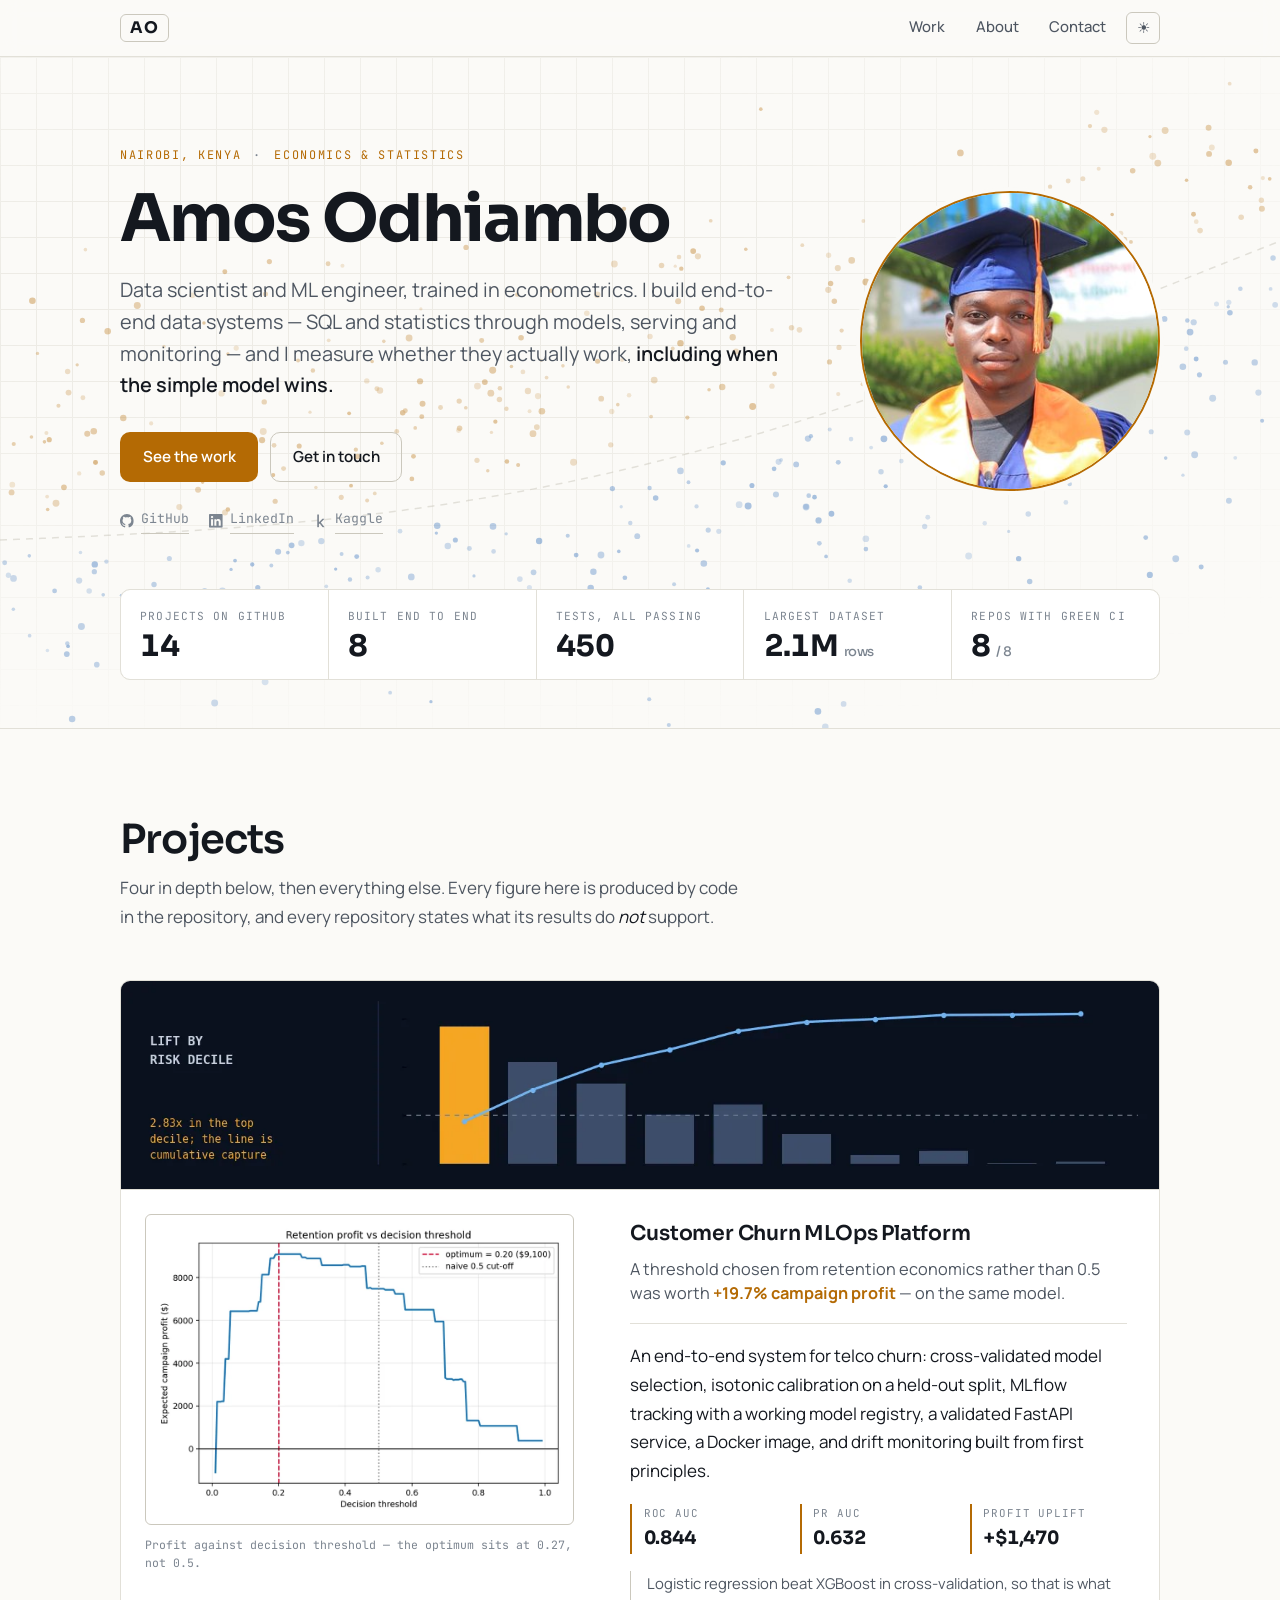
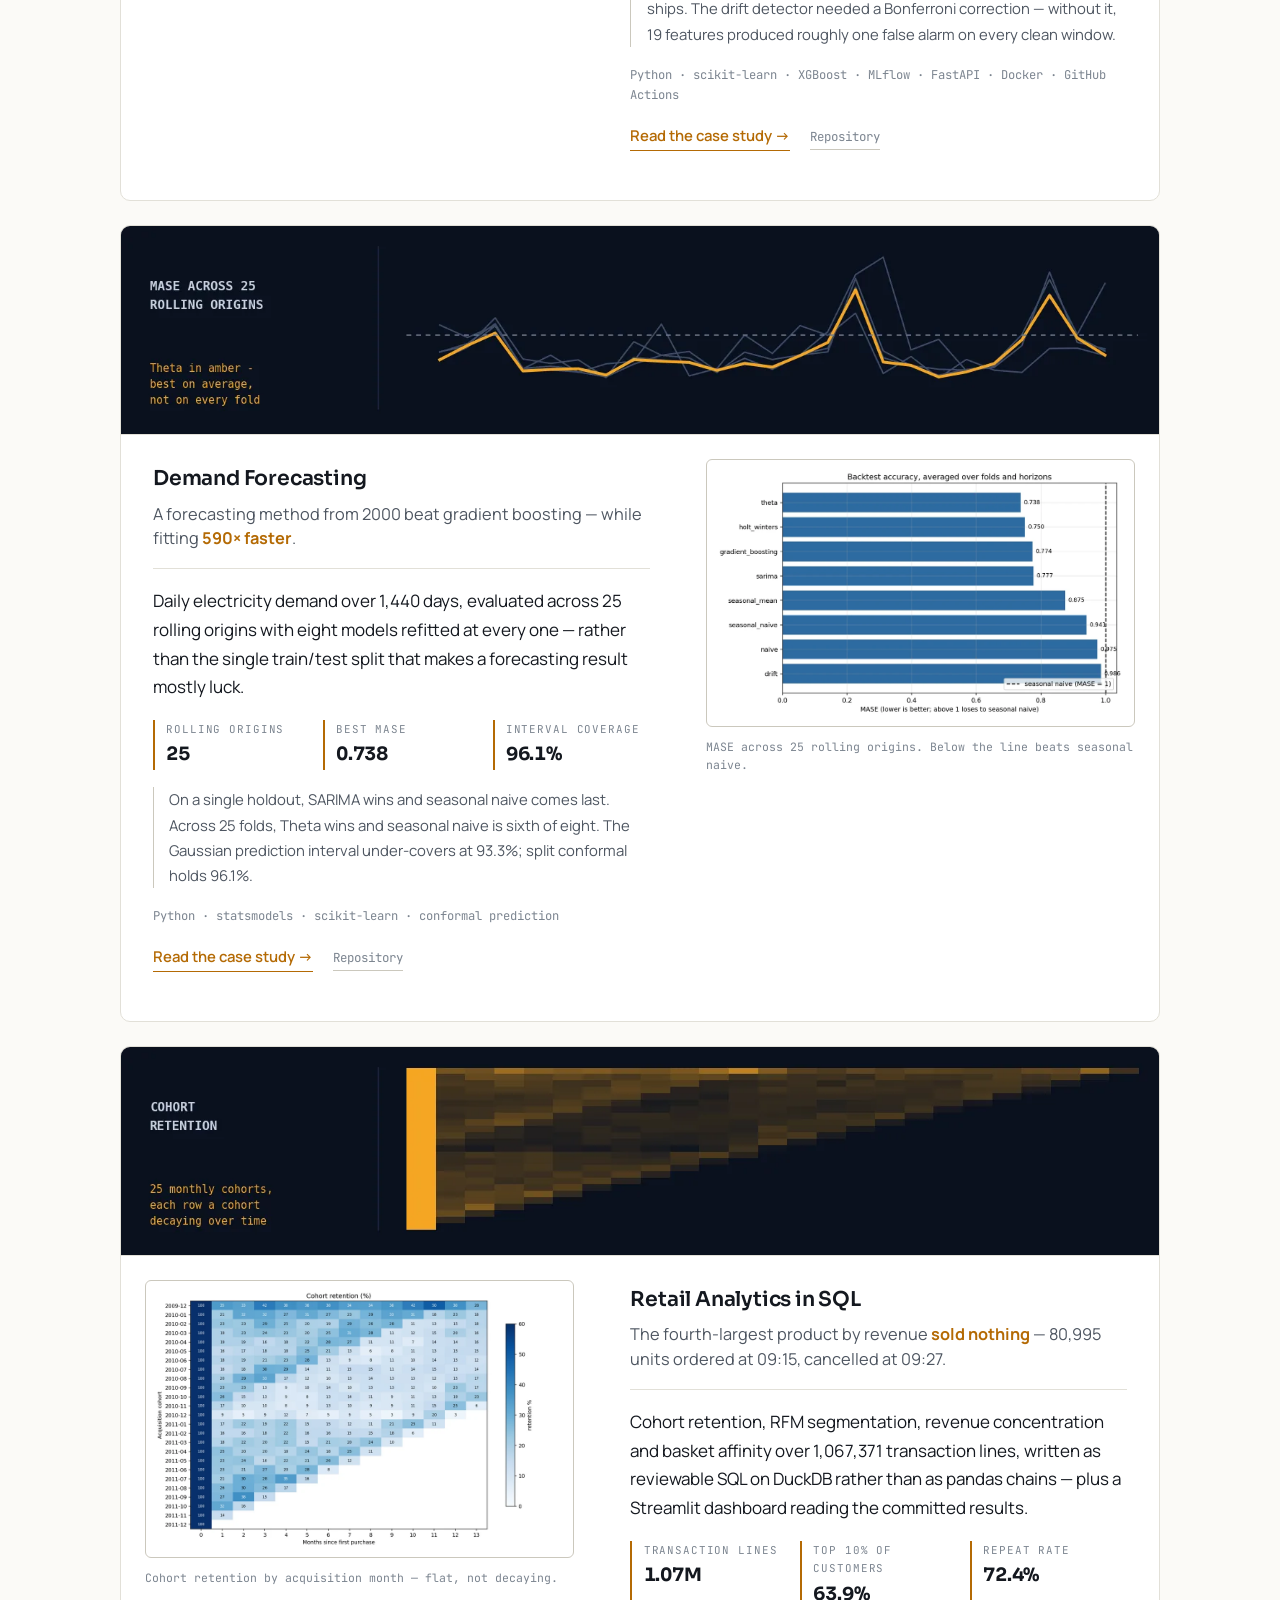
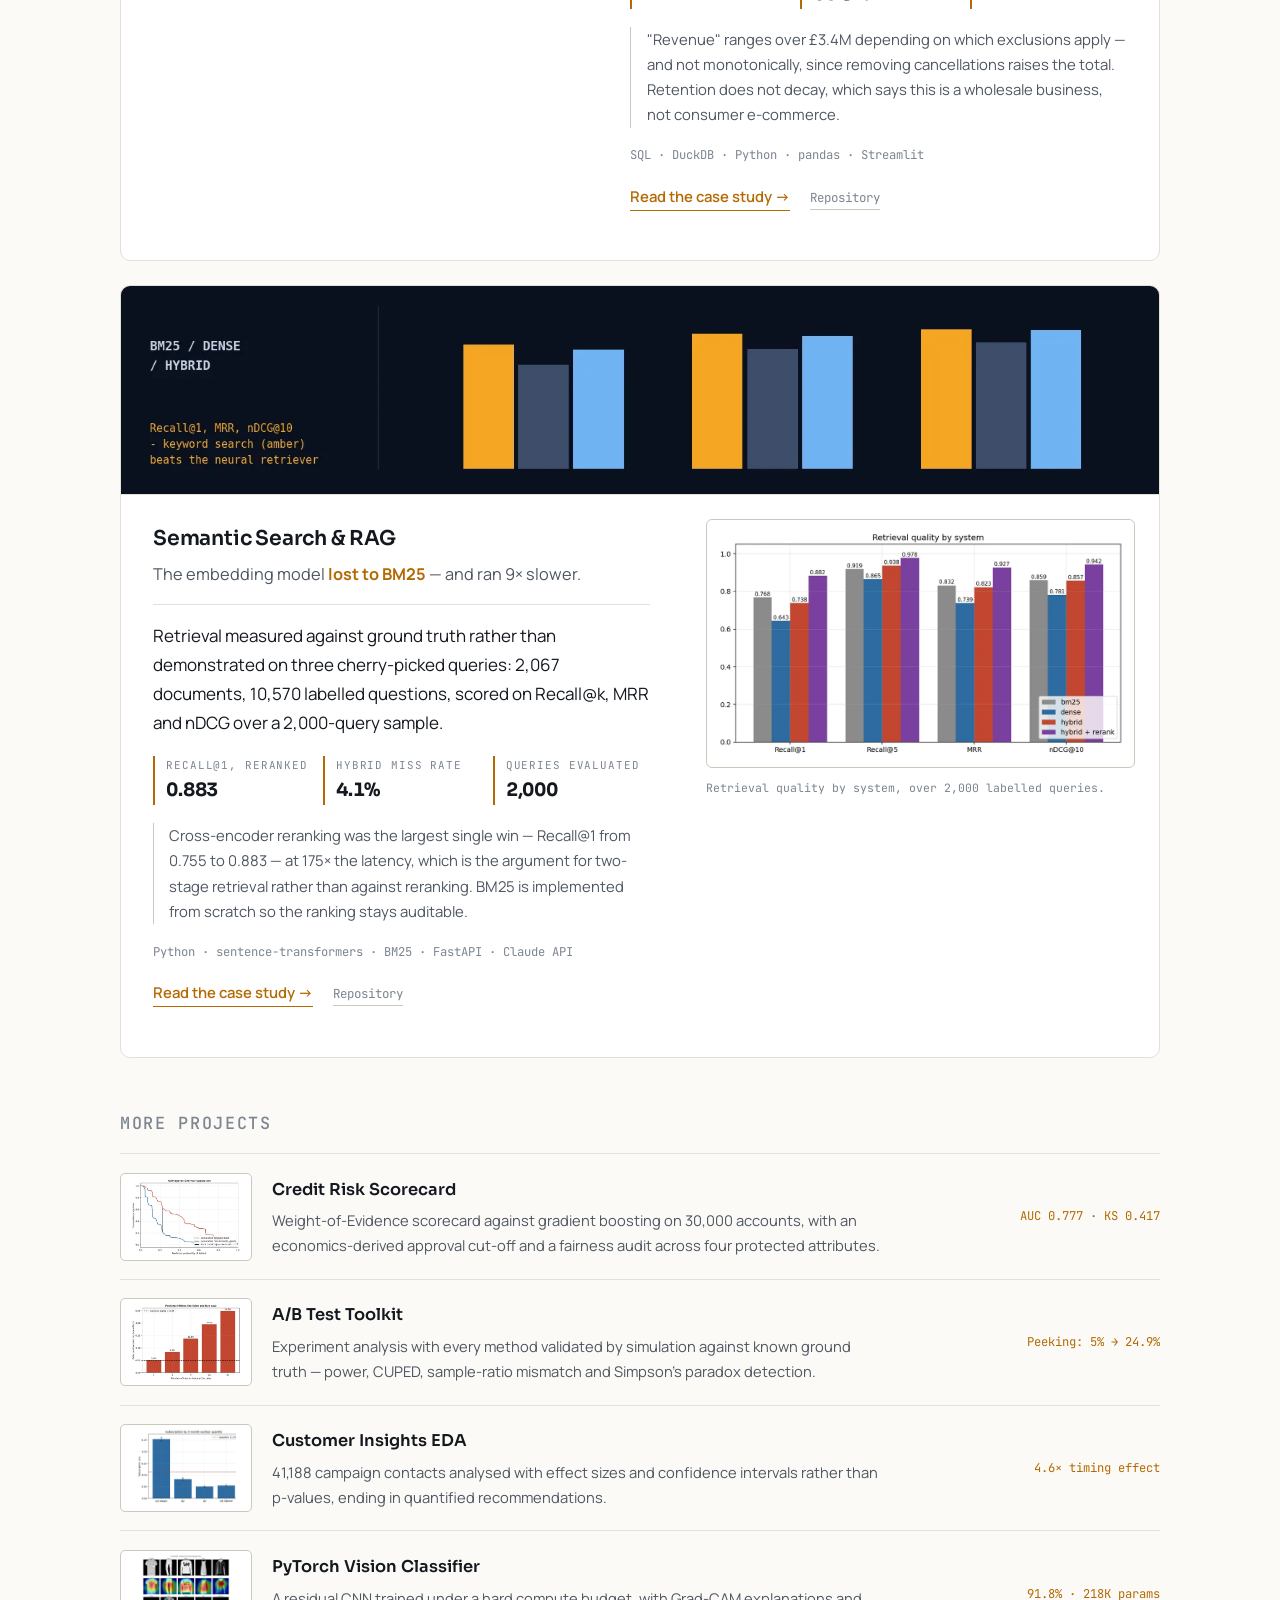
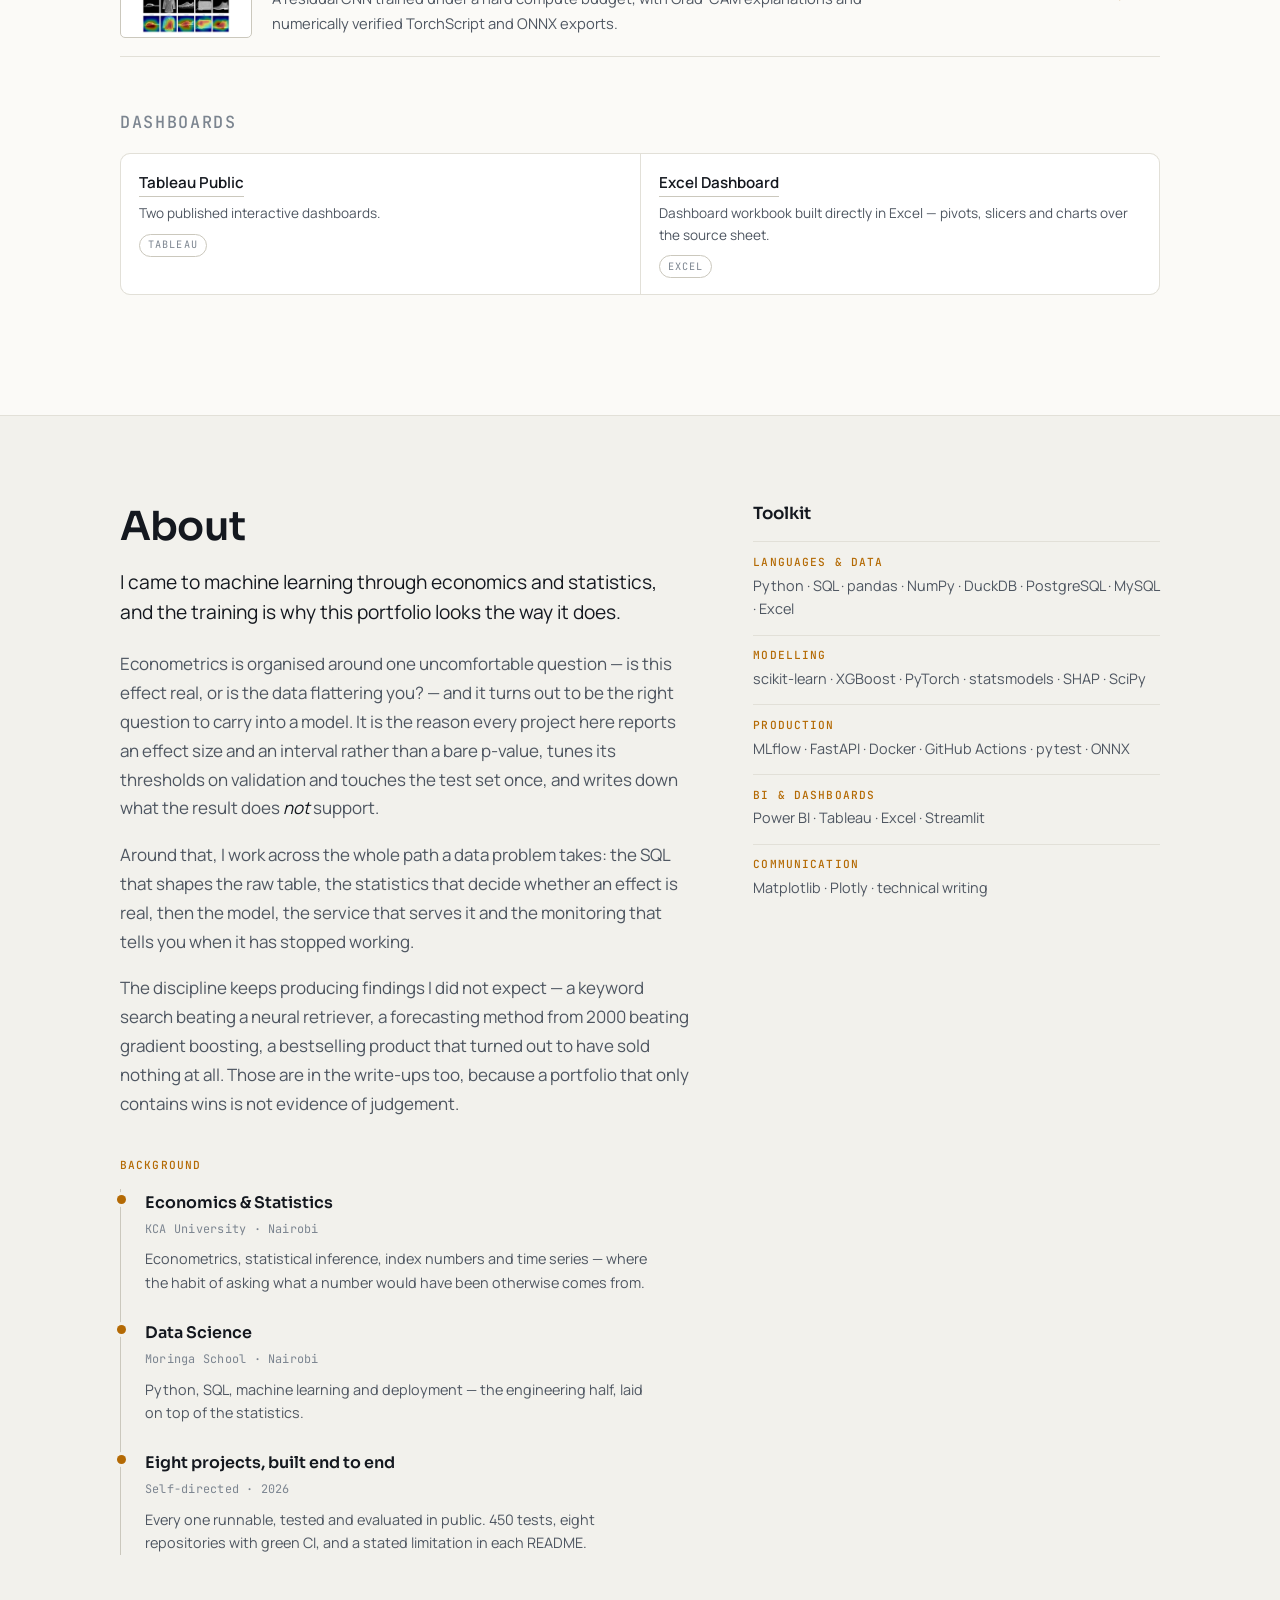
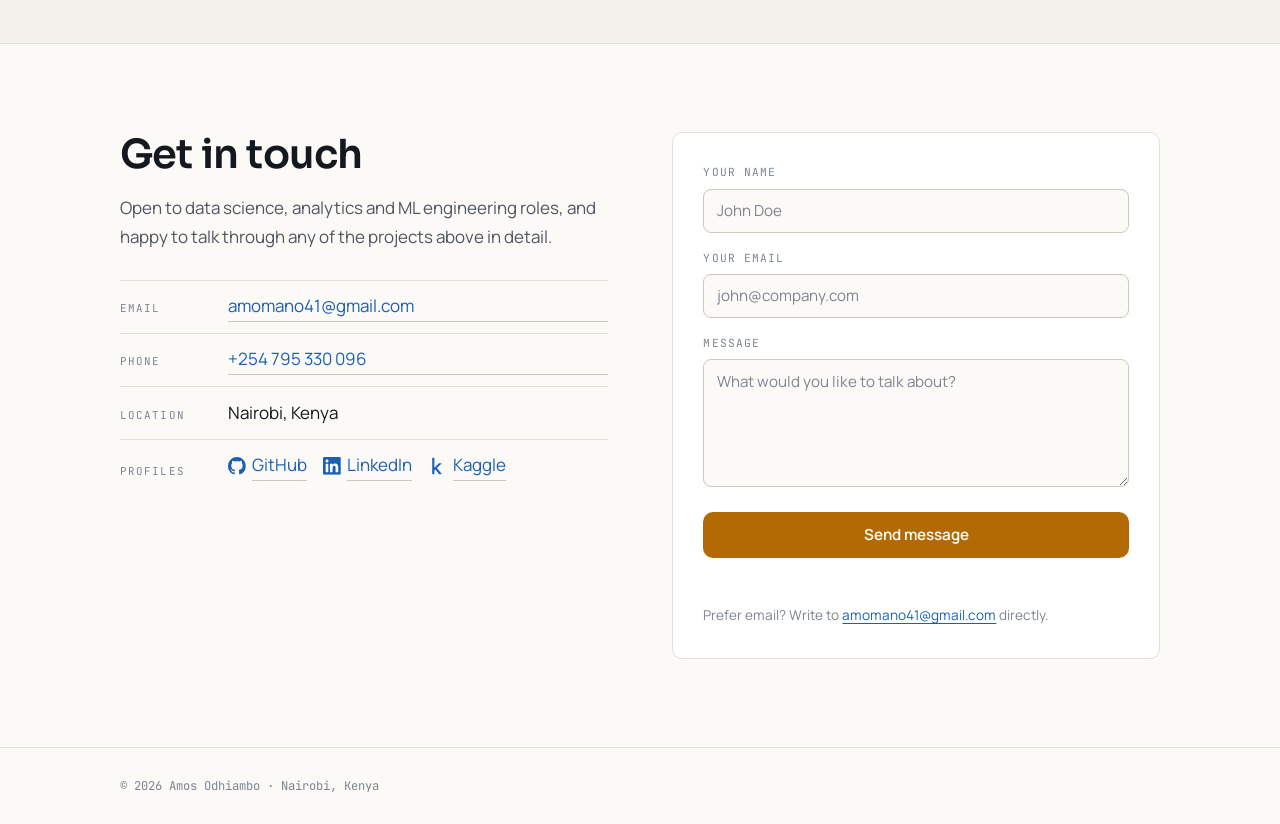
<file: index.html>
﻿<!DOCTYPE html>
<html lang="en">
<head>
<meta charset="utf-8">
<meta name="viewport" content="width=device-width, initial-scale=1">
<title>Amos Odhiambo — Data Scientist &amp; ML Engineer</title>
<meta name="description" content="Data scientist and ML engineer in Nairobi. I build end-to-end data systems — SQL and statistics through models, serving and monitoring — and measure whether they actually work.">

<meta property="og:title" content="Amos Odhiambo — Data Scientist &amp; ML Engineer">
<meta property="og:description" content="Economics and statistics through to production ML. Eight end-to-end projects, 450 tests, and a stated limitation in every write-up.">
<meta property="og:type" content="profile">
<meta property="og:url" content="https://manookello.github.io/">
<meta property="og:image" content="https://manookello.github.io/assets/og-card.png">
<meta property="og:image:width" content="1200">
<meta property="og:image:height" content="630">
<meta property="og:image:alt" content="Amos Odhiambo, data scientist and ML engineer, Nairobi. Eight projects, 450 tests passing, 8 of 8 repositories with green CI.">
<meta name="twitter:card" content="summary_large_image">

<script type="application/ld+json">
{
  "@context": "https://schema.org",
  "@type": "Person",
  "name": "Amos Odhiambo",
  "url": "https://manookello.github.io/",
  "image": "https://manookello.github.io/assets/og-card.png",
  "jobTitle": "Data Scientist and Machine Learning Engineer",
  "address": {
    "@type": "PostalAddress",
    "addressLocality": "Nairobi",
    "addressCountry": "KE"
  },
  "alumniOf": [
    {
      "@type": "CollegeOrUniversity",
      "name": "KCA University",
      "address": { "@type": "PostalAddress", "addressLocality": "Nairobi", "addressCountry": "KE" }
    },
    {
      "@type": "EducationalOrganization",
      "name": "Moringa School",
      "address": { "@type": "PostalAddress", "addressLocality": "Nairobi", "addressCountry": "KE" }
    }
  ],
  "hasCredential": {
    "@type": "EducationalOccupationalCredential",
    "credentialCategory": "degree",
    "name": "Economics and Statistics",
    "recognizedBy": { "@type": "CollegeOrUniversity", "name": "KCA University" }
  },
  "knowsAbout": [
    "Econometrics",
    "Statistical inference",
    "Machine learning",
    "MLOps",
    "SQL",
    "Time series forecasting",
    "Experimentation and A/B testing",
    "Credit risk modelling"
  ],
  "sameAs": [
    "https://github.com/manookello",
    "https://www.linkedin.com/in/amos-odhiambo-8313a0305/",
    "https://www.kaggle.com/amosokello451"
  ]
}
</script>

<link rel="icon" href="data:image/svg+xml,<svg xmlns='http://www.w3.org/2000/svg' viewBox='0 0 100 100'><rect width='100' height='100' rx='20' fill='%230b1220'/><text y='.9em' x='50%' text-anchor='middle' font-size='58' font-family='monospace' fill='%23f5a524'>A</text></svg>">

<link rel="preconnect" href="https://fonts.googleapis.com">
<link rel="preconnect" href="https://fonts.gstatic.com" crossorigin>
<link rel="stylesheet" href="https://fonts.googleapis.com/css2?family=JetBrains+Mono:wght@400;500&family=Manrope:wght@400;500;600&family=Sora:wght@500;600;700&display=swap">
<link rel="stylesheet" href="styles.css">
</head>
<body>

<!-- Brand marks, inlined so they take the link colour in both themes and cost no request. -->
<svg class="sprite" aria-hidden="true" focusable="false" xmlns="http://www.w3.org/2000/svg">
  <symbol id="i-github" viewBox="0 0 16 16">
    <path d="M8 0c4.42 0 8 3.58 8 8a8.013 8.013 0 0 1-5.45 7.59c-.4.08-.55-.17-.55-.38 0-.27.01-1.13.01-2.2 0-.75-.25-1.23-.54-1.48 1.78-.2 3.65-.88 3.65-3.95 0-.88-.31-1.59-.82-2.15.08-.2.36-1.02-.08-2.12 0 0-.67-.22-2.2.82-.64-.18-1.32-.27-2-.27-.68 0-1.36.09-2 .27-1.53-1.03-2.2-.82-2.2-.82-.44 1.1-.16 1.92-.08 2.12-.51.56-.82 1.28-.82 2.15 0 3.06 1.86 3.75 3.64 3.95-.23.2-.44.55-.51 1.07-.46.21-1.61.55-2.33-.66-.15-.24-.6-.83-1.23-.82-.67.01-.27.38.01.53.34.19.73.9.82 1.13.16.45.68 1.31 2.69.94 0 .67.01 1.3.01 1.49 0 .21-.15.45-.55.38A7.995 7.995 0 0 1 0 8c0-4.42 3.58-8 8-8Z"/>
  </symbol>
  <symbol id="i-linkedin" viewBox="0 0 24 24">
    <path d="M20.447 20.452h-3.554v-5.569c0-1.328-.027-3.037-1.852-3.037-1.853 0-2.136 1.445-2.136 2.939v5.667H9.351V9h3.414v1.561h.046c.477-.9 1.637-1.85 3.37-1.85 3.601 0 4.267 2.37 4.267 5.455v6.286zM5.337 7.433c-1.144 0-2.063-.926-2.063-2.065 0-1.138.92-2.063 2.063-2.063 1.14 0 2.064.925 2.064 2.063 0 1.139-.925 2.065-2.064 2.065zm1.782 13.019H3.555V9h3.564v11.452zM22.225 0H1.771C.792 0 0 .774 0 1.729v20.542C0 23.227.792 24 1.771 24h20.451C23.2 24 24 23.227 24 22.271V1.729C24 .774 23.2 0 22.222 0h.003z"/>
  </symbol>
  <!-- Kaggle's own "k" mark. simple-icons ships the wordmark, which is
       illegible at 1em; the box is padded so the letterform sits at the
       same optical height as the marks beside it. -->
  <symbol id="i-kaggle" viewBox="0 -1 24 26">
    <path d="M18.825 23.859c-.022.092-.117.141-.281.141h-3.139c-.187 0-.351-.082-.492-.248l-5.178-6.589-1.448 1.374v5.111c0 .235-.117.352-.351.352H5.505c-.236 0-.354-.117-.354-.352V.353c0-.234.118-.353.354-.353h2.431c.234 0 .351.119.351.353v14.343l6.203-6.272c.165-.165.33-.246.495-.246h3.239c.144 0 .236.06.285.18.046.149.034.255-.036.315l-6.555 6.344 6.836 8.507c.095.104.117.21.07.335Z"/>
  </symbol>
</svg>

<a class="skip" href="#main">Skip to content</a>

<header class="nav">
  <div class="nav-inner">
    <a class="nav-mark" href="#top" aria-label="Amos Odhiambo, home">AO</a>
    <nav aria-label="Primary">
      <a href="#work">Work</a>
      <a href="#about">About</a>
      <a href="#contact">Contact</a>
    </nav>
    <button id="theme-toggle" type="button" class="theme-toggle" aria-label="Switch to light theme">
      <span aria-hidden="true" data-icon>☾</span>
    </button>
  </div>
</header>

<main id="main">

  <!-- ============================ HERO ============================ -->
  <section class="hero" id="top">
    <!-- Drawn by script.js: a two-class scatter under a decision boundary.
         Decorative only; the section reads identically without it. -->
    <canvas class="hero-plot" id="hero-plot" aria-hidden="true"></canvas>

    <div class="shell hero-grid">
      <div class="hero-copy">
        <p class="eyebrow">Nairobi, Kenya <span class="eyebrow-sep">·</span> Economics &amp; Statistics</p>
        <h1>Amos Odhiambo</h1>
        <p class="lede">
          Data scientist and ML engineer, trained in econometrics. I build end-to-end data systems —
          SQL and statistics through models, serving and monitoring — and I measure whether they
          actually work, <em>including when the simple model wins.</em>
        </p>
        <div class="hero-actions">
          <a class="btn btn-primary" href="#work">See the work</a>
          <a class="btn btn-ghost" href="#contact">Get in touch</a>
        </div>
        <ul class="hero-links" aria-label="Profiles">
          <li><a href="https://github.com/manookello" target="_blank" rel="noopener">
            <svg class="icon" aria-hidden="true" focusable="false"><use href="#i-github"></use></svg>
            <span>GitHub</span></a></li>
          <li><a href="https://www.linkedin.com/in/amos-odhiambo-8313a0305/" target="_blank" rel="noopener">
            <svg class="icon" aria-hidden="true" focusable="false"><use href="#i-linkedin"></use></svg>
            <span>LinkedIn</span></a></li>
          <li><a href="https://www.kaggle.com/amosokello451" target="_blank" rel="noopener">
            <svg class="icon" aria-hidden="true" focusable="false"><use href="#i-kaggle"></use></svg>
            <span>Kaggle</span></a></li>
        </ul>
      </div>

      <figure class="hero-photo">
        <img src="assets/amos-640.jpg"
             srcset="assets/amos-320.jpg 320w, assets/amos-640.jpg 640w"
             sizes="(max-width: 780px) 190px, 300px"
             width="640" height="640"
             alt="Amos Odhiambo" fetchpriority="high">
      </figure>
    </div>

    <div class="shell">
      <dl class="stats" aria-label="At a glance">
        <div class="stat"><dt>Projects on GitHub</dt><dd>14</dd></div>
        <div class="stat"><dt>Built end to end</dt><dd>8</dd></div>
        <div class="stat"><dt>Tests, all passing</dt><dd>450</dd></div>
        <div class="stat"><dt>Largest dataset</dt><dd>2.1M<span class="unit">rows</span></dd></div>
        <div class="stat"><dt>Repos with green CI</dt><dd>8<span class="unit">/ 8</span></dd></div>
      </dl>
    </div>
  </section>

  <!-- ============================ WORK ============================ -->
  <section class="band" id="work">
    <div class="shell">
      <div class="section-head">
        <h2>Projects</h2>
        <p>Four in depth below, then everything else. Every figure here is produced by code in the
          repository, and every repository states what its results do <em>not</em> support.</p>
      </div>

      <div class="cases">

        <article class="case">
          <figure class="case-banner">
            <img src="assets/banners/churn.webp" width="1440" height="288" loading="lazy"
                 alt="Lift by risk decile: the riskiest decile churns at 2.83 times the base rate, with cumulative capture rising across the deciles.">
          </figure>
          <figure class="case-media">
            <img src="assets/figures/churn-profit.webp" width="1000" height="714" loading="lazy"
                 alt="Expected campaign profit plotted against the decision threshold, with the profit-maximising cut-off at 0.27 marked against the naive 0.5.">
            <figcaption>Profit against decision threshold — the optimum sits at 0.27, not 0.5.</figcaption>
          </figure>
          <div class="case-body">
            <h3>Customer Churn MLOps Platform</h3>
            <p class="case-finding">A threshold chosen from retention economics rather than 0.5 was worth
              <strong>+19.7% campaign profit</strong> — on the same model.</p>
            <p>An end-to-end system for telco churn: cross-validated model selection, isotonic calibration
              on a held-out split, MLflow tracking with a working model registry, a validated FastAPI
              service, a Docker image, and drift monitoring built from first principles.</p>
            <ul class="metrics">
              <li><span>ROC AUC</span><b>0.844</b></li>
              <li><span>PR AUC</span><b>0.632</b></li>
              <li><span>Profit uplift</span><b>+$1,470</b></li>
            </ul>
            <p class="aside">Logistic regression beat XGBoost in cross-validation, so that is what ships.
              The drift detector needed a Bonferroni correction — without it, 19 features produced roughly
              one false alarm on every clean window.</p>
            <p class="stack">Python · scikit-learn · XGBoost · MLflow · FastAPI · Docker · GitHub Actions</p>
            <p class="case-links"><a class="case-link" href="work/churn-mlops/">Read the case study</a><a class="case-repo" href="https://github.com/manookello/mlops-churn-platform" target="_blank" rel="noopener">Repository</a></p>
          </div>
        </article>

        <article class="case">
          <figure class="case-banner">
            <img src="assets/banners/forecast.webp" width="1440" height="288" loading="lazy"
                 alt="MASE across 25 rolling origins for five forecasting models, with Theta highlighted as best on average but not on every fold.">
          </figure>
          <figure class="case-media">
            <img src="assets/figures/forecast-models.webp" width="1000" height="611" loading="lazy"
                 alt="MASE by model across 25 rolling origins, with Theta lowest and the naive baselines above the seasonal naive benchmark line.">
            <figcaption>MASE across 25 rolling origins. Below the line beats seasonal naive.</figcaption>
          </figure>
          <div class="case-body">
            <h3>Demand Forecasting</h3>
            <p class="case-finding">A forecasting method from 2000 beat gradient boosting — while fitting
              <strong>590× faster</strong>.</p>
            <p>Daily electricity demand over 1,440 days, evaluated across 25 rolling origins with eight
              models refitted at every one — rather than the single train/test split that makes a
              forecasting result mostly luck.</p>
            <ul class="metrics">
              <li><span>Rolling origins</span><b>25</b></li>
              <li><span>Best MASE</span><b>0.738</b></li>
              <li><span>Interval coverage</span><b>96.1%</b></li>
            </ul>
            <p class="aside">On a single holdout, SARIMA wins and seasonal naive comes last. Across 25 folds,
              Theta wins and seasonal naive is sixth of eight. The Gaussian prediction interval under-covers
              at 93.3%; split conformal holds 96.1%.</p>
            <p class="stack">Python · statsmodels · scikit-learn · conformal prediction</p>
            <p class="case-links"><a class="case-link" href="work/demand-forecasting/">Read the case study</a><a class="case-repo" href="https://github.com/manookello/demand-forecasting" target="_blank" rel="noopener">Repository</a></p>
          </div>
        </article>

        <article class="case">
          <figure class="case-banner">
            <img src="assets/banners/retail.webp" width="1440" height="288" loading="lazy"
                 alt="Cohort retention heatmap: 25 monthly cohorts, each decaying across the months that follow acquisition.">
          </figure>
          <figure class="case-media">
            <img src="assets/figures/retail-cohorts.webp" width="1000" height="636" loading="lazy"
                 alt="Cohort retention heatmap: 25 monthly acquisition cohorts down the side, months since first purchase across the top, retention percentage in each cell.">
            <figcaption>Cohort retention by acquisition month — flat, not decaying.</figcaption>
          </figure>
          <div class="case-body">
            <h3>Retail Analytics in SQL</h3>
            <p class="case-finding">The fourth-largest product by revenue <strong>sold nothing</strong> —
              80,995 units ordered at 09:15, cancelled at 09:27.</p>
            <p>Cohort retention, RFM segmentation, revenue concentration and basket affinity over 1,067,371
              transaction lines, written as reviewable SQL on DuckDB rather than as pandas chains — plus a
              Streamlit dashboard reading the committed results.</p>
            <ul class="metrics">
              <li><span>Transaction lines</span><b>1.07M</b></li>
              <li><span>Top 10% of customers</span><b>63.9%</b></li>
              <li><span>Repeat rate</span><b>72.4%</b></li>
            </ul>
            <p class="aside">"Revenue" ranges over £3.4M depending on which exclusions apply — and not
              monotonically, since removing cancellations raises the total. Retention does not decay, which
              says this is a wholesale business, not consumer e-commerce.</p>
            <p class="stack">SQL · DuckDB · Python · pandas · Streamlit</p>
            <p class="case-links"><a class="case-link" href="work/retail-analytics/">Read the case study</a><a class="case-repo" href="https://github.com/manookello/retail-analytics-sql" target="_blank" rel="noopener">Repository</a></p>
          </div>
        </article>

        <article class="case">
          <figure class="case-banner">
            <img src="assets/banners/rag.webp" width="1440" height="288" loading="lazy"
                 alt="Recall@1, MRR and nDCG@10 for BM25, dense and hybrid retrieval, with keyword search ahead of the neural retriever on Recall@1.">
          </figure>
          <figure class="case-media">
            <img src="assets/figures/rag-metrics.webp" width="1000" height="565" loading="lazy"
                 alt="Recall, MRR and nDCG compared across BM25, dense retrieval, hybrid fusion and hybrid with reranking.">
            <figcaption>Retrieval quality by system, over 2,000 labelled queries.</figcaption>
          </figure>
          <div class="case-body">
            <h3>Semantic Search &amp; RAG</h3>
            <p class="case-finding">The embedding model <strong>lost to BM25</strong> — and ran 9× slower.</p>
            <p>Retrieval measured against ground truth rather than demonstrated on three cherry-picked
              queries: 2,067 documents, 10,570 labelled questions, scored on Recall@k, MRR and nDCG over a
              2,000-query sample.</p>
            <ul class="metrics">
              <li><span>Recall@1, reranked</span><b>0.883</b></li>
              <li><span>Hybrid miss rate</span><b>4.1%</b></li>
              <li><span>Queries evaluated</span><b>2,000</b></li>
            </ul>
            <p class="aside">Cross-encoder reranking was the largest single win — Recall@1 from 0.755 to
              0.883 — at 175× the latency, which is the argument for two-stage retrieval rather than
              against reranking. BM25 is implemented from scratch so the ranking stays auditable.</p>
            <p class="stack">Python · sentence-transformers · BM25 · FastAPI · Claude API</p>
            <p class="case-links"><a class="case-link" href="work/semantic-search/">Read the case study</a><a class="case-repo" href="https://github.com/manookello/semantic-search-rag" target="_blank" rel="noopener">Repository</a></p>
          </div>
        </article>

      </div>

      <!-- ---------- everything else ---------- -->
      <h3 class="subhead">More projects</h3>
      <ul class="more">
        <li>
          <img class="more-thumb" src="assets/figures/credit-ks.webp" width="420" height="300" loading="lazy"
               alt="Kolmogorov-Smirnov separation curve for the credit scorecard.">
          <div><a href="work/credit-scorecard/">Credit Risk Scorecard</a>
            <p>Weight-of-Evidence scorecard against gradient boosting on 30,000 accounts, with an
              economics-derived approval cut-off and a fairness audit across four protected attributes.</p></div>
          <span class="more-metric">AUC 0.777 · KS 0.417</span>
        </li>
        <li>
          <img class="more-thumb" src="assets/figures/abtest-peeking.webp" width="420" height="300" loading="lazy"
               alt="False positive rate rising with the number of interim looks at an A/B test.">
          <div><a href="work/ab-testing/">A/B Test Toolkit</a>
            <p>Experiment analysis with every method validated by simulation against known ground truth —
              power, CUPED, sample-ratio mismatch and Simpson's paradox detection.</p></div>
          <span class="more-metric">Peeking: 5% → 24.9%</span>
        </li>
        <li>
          <img class="more-thumb" src="assets/figures/eda-macro.webp" width="460" height="367" loading="lazy"
               alt="Term deposit subscription rate by euribor quartile, far above baseline in the lowest quartile.">
          <div><a href="work/customer-insights/">Customer Insights EDA</a>
            <p>41,188 campaign contacts analysed with effect sizes and confidence intervals rather than
              p-values, ending in quantified recommendations.</p></div>
          <span class="more-metric">4.6× timing effect</span>
        </li>
        <li>
          <img class="more-thumb" src="assets/figures/vision-gradcam.webp" width="420" height="384" loading="lazy"
               alt="Grad-CAM heatmaps overlaid on FashionMNIST garments, showing which pixels drove each prediction.">
          <div><a href="work/vision-classifier/">PyTorch Vision Classifier</a>
            <p>A residual CNN trained under a hard compute budget, with Grad-CAM explanations and
              numerically verified TorchScript and ONNX exports.</p></div>
          <span class="more-metric">91.8% · 218K params</span>
        </li>
      </ul>

      <!-- ---------- dashboards ---------- -->
      <h3 class="subhead">Dashboards</h3>
      <ul class="earlier">
        <li>
          <a href="https://public.tableau.com/app/profile/amos.odhiambo3011/vizzes" target="_blank" rel="noopener">Tableau Public</a>
          <p>Two published interactive dashboards.</p>
          <span class="tag">Tableau</span>
        </li>
        <li>
          <a href="https://github.com/manookello/Excel-Dashboard-Project" target="_blank" rel="noopener">Excel Dashboard</a>
          <p>Dashboard workbook built directly in Excel — pivots, slicers and charts over the source sheet.</p>
          <span class="tag">Excel</span>
        </li>
      </ul>
    </div>
  </section>

  <!-- ============================ ABOUT ============================ -->
  <section class="band band-alt" id="about">
    <div class="shell about-grid">
      <div>
        <h2>About</h2>
        <p class="about-lede">I came to machine learning through economics and statistics, and the
          training is why this portfolio looks the way it does.</p>
        <p>Econometrics is organised around one uncomfortable question — is this effect real, or is the
          data flattering you? — and it turns out to be the right question to carry into a model. It is
          the reason every project here reports an effect size and an interval rather than a bare
          p-value, tunes its thresholds on validation and touches the test set once, and writes down
          what the result does <em>not</em> support.</p>
        <p>Around that, I work across the whole path a data problem takes: the SQL that shapes the raw
          table, the statistics that decide whether an effect is real, then the model, the service that
          serves it and the monitoring that tells you when it has stopped working.</p>
        <p>The discipline keeps producing findings I did not expect — a keyword search beating a neural
          retriever, a forecasting method from 2000 beating gradient boosting, a bestselling product that
          turned out to have sold nothing at all. Those are in the write-ups too, because a portfolio
          that only contains wins is not evidence of judgement.</p>

        <div class="credentials">
          <h3>Background</h3>
          <!-- TODO: add the years to the degree entry once confirmed. -->
          <ol class="cred-list">
            <li class="cred-item">
              <p class="cred-title">Economics &amp; Statistics</p>
              <p class="cred-org">KCA University · Nairobi</p>
              <p class="cred-note">Econometrics, statistical inference, index numbers and time series —
                where the habit of asking what a number would have been otherwise comes from.</p>
            </li>
            <li class="cred-item">
              <p class="cred-title">Data Science</p>
              <p class="cred-org">Moringa School · Nairobi</p>
              <p class="cred-note">Python, SQL, machine learning and deployment — the engineering half,
                laid on top of the statistics.</p>
            </li>
            <li class="cred-item">
              <p class="cred-title">Eight projects, built end to end</p>
              <p class="cred-org">Self-directed · 2026</p>
              <p class="cred-note">Every one runnable, tested and evaluated in public. 450 tests, eight
                repositories with green CI, and a stated limitation in each README.</p>
            </li>
          </ol>
        </div>
      </div>

      <div class="skills">
        <h3>Toolkit</h3>
        <div class="skill-group">
          <h4>Languages &amp; data</h4>
          <p>Python · SQL · pandas · NumPy · DuckDB · PostgreSQL · MySQL · Excel</p>
        </div>
        <div class="skill-group">
          <h4>Modelling</h4>
          <p>scikit-learn · XGBoost · PyTorch · statsmodels · SHAP · SciPy</p>
        </div>
        <div class="skill-group">
          <h4>Production</h4>
          <p>MLflow · FastAPI · Docker · GitHub Actions · pytest · ONNX</p>
        </div>
        <div class="skill-group">
          <h4>BI &amp; dashboards</h4>
          <p>Power BI · Tableau · Excel · Streamlit</p>
        </div>
        <div class="skill-group">
          <h4>Communication</h4>
          <p>Matplotlib · Plotly · technical writing</p>
        </div>
      </div>
    </div>
  </section>

  <!-- ============================ CONTACT ============================ -->
  <section class="band" id="contact">
    <div class="shell contact-grid">
      <div>
        <h2>Get in touch</h2>
        <p>Open to data science, analytics and ML engineering roles, and happy to talk through any of the
          projects above in detail.</p>

        <ul class="contact-list">
          <li>
            <span class="contact-label">Email</span>
            <a href="mailto:amomano41@gmail.com">amomano41@gmail.com</a>
          </li>
          <li>
            <span class="contact-label">Phone</span>
            <a href="tel:+254795330096">+254 795 330 096</a>
          </li>
          <li>
            <span class="contact-label">Location</span>
            <span>Nairobi, Kenya</span>
          </li>
          <li>
            <span class="contact-label">Profiles</span>
            <span class="contact-profiles">
              <a href="https://github.com/manookello" target="_blank" rel="noopener">
                <svg class="icon" aria-hidden="true" focusable="false"><use href="#i-github"></use></svg>
                <span>GitHub</span></a>
              <a href="https://www.linkedin.com/in/amos-odhiambo-8313a0305/" target="_blank" rel="noopener">
                <svg class="icon" aria-hidden="true" focusable="false"><use href="#i-linkedin"></use></svg>
                <span>LinkedIn</span></a>
              <a href="https://www.kaggle.com/amosokello451" target="_blank" rel="noopener">
                <svg class="icon" aria-hidden="true" focusable="false"><use href="#i-kaggle"></use></svg>
                <span>Kaggle</span></a>
            </span>
          </li>
        </ul>
      </div>

      <form id="contact-form" class="form" novalidate>
        <!-- Web3Forms delivers the message to amomano41@gmail.com. This key is
             public by design: it only authorises delivery to the verified
             address, so it cannot be used to send mail anywhere else. -->
        <input type="hidden" name="access_key" value="2a07810e-1dc0-400d-a2a6-6e00e7d7375a">
        <input type="hidden" name="subject" value="New message from your portfolio">
        <input type="hidden" name="from_name" value="manookello.github.io">
        <!-- Honeypot: hidden from people, filled in by bots. -->
        <input type="checkbox" name="botcheck" tabindex="-1" autocomplete="off" class="honeypot">

        <div class="field">
          <label for="name">Your name</label>
          <input id="name" name="name" type="text" required autocomplete="name" placeholder="John Doe">
        </div>
        <div class="field">
          <label for="email">Your email</label>
          <input id="email" name="email" type="email" required autocomplete="email" placeholder="john@company.com">
        </div>
        <div class="field">
          <label for="message">Message</label>
          <textarea id="message" name="message" rows="5" required placeholder="What would you like to talk about?"></textarea>
        </div>

        <button type="submit" class="btn btn-primary btn-block" id="submit-btn">Send message</button>
        <p class="form-status" id="form-status" role="status" aria-live="polite"></p>
        <p class="form-fallback">Prefer email? Write to
          <a href="mailto:amomano41@gmail.com">amomano41@gmail.com</a> directly.</p>
      </form>
    </div>
  </section>

</main>

<footer class="footer">
  <div class="shell footer-inner">
    <p>© <span id="year">2026</span> Amos Odhiambo · Nairobi, Kenya</p>
  </div>

  <!-- No credits block: the four banner photographs were swapped to CC0 and
       public-domain sources, which carry no attribution requirement. -->
</footer>

<script src="script.js"></script>
</body>
</html>
</file>
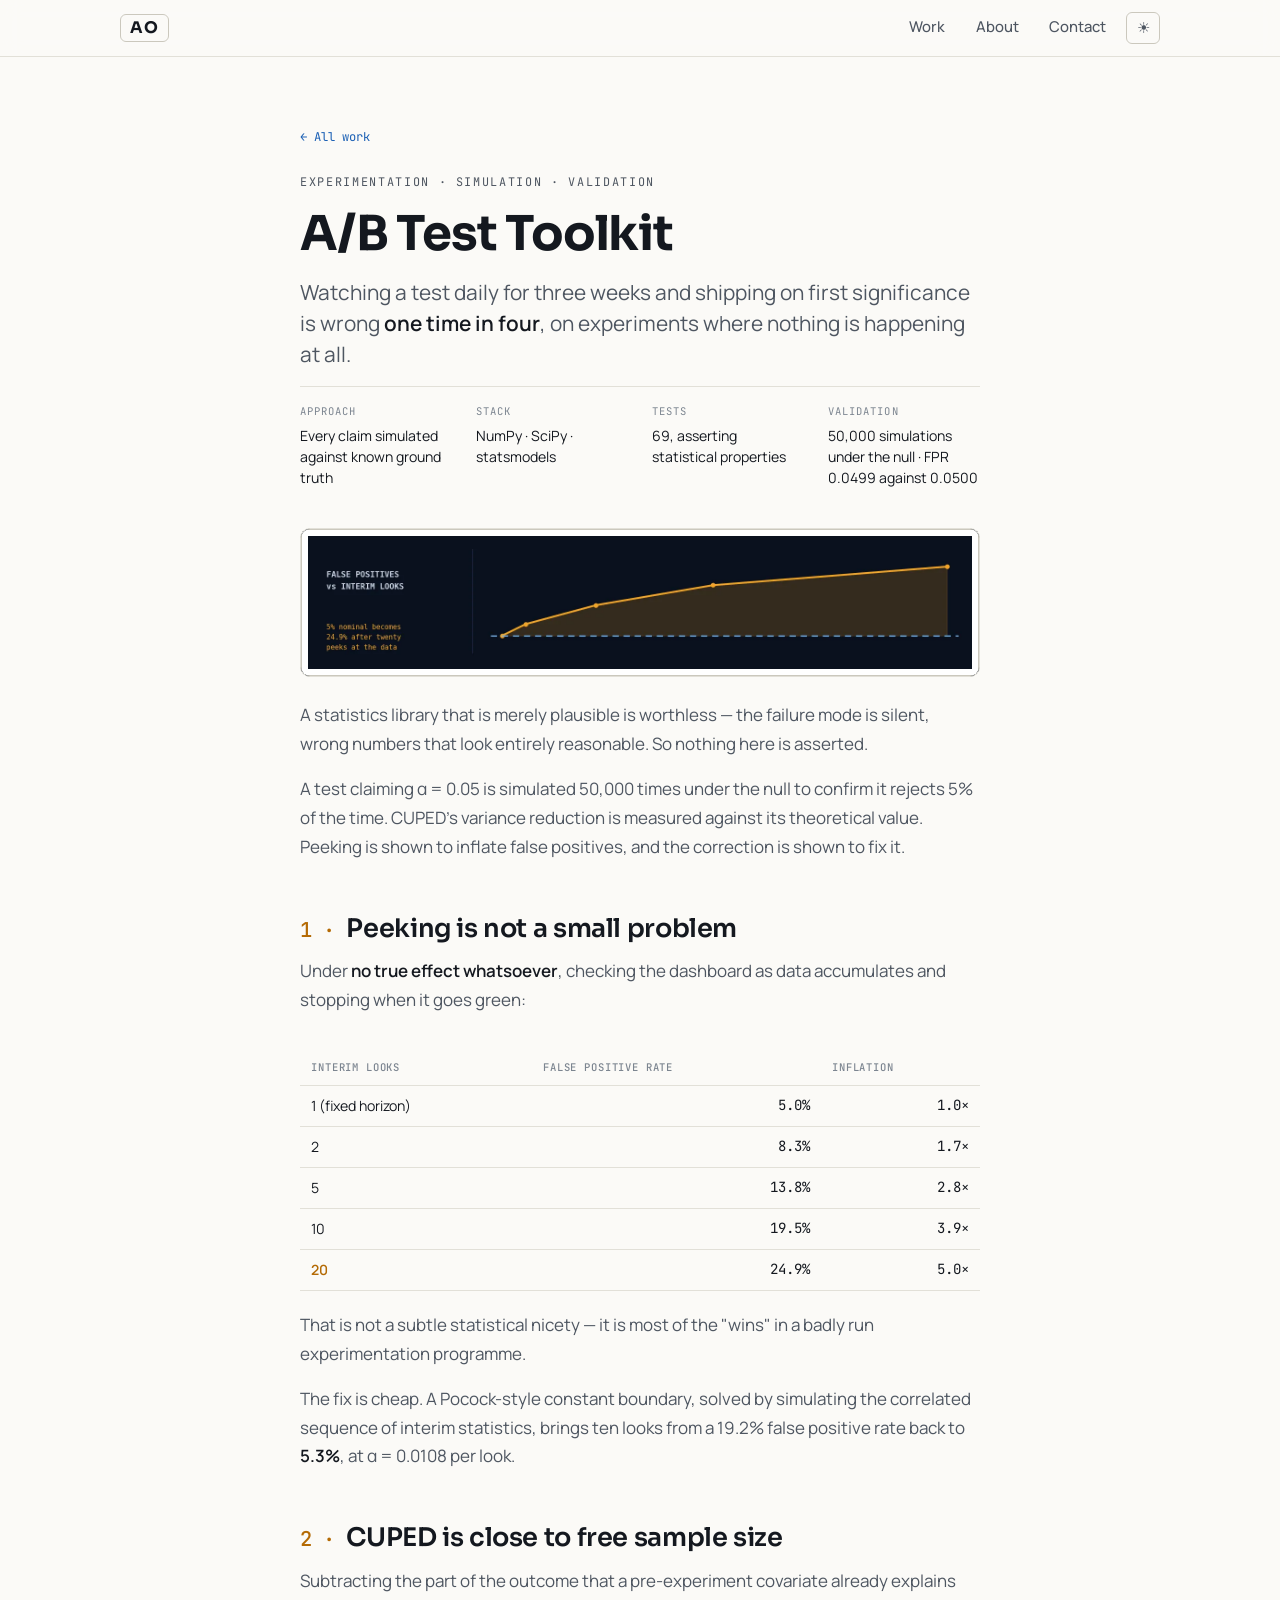
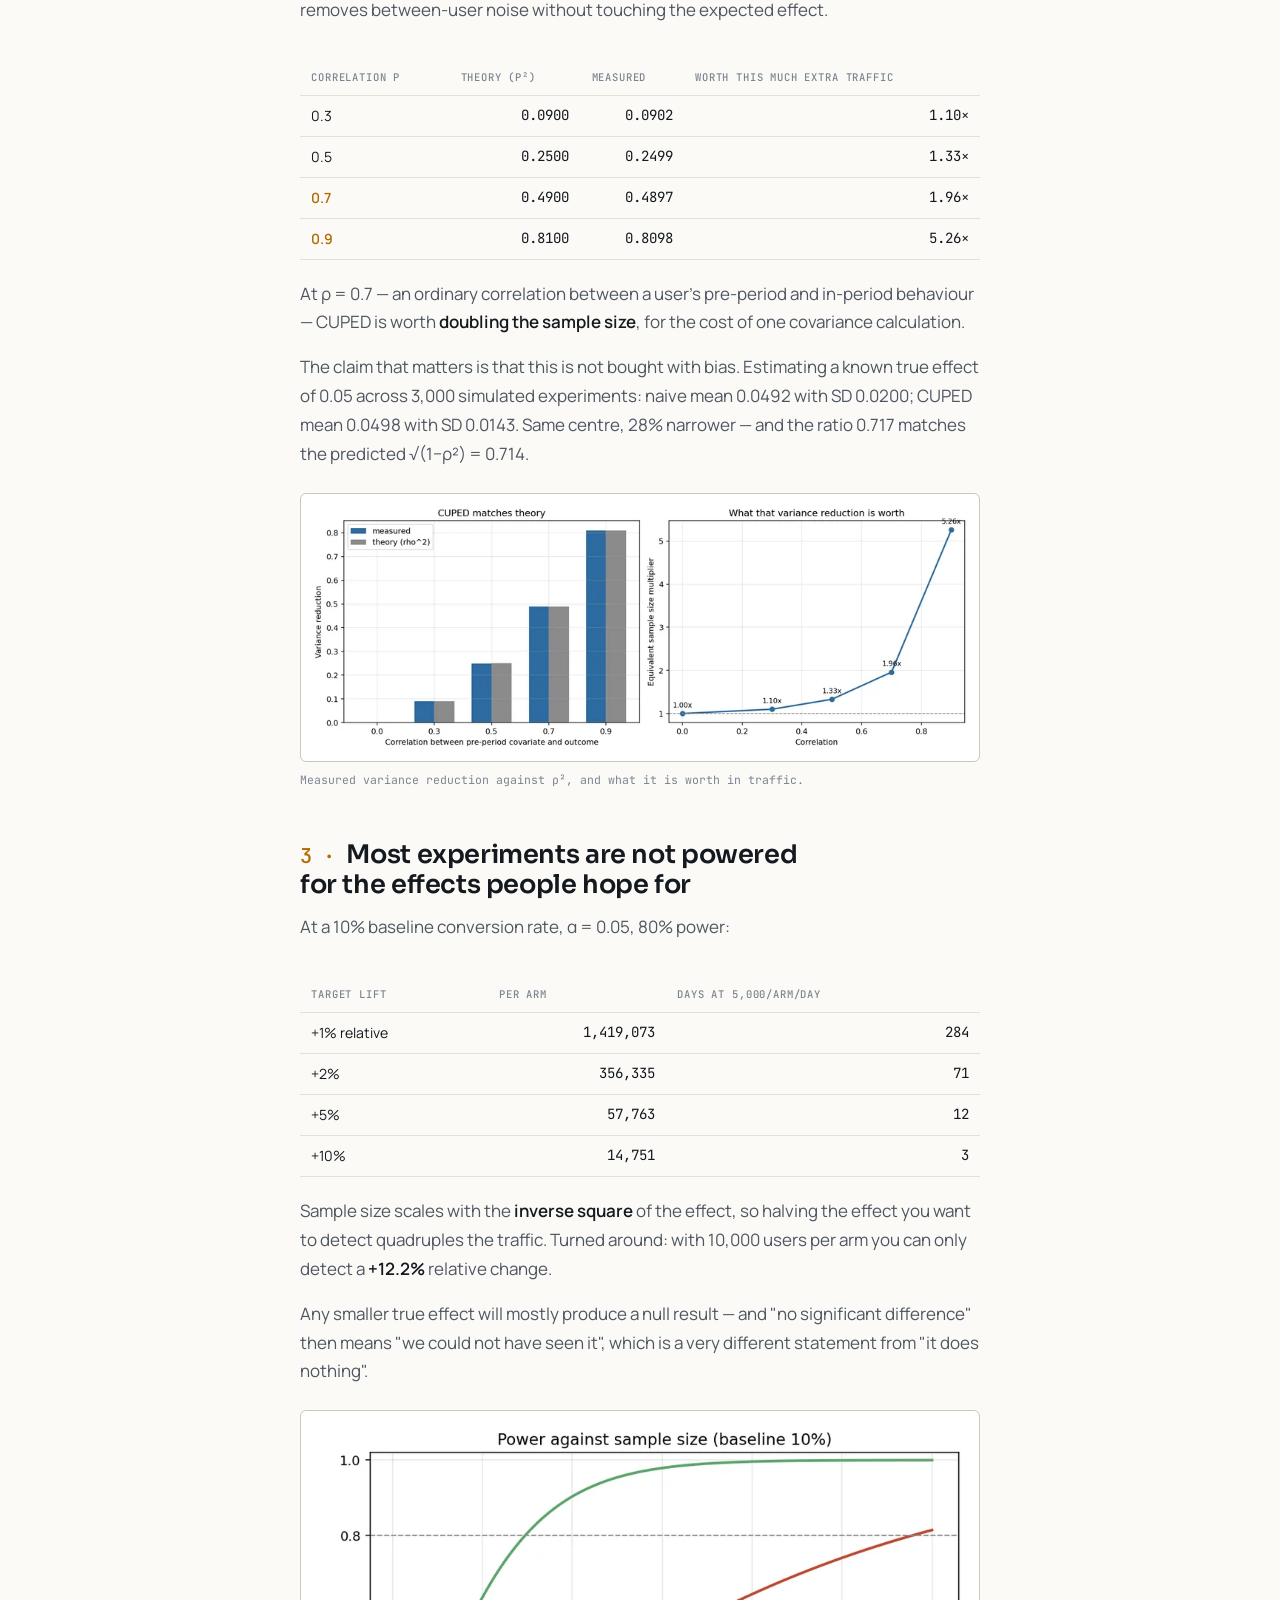
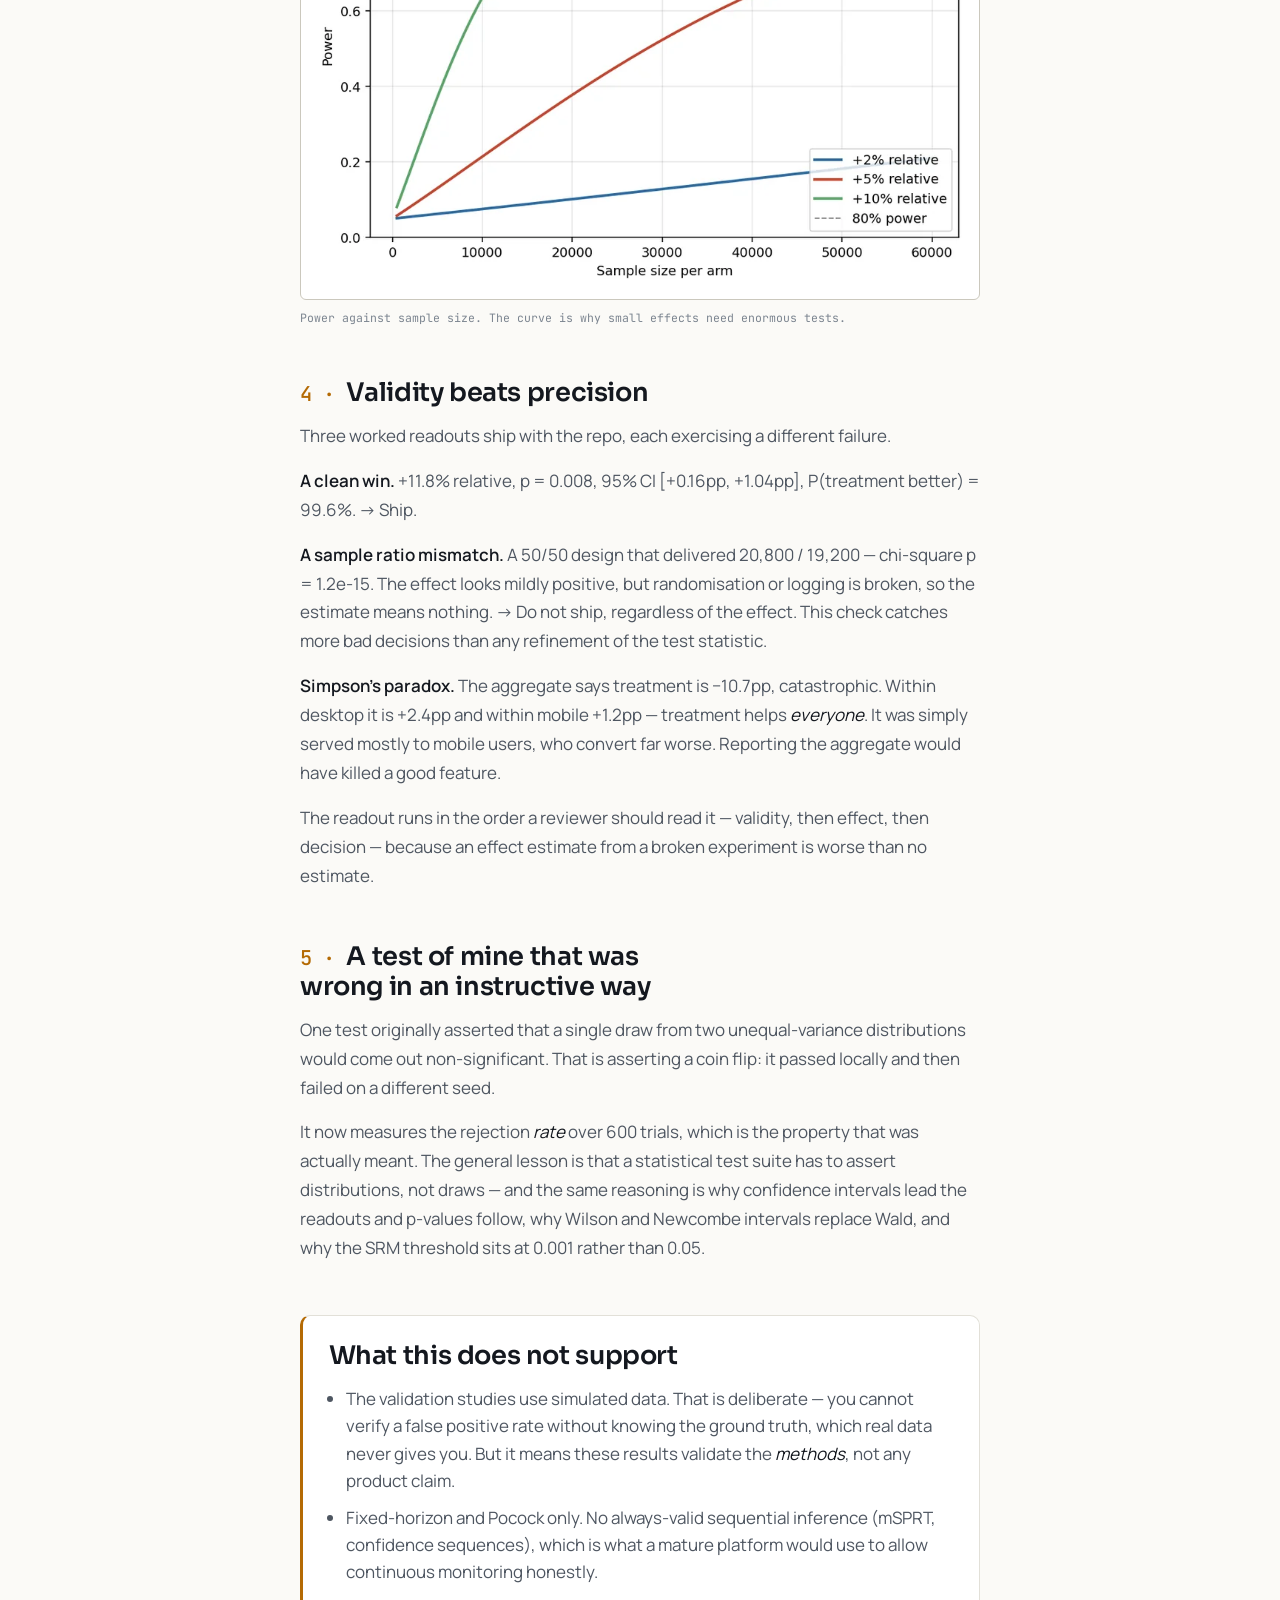
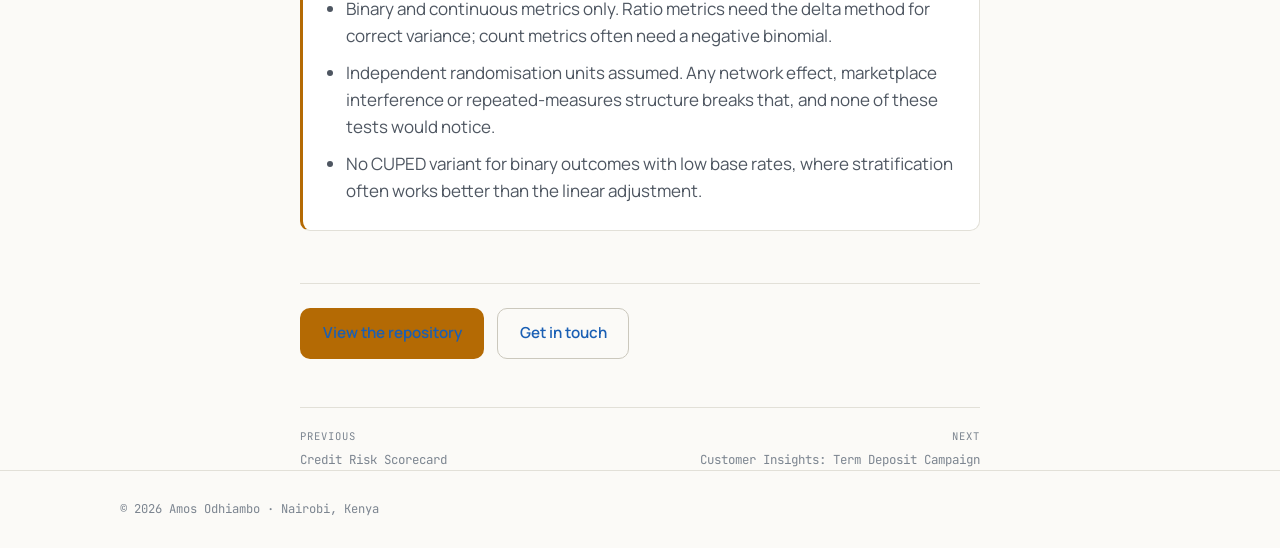
<file: work/ab-testing/index.html>
<!DOCTYPE html>
<html lang="en">
<head>
<meta charset="utf-8">
<meta name="viewport" content="width=device-width, initial-scale=1">
<title>A/B Test Toolkit — Amos Odhiambo</title>
<meta name="description" content="Experiment analysis where every method is validated against a known ground truth — including the peeking problem that makes one &#x27;win&#x27; in four spurious.">

<meta property="og:title" content="A/B Test Toolkit — Amos Odhiambo">
<meta property="og:description" content="Experiment analysis where every method is validated against a known ground truth — including the peeking problem that makes one &#x27;win&#x27; in four spurious.">
<meta property="og:type" content="article">
<meta property="og:url" content="https://manookello.github.io/work/ab-testing/">
<meta property="og:image" content="https://manookello.github.io/assets/banners/abtest.webp">
<meta name="twitter:card" content="summary_large_image">
<link rel="canonical" href="https://manookello.github.io/work/ab-testing/">

<script type="application/ld+json">
{
  "@context": "https://schema.org",
  "@type": "TechArticle",
  "headline": "A/B Test Toolkit",
  "description": "Experiment analysis where every method is validated against a known ground truth \u2014 including the peeking problem that makes one 'win' in four spurious.",
  "url": "https://manookello.github.io/work/ab-testing/",
  "image": "https://manookello.github.io/assets/banners/abtest.webp",
  "author": {
    "@type": "Person",
    "name": "Amos Odhiambo",
    "url": "https://manookello.github.io/"
  },
  "isPartOf": {
    "@type": "CollectionPage",
    "name": "Amos Odhiambo \u2014 Projects",
    "url": "https://manookello.github.io/#work"
  },
  "codeRepository": "https://github.com/manookello/ab-test-toolkit"
}
</script>

<link rel="icon" href="data:image/svg+xml,<svg xmlns='http://www.w3.org/2000/svg' viewBox='0 0 100 100'><rect width='100' height='100' rx='20' fill='%230b1220'/><text y='.9em' x='50%' text-anchor='middle' font-size='58' font-family='monospace' fill='%23f5a524'>A</text></svg>">

<link rel="preconnect" href="https://fonts.googleapis.com">
<link rel="preconnect" href="https://fonts.gstatic.com" crossorigin>
<link rel="stylesheet" href="https://fonts.googleapis.com/css2?family=JetBrains+Mono:wght@400;500&family=Manrope:wght@400;500;600&family=Sora:wght@500;600;700&display=swap">
<link rel="stylesheet" href="../../styles.css">
</head>
<body>

<svg class="sprite" aria-hidden="true" focusable="false" xmlns="http://www.w3.org/2000/svg">
  <symbol id="i-github" viewBox="0 0 16 16">
    <path d="M8 0c4.42 0 8 3.58 8 8a8.013 8.013 0 0 1-5.45 7.59c-.4.08-.55-.17-.55-.38 0-.27.01-1.13.01-2.2 0-.75-.25-1.23-.54-1.48 1.78-.2 3.65-.88 3.65-3.95 0-.88-.31-1.59-.82-2.15.08-.2.36-1.02-.08-2.12 0 0-.67-.22-2.2.82-.64-.18-1.32-.27-2-.27-.68 0-1.36.09-2 .27-1.53-1.03-2.2-.82-2.2-.82-.44 1.1-.16 1.92-.08 2.12-.51.56-.82 1.28-.82 2.15 0 3.06 1.86 3.75 3.64 3.95-.23.2-.44.55-.51 1.07-.46.21-1.61.55-2.33-.66-.15-.24-.6-.83-1.23-.82-.67.01-.27.38.01.53.34.19.73.9.82 1.13.16.45.68 1.31 2.69.94 0 .67.01 1.3.01 1.49 0 .21-.15.45-.55.38A7.995 7.995 0 0 1 0 8c0-4.42 3.58-8 8-8Z"/>
  </symbol>
</svg>

<a class="skip" href="#main">Skip to content</a>

<header class="nav">
  <div class="nav-inner">
    <a class="nav-mark" href="../../" aria-label="Amos Odhiambo, home">AO</a>
    <nav aria-label="Primary">
      <a href="../../#work">Work</a>
      <a href="../../#about">About</a>
      <a href="../../#contact">Contact</a>
    </nav>
    <button id="theme-toggle" type="button" class="theme-toggle" aria-label="Switch to light theme">
      <span aria-hidden="true" data-icon>☾</span>
    </button>
  </div>
</header>

<main id="main" class="study">
  <div class="study-shell">

    <a class="backlink" href="../../#work">← All work</a>
    <p class="eyebrow">Experimentation · simulation · validation</p>
    <h1>A/B Test Toolkit</h1>
    <p class="study-finding">Watching a test daily for three weeks and shipping on first significance is wrong <strong>one time in four</strong>, on experiments where nothing is happening at all.</p>

    <dl class="study-meta">
      <div><dt>Approach</dt><dd>Every claim simulated against known ground truth</dd></div>
      <div><dt>Stack</dt><dd>NumPy · SciPy · statsmodels</dd></div>
      <div><dt>Tests</dt><dd>69, asserting statistical properties</dd></div>
      <div><dt>Validation</dt><dd>50,000 simulations under the null · FPR 0.0499 against 0.0500</dd></div>
    </dl>

    <figure class="study-banner">
      <img src="../../assets/banners/abtest.webp" width="1440" height="288" alt="False positive rate rising from 5% to 24.9% as interim looks increase.">
    </figure>

    <section>
      <p>A statistics library that is merely plausible is worthless — the failure mode is silent, wrong numbers that look entirely reasonable. So nothing here is asserted.</p>
      <p>A test claiming α = 0.05 is simulated 50,000 times under the null to confirm it rejects 5% of the time. CUPED's variance reduction is measured against its theoretical value. Peeking is shown to inflate false positives, and the correction is shown to fix it.</p>
    </section>

    <div class="study-findings">
      <section class="finding">
        <h2>Peeking is not a small problem</h2>
<p>Under <strong>no true effect whatsoever</strong>, checking the dashboard as data accumulates and stopping when it goes green:</p>
<div class="table-scroll"><table class="study-table">
<thead><tr><th>Interim looks</th><th>False positive rate</th><th>Inflation</th></tr></thead>
<tbody>
<tr><td>1 (fixed horizon)</td><td class="num">5.0%</td><td class="num">1.0×</td></tr>
<tr><td>2</td><td class="num">8.3%</td><td class="num">1.7×</td></tr>
<tr><td>5</td><td class="num">13.8%</td><td class="num">2.8×</td></tr>
<tr><td>10</td><td class="num">19.5%</td><td class="num">3.9×</td></tr>
<tr class="best"><td>20</td><td class="num">24.9%</td><td class="num">5.0×</td></tr>
</tbody></table></div>
<p>That is not a subtle statistical nicety — it is most of the "wins" in a badly run experimentation programme.</p>
<p>The fix is cheap. A Pocock-style constant boundary, solved by simulating the correlated sequence of interim statistics, brings ten looks from a 19.2% false positive rate back to <strong>5.3%</strong>, at α = 0.0108 per look.</p>
      </section>
      <section class="finding">
        <h2>CUPED is close to free sample size</h2>
<p>Subtracting the part of the outcome that a pre-experiment covariate already explains removes between-user noise without touching the expected effect.</p>
<div class="table-scroll"><table class="study-table">
<thead><tr><th>Correlation ρ</th><th>Theory (ρ²)</th><th>Measured</th><th>Worth this much extra traffic</th></tr></thead>
<tbody>
<tr><td>0.3</td><td class="num">0.0900</td><td class="num">0.0902</td><td class="num">1.10×</td></tr>
<tr><td>0.5</td><td class="num">0.2500</td><td class="num">0.2499</td><td class="num">1.33×</td></tr>
<tr class="best"><td>0.7</td><td class="num">0.4900</td><td class="num">0.4897</td><td class="num">1.96×</td></tr>
<tr class="best"><td>0.9</td><td class="num">0.8100</td><td class="num">0.8098</td><td class="num">5.26×</td></tr>
</tbody></table></div>
<p>At ρ = 0.7 — an ordinary correlation between a user's pre-period and in-period behaviour — CUPED is worth <strong>doubling the sample size</strong>, for the cost of one covariance calculation.</p>
<p>The claim that matters is that this is not bought with bias. Estimating a known true effect of 0.05 across 3,000 simulated experiments: naive mean 0.0492 with SD 0.0200; CUPED mean 0.0498 with SD 0.0143. Same centre, 28% narrower — and the ratio 0.717 matches the predicted √(1−ρ²) = 0.714.</p>
<figure><img src="../../assets/case/ab-testing-cuped.webp" width="900" height="345" loading="lazy" alt="Measured CUPED variance reduction against theory, and the equivalent sample size multiplier."><figcaption>Measured variance reduction against ρ², and what it is worth in traffic.</figcaption></figure>
      </section>
      <section class="finding">
        <h2>Most experiments are not powered for the effects people hope for</h2>
<p>At a 10% baseline conversion rate, α = 0.05, 80% power:</p>
<div class="table-scroll"><table class="study-table">
<thead><tr><th>Target lift</th><th>Per arm</th><th>Days at 5,000/arm/day</th></tr></thead>
<tbody>
<tr><td>+1% relative</td><td class="num">1,419,073</td><td class="num">284</td></tr>
<tr><td>+2%</td><td class="num">356,335</td><td class="num">71</td></tr>
<tr><td>+5%</td><td class="num">57,763</td><td class="num">12</td></tr>
<tr><td>+10%</td><td class="num">14,751</td><td class="num">3</td></tr>
</tbody></table></div>
<p>Sample size scales with the <strong>inverse square</strong> of the effect, so halving the effect you want to detect quadruples the traffic. Turned around: with 10,000 users per arm you can only detect a <strong>+12.2%</strong> relative change.</p>
<p>Any smaller true effect will mostly produce a null result — and "no significant difference" then means "we could not have seen it", which is a very different statement from "it does nothing".</p>
<figure><img src="../../assets/case/ab-testing-power_curve.webp" width="900" height="643" loading="lazy" alt="Power against sample size for three effect sizes."><figcaption>Power against sample size. The curve is why small effects need enormous tests.</figcaption></figure>
      </section>
      <section class="finding">
        <h2>Validity beats precision</h2>
<p>Three worked readouts ship with the repo, each exercising a different failure.</p>
<p><strong>A clean win.</strong> +11.8% relative, p = 0.008, 95% CI [+0.16pp, +1.04pp], P(treatment better) = 99.6%. → Ship.</p>
<p><strong>A sample ratio mismatch.</strong> A 50/50 design that delivered 20,800 / 19,200 — chi-square p = 1.2e-15. The effect looks mildly positive, but randomisation or logging is broken, so the estimate means nothing. → Do not ship, regardless of the effect. This check catches more bad decisions than any refinement of the test statistic.</p>
<p><strong>Simpson's paradox.</strong> The aggregate says treatment is −10.7pp, catastrophic. Within desktop it is +2.4pp and within mobile +1.2pp — treatment helps <em>everyone</em>. It was simply served mostly to mobile users, who convert far worse. Reporting the aggregate would have killed a good feature.</p>
<p>The readout runs in the order a reviewer should read it — validity, then effect, then decision — because an effect estimate from a broken experiment is worse than no estimate.</p>
      </section>
      <section class="finding">
        <h2>A test of mine that was wrong in an instructive way</h2>
<p>One test originally asserted that a single draw from two unequal-variance distributions would come out non-significant. That is asserting a coin flip: it passed locally and then failed on a different seed.</p>
<p>It now measures the rejection <em>rate</em> over 600 trials, which is the property that was actually meant. The general lesson is that a statistical test suite has to assert distributions, not draws — and the same reasoning is why confidence intervals lead the readouts and p-values follow, why Wilson and Newcombe intervals replace Wald, and why the SRM threshold sits at 0.001 rather than 0.05.</p>
      </section>
    </div>

    <section class="study-limits">
      <h2>What this does not support</h2>
      <ul>
        <li>The validation studies use simulated data. That is deliberate — you cannot verify a false positive rate without knowing the ground truth, which real data never gives you. But it means these results validate the <em>methods</em>, not any product claim.</li>
        <li>Fixed-horizon and Pocock only. No always-valid sequential inference (mSPRT, confidence sequences), which is what a mature platform would use to allow continuous monitoring honestly.</li>
        <li>Binary and continuous metrics only. Ratio metrics need the delta method for correct variance; count metrics often need a negative binomial.</li>
        <li>Independent randomisation units assumed. Any network effect, marketplace interference or repeated-measures structure breaks that, and none of these tests would notice.</li>
        <li>No CUPED variant for binary outcomes with low base rates, where stratification often works better than the linear adjustment.</li>
      </ul>
    </section>

    <div class="study-cta">
      <a class="btn btn-primary" href="https://github.com/manookello/ab-test-toolkit" target="_blank" rel="noopener">View the repository</a>
      <a class="btn btn-ghost" href="../../#contact">Get in touch</a>
    </div>

    <nav class="study-nav" aria-label="Other case studies">
      <a href="../credit-scorecard/"><span class="dir">Previous</span>Credit Risk Scorecard</a>
      <a href="../customer-insights/" style="text-align:right"><span class="dir">Next</span>Customer Insights: Term Deposit Campaign</a>
    </nav>

  </div>
</main>

<footer class="footer">
  <div class="shell footer-inner">
    <p>© <span id="year">2026</span> Amos Odhiambo · Nairobi, Kenya</p>
  </div>
</footer>

<script src="../../script.js"></script>
</body>
</html>
</file>
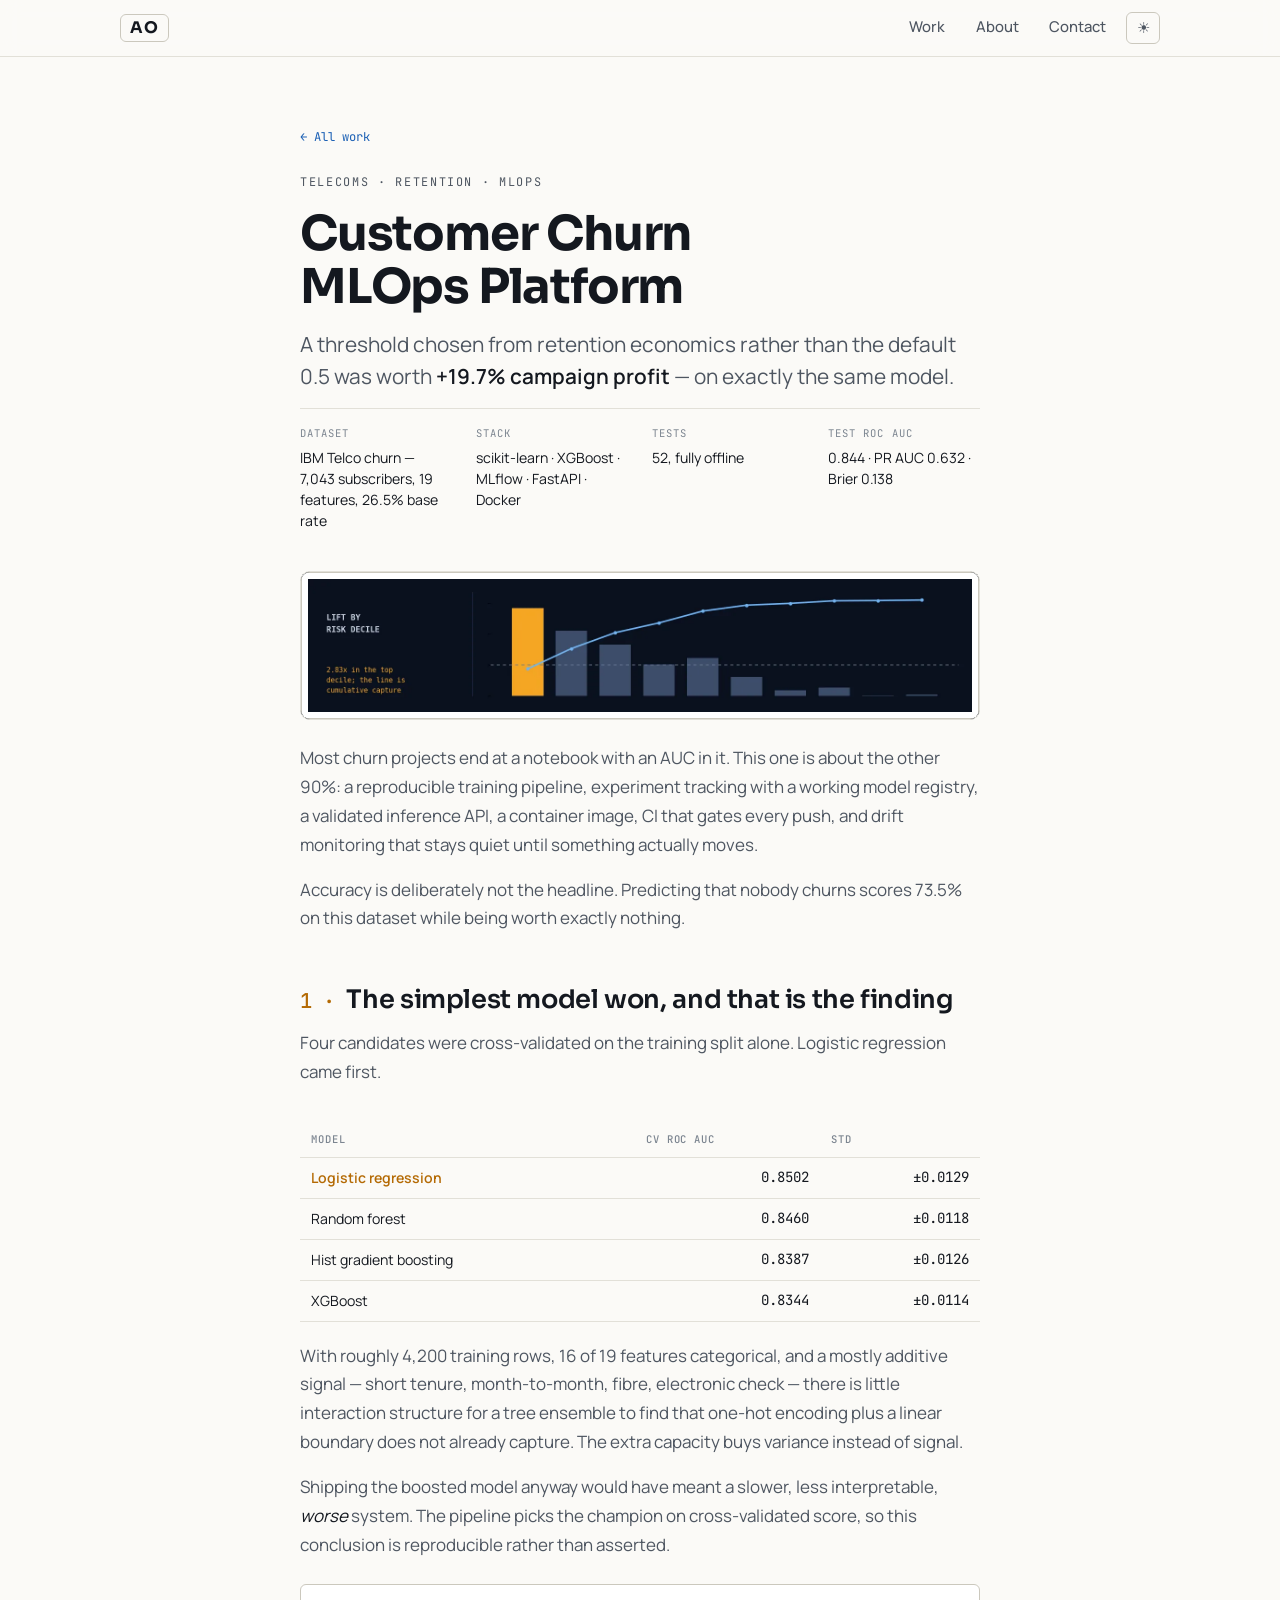
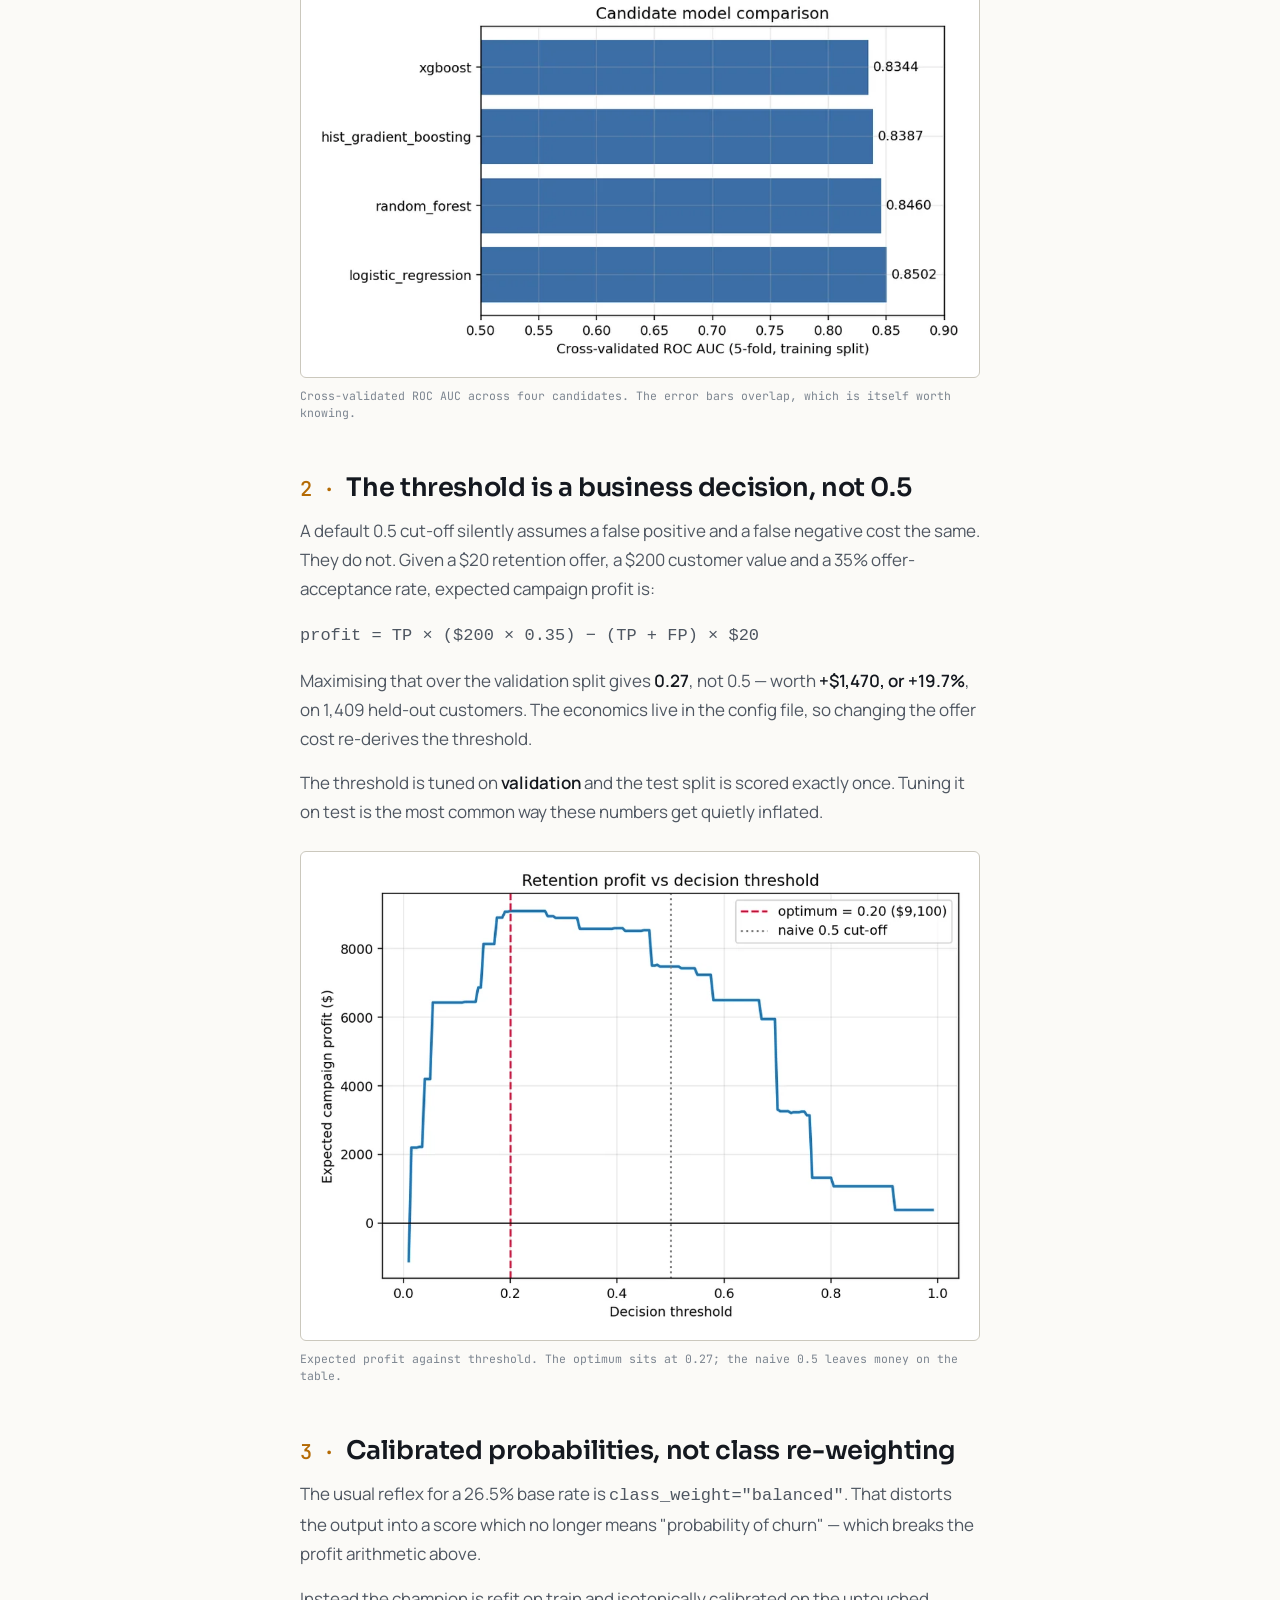
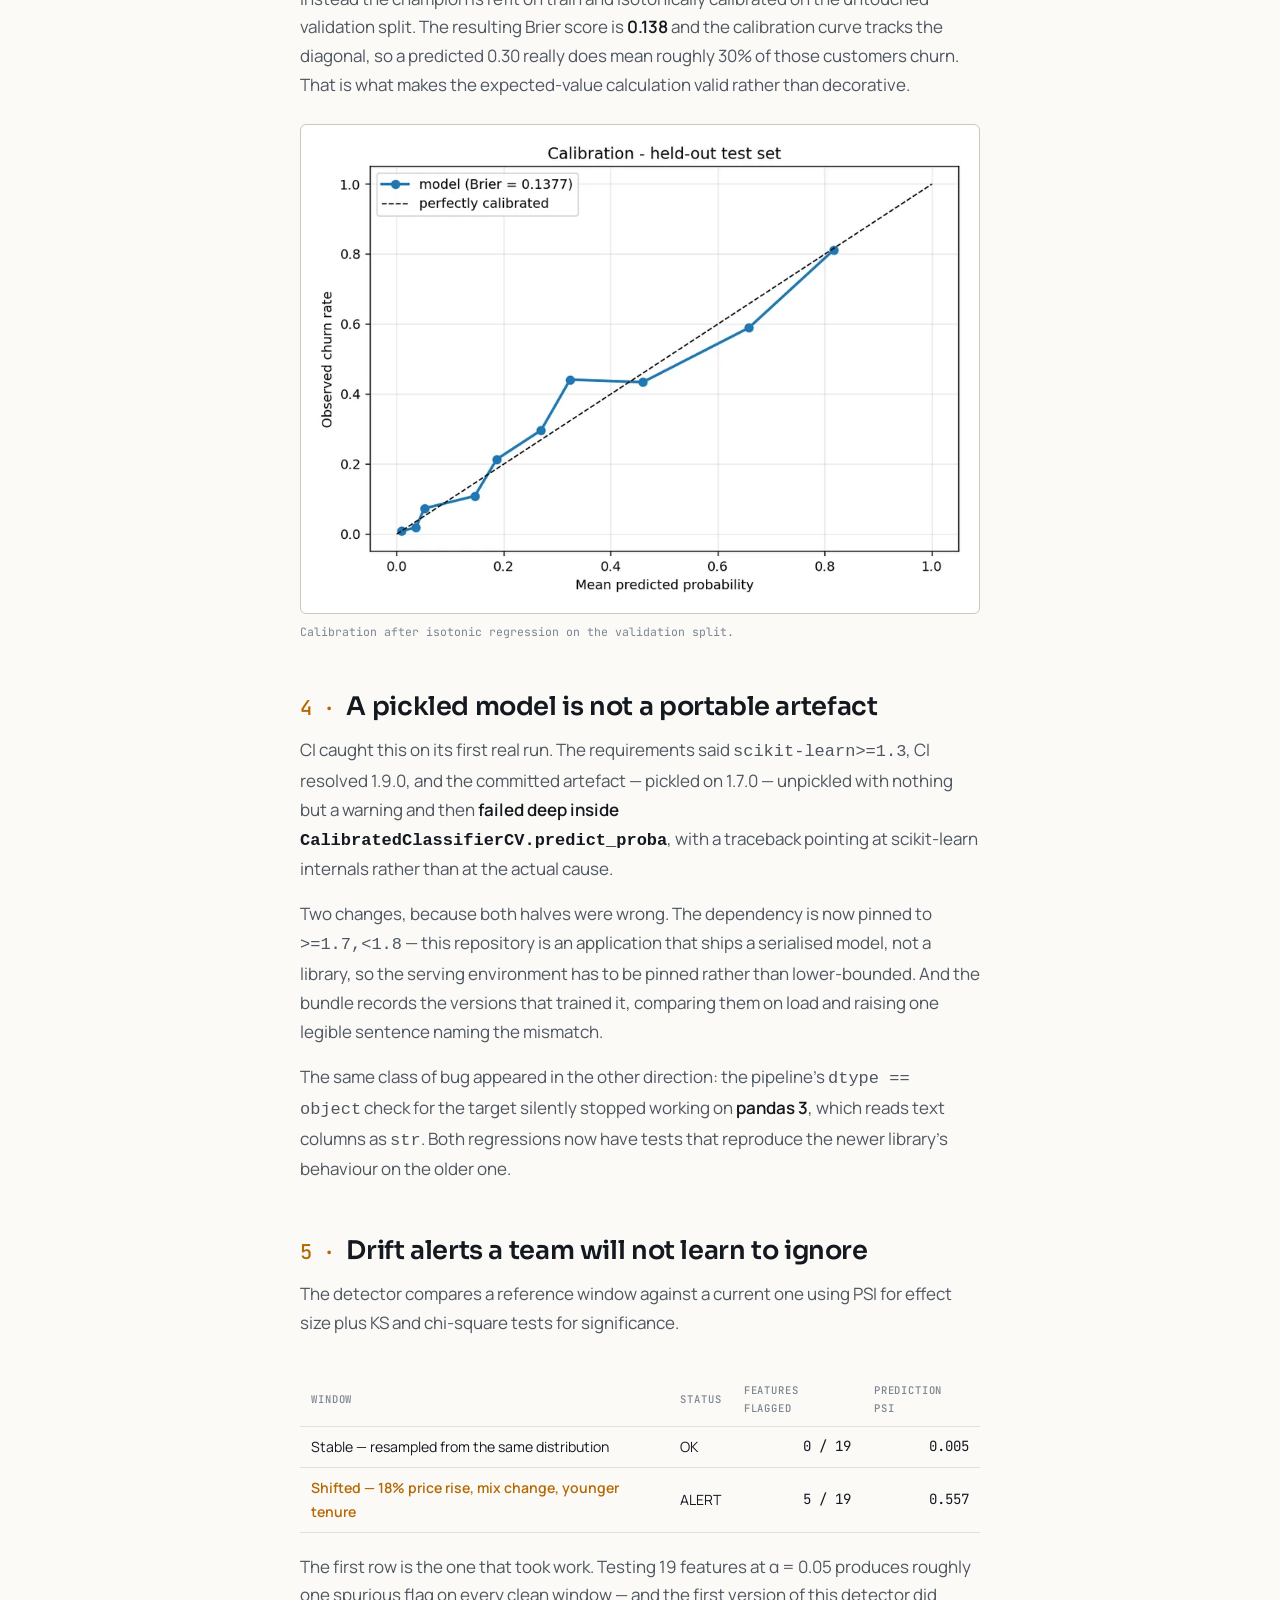
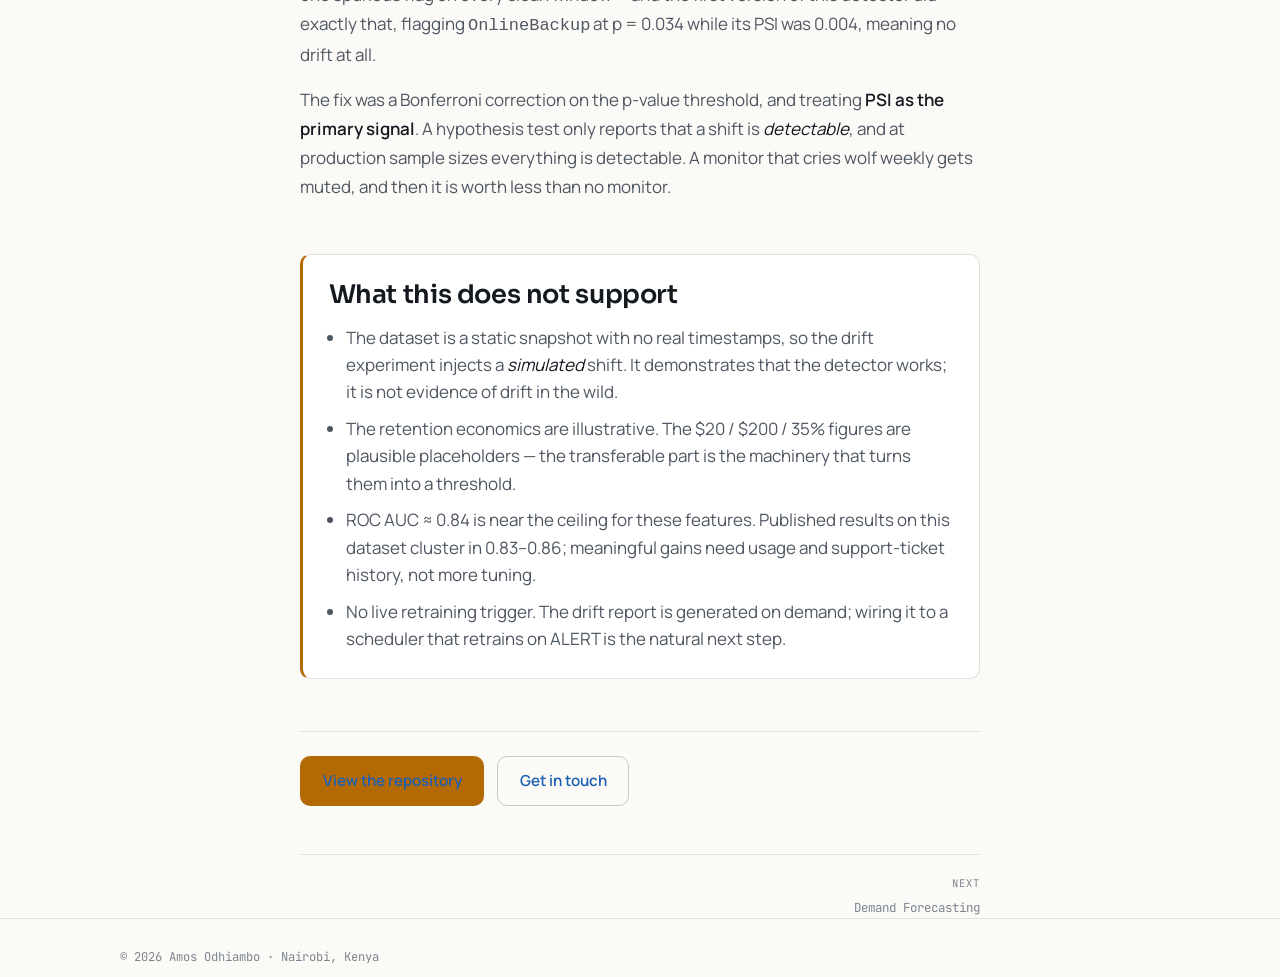
<file: work/churn-mlops/index.html>
<!DOCTYPE html>
<html lang="en">
<head>
<meta charset="utf-8">
<meta name="viewport" content="width=device-width, initial-scale=1">
<title>Customer Churn MLOps Platform — Amos Odhiambo</title>
<meta name="description" content="An end-to-end churn system where the threshold comes from retention economics, not from 0.5 — worth +19.7% campaign profit on the same model.">

<meta property="og:title" content="Customer Churn MLOps Platform — Amos Odhiambo">
<meta property="og:description" content="An end-to-end churn system where the threshold comes from retention economics, not from 0.5 — worth +19.7% campaign profit on the same model.">
<meta property="og:type" content="article">
<meta property="og:url" content="https://manookello.github.io/work/churn-mlops/">
<meta property="og:image" content="https://manookello.github.io/assets/banners/churn.webp">
<meta name="twitter:card" content="summary_large_image">
<link rel="canonical" href="https://manookello.github.io/work/churn-mlops/">

<script type="application/ld+json">
{
  "@context": "https://schema.org",
  "@type": "TechArticle",
  "headline": "Customer Churn MLOps Platform",
  "description": "An end-to-end churn system where the threshold comes from retention economics, not from 0.5 \u2014 worth +19.7% campaign profit on the same model.",
  "url": "https://manookello.github.io/work/churn-mlops/",
  "image": "https://manookello.github.io/assets/banners/churn.webp",
  "author": {
    "@type": "Person",
    "name": "Amos Odhiambo",
    "url": "https://manookello.github.io/"
  },
  "isPartOf": {
    "@type": "CollectionPage",
    "name": "Amos Odhiambo \u2014 Projects",
    "url": "https://manookello.github.io/#work"
  },
  "codeRepository": "https://github.com/manookello/mlops-churn-platform"
}
</script>

<link rel="icon" href="data:image/svg+xml,<svg xmlns='http://www.w3.org/2000/svg' viewBox='0 0 100 100'><rect width='100' height='100' rx='20' fill='%230b1220'/><text y='.9em' x='50%' text-anchor='middle' font-size='58' font-family='monospace' fill='%23f5a524'>A</text></svg>">

<link rel="preconnect" href="https://fonts.googleapis.com">
<link rel="preconnect" href="https://fonts.gstatic.com" crossorigin>
<link rel="stylesheet" href="https://fonts.googleapis.com/css2?family=JetBrains+Mono:wght@400;500&family=Manrope:wght@400;500;600&family=Sora:wght@500;600;700&display=swap">
<link rel="stylesheet" href="../../styles.css">
</head>
<body>

<svg class="sprite" aria-hidden="true" focusable="false" xmlns="http://www.w3.org/2000/svg">
  <symbol id="i-github" viewBox="0 0 16 16">
    <path d="M8 0c4.42 0 8 3.58 8 8a8.013 8.013 0 0 1-5.45 7.59c-.4.08-.55-.17-.55-.38 0-.27.01-1.13.01-2.2 0-.75-.25-1.23-.54-1.48 1.78-.2 3.65-.88 3.65-3.95 0-.88-.31-1.59-.82-2.15.08-.2.36-1.02-.08-2.12 0 0-.67-.22-2.2.82-.64-.18-1.32-.27-2-.27-.68 0-1.36.09-2 .27-1.53-1.03-2.2-.82-2.2-.82-.44 1.1-.16 1.92-.08 2.12-.51.56-.82 1.28-.82 2.15 0 3.06 1.86 3.75 3.64 3.95-.23.2-.44.55-.51 1.07-.46.21-1.61.55-2.33-.66-.15-.24-.6-.83-1.23-.82-.67.01-.27.38.01.53.34.19.73.9.82 1.13.16.45.68 1.31 2.69.94 0 .67.01 1.3.01 1.49 0 .21-.15.45-.55.38A7.995 7.995 0 0 1 0 8c0-4.42 3.58-8 8-8Z"/>
  </symbol>
</svg>

<a class="skip" href="#main">Skip to content</a>

<header class="nav">
  <div class="nav-inner">
    <a class="nav-mark" href="../../" aria-label="Amos Odhiambo, home">AO</a>
    <nav aria-label="Primary">
      <a href="../../#work">Work</a>
      <a href="../../#about">About</a>
      <a href="../../#contact">Contact</a>
    </nav>
    <button id="theme-toggle" type="button" class="theme-toggle" aria-label="Switch to light theme">
      <span aria-hidden="true" data-icon>☾</span>
    </button>
  </div>
</header>

<main id="main" class="study">
  <div class="study-shell">

    <a class="backlink" href="../../#work">← All work</a>
    <p class="eyebrow">Telecoms · retention · MLOps</p>
    <h1>Customer Churn MLOps Platform</h1>
    <p class="study-finding">A threshold chosen from retention economics rather than the default 0.5 was worth <strong>+19.7% campaign profit</strong> — on exactly the same model.</p>

    <dl class="study-meta">
      <div><dt>Dataset</dt><dd>IBM Telco churn — 7,043 subscribers, 19 features, 26.5% base rate</dd></div>
      <div><dt>Stack</dt><dd>scikit-learn · XGBoost · MLflow · FastAPI · Docker</dd></div>
      <div><dt>Tests</dt><dd>52, fully offline</dd></div>
      <div><dt>Test ROC AUC</dt><dd>0.844 · PR AUC 0.632 · Brier 0.138</dd></div>
    </dl>

    <figure class="study-banner">
      <img src="../../assets/banners/churn.webp" width="1440" height="288" alt="Lift by risk decile: the riskiest decile churns at 2.83 times the base rate.">
    </figure>

    <section>
      <p>Most churn projects end at a notebook with an AUC in it. This one is about the other 90%: a reproducible training pipeline, experiment tracking with a working model registry, a validated inference API, a container image, CI that gates every push, and drift monitoring that stays quiet until something actually moves.</p>
      <p>Accuracy is deliberately not the headline. Predicting that nobody churns scores 73.5% on this dataset while being worth exactly nothing.</p>
    </section>

    <div class="study-findings">
      <section class="finding">
        <h2>The simplest model won, and that is the finding</h2>
<p>Four candidates were cross-validated on the training split alone. Logistic regression came first.</p>
<div class="table-scroll"><table class="study-table">
<thead><tr><th>Model</th><th>CV ROC AUC</th><th>Std</th></tr></thead>
<tbody>
<tr class="best"><td>Logistic regression</td><td class="num">0.8502</td><td class="num">±0.0129</td></tr>
<tr><td>Random forest</td><td class="num">0.8460</td><td class="num">±0.0118</td></tr>
<tr><td>Hist gradient boosting</td><td class="num">0.8387</td><td class="num">±0.0126</td></tr>
<tr><td>XGBoost</td><td class="num">0.8344</td><td class="num">±0.0114</td></tr>
</tbody></table></div>
<p>With roughly 4,200 training rows, 16 of 19 features categorical, and a mostly additive signal — short tenure, month-to-month, fibre, electronic check — there is little interaction structure for a tree ensemble to find that one-hot encoding plus a linear boundary does not already capture. The extra capacity buys variance instead of signal.</p>
<p>Shipping the boosted model anyway would have meant a slower, less interpretable, <em>worse</em> system. The pipeline picks the champion on cross-validated score, so this conclusion is reproducible rather than asserted.</p>
<figure><img src="../../assets/case/churn-mlops-model_comparison.webp" width="900" height="514" loading="lazy" alt="Cross-validated ROC AUC for four candidate models, with logistic regression highest."><figcaption>Cross-validated ROC AUC across four candidates. The error bars overlap, which is itself worth knowing.</figcaption></figure>
      </section>
      <section class="finding">
        <h2>The threshold is a business decision, not 0.5</h2>
<p>A default 0.5 cut-off silently assumes a false positive and a false negative cost the same. They do not. Given a $20 retention offer, a $200 customer value and a 35% offer-acceptance rate, expected campaign profit is:</p>
<p><code>profit = TP × ($200 × 0.35) − (TP + FP) × $20</code></p>
<p>Maximising that over the validation split gives <strong>0.27</strong>, not 0.5 — worth <strong>+$1,470, or +19.7%</strong>, on 1,409 held-out customers. The economics live in the config file, so changing the offer cost re-derives the threshold.</p>
<p>The threshold is tuned on <strong>validation</strong> and the test split is scored exactly once. Tuning it on test is the most common way these numbers get quietly inflated.</p>
<figure><img src="../../assets/figures/churn-profit.webp" width="1000" height="714" loading="lazy" alt="Expected campaign profit against the decision threshold, peaking at 0.27."><figcaption>Expected profit against threshold. The optimum sits at 0.27; the naive 0.5 leaves money on the table.</figcaption></figure>
      </section>
      <section class="finding">
        <h2>Calibrated probabilities, not class re-weighting</h2>
<p>The usual reflex for a 26.5% base rate is <code>class_weight="balanced"</code>. That distorts the output into a score which no longer means "probability of churn" — which breaks the profit arithmetic above.</p>
<p>Instead the champion is refit on train and isotonically calibrated on the untouched validation split. The resulting Brier score is <strong>0.138</strong> and the calibration curve tracks the diagonal, so a predicted 0.30 really does mean roughly 30% of those customers churn. That is what makes the expected-value calculation valid rather than decorative.</p>
<figure><img src="../../assets/case/churn-mlops-calibration.webp" width="900" height="643" loading="lazy" alt="Calibration curve tracking the diagonal closely after isotonic calibration."><figcaption>Calibration after isotonic regression on the validation split.</figcaption></figure>
      </section>
      <section class="finding">
        <h2>A pickled model is not a portable artefact</h2>
<p>CI caught this on its first real run. The requirements said <code>scikit-learn&gt;=1.3</code>, CI resolved 1.9.0, and the committed artefact — pickled on 1.7.0 — unpickled with nothing but a warning and then <strong>failed deep inside <code>CalibratedClassifierCV.predict_proba</code></strong>, with a traceback pointing at scikit-learn internals rather than at the actual cause.</p>
<p>Two changes, because both halves were wrong. The dependency is now pinned to <code>&gt;=1.7,&lt;1.8</code> — this repository is an application that ships a serialised model, not a library, so the serving environment has to be pinned rather than lower-bounded. And the bundle records the versions that trained it, comparing them on load and raising one legible sentence naming the mismatch.</p>
<p>The same class of bug appeared in the other direction: the pipeline's <code>dtype == object</code> check for the target silently stopped working on <strong>pandas 3</strong>, which reads text columns as <code>str</code>. Both regressions now have tests that reproduce the newer library's behaviour on the older one.</p>
      </section>
      <section class="finding">
        <h2>Drift alerts a team will not learn to ignore</h2>
<p>The detector compares a reference window against a current one using PSI for effect size plus KS and chi-square tests for significance.</p>
<div class="table-scroll"><table class="study-table">
<thead><tr><th>Window</th><th>Status</th><th>Features flagged</th><th>Prediction PSI</th></tr></thead>
<tbody>
<tr><td>Stable — resampled from the same distribution</td><td>OK</td><td class="num">0 / 19</td><td class="num">0.005</td></tr>
<tr class="best"><td>Shifted — 18% price rise, mix change, younger tenure</td><td>ALERT</td><td class="num">5 / 19</td><td class="num">0.557</td></tr>
</tbody></table></div>
<p>The first row is the one that took work. Testing 19 features at α = 0.05 produces roughly one spurious flag on every clean window — and the first version of this detector did exactly that, flagging <code>OnlineBackup</code> at p = 0.034 while its PSI was 0.004, meaning no drift at all.</p>
<p>The fix was a Bonferroni correction on the p-value threshold, and treating <strong>PSI as the primary signal</strong>. A hypothesis test only reports that a shift is <em>detectable</em>, and at production sample sizes everything is detectable. A monitor that cries wolf weekly gets muted, and then it is worth less than no monitor.</p>
      </section>
    </div>

    <section class="study-limits">
      <h2>What this does not support</h2>
      <ul>
        <li>The dataset is a static snapshot with no real timestamps, so the drift experiment injects a <em>simulated</em> shift. It demonstrates that the detector works; it is not evidence of drift in the wild.</li>
        <li>The retention economics are illustrative. The $20 / $200 / 35% figures are plausible placeholders — the transferable part is the machinery that turns them into a threshold.</li>
        <li>ROC AUC ≈ 0.84 is near the ceiling for these features. Published results on this dataset cluster in 0.83–0.86; meaningful gains need usage and support-ticket history, not more tuning.</li>
        <li>No live retraining trigger. The drift report is generated on demand; wiring it to a scheduler that retrains on ALERT is the natural next step.</li>
      </ul>
    </section>

    <div class="study-cta">
      <a class="btn btn-primary" href="https://github.com/manookello/mlops-churn-platform" target="_blank" rel="noopener">View the repository</a>
      <a class="btn btn-ghost" href="../../#contact">Get in touch</a>
    </div>

    <nav class="study-nav" aria-label="Other case studies">
      <span></span>
      <a href="../demand-forecasting/" style="text-align:right"><span class="dir">Next</span>Demand Forecasting</a>
    </nav>

  </div>
</main>

<footer class="footer">
  <div class="shell footer-inner">
    <p>© <span id="year">2026</span> Amos Odhiambo · Nairobi, Kenya</p>
  </div>
</footer>

<script src="../../script.js"></script>
</body>
</html>
</file>
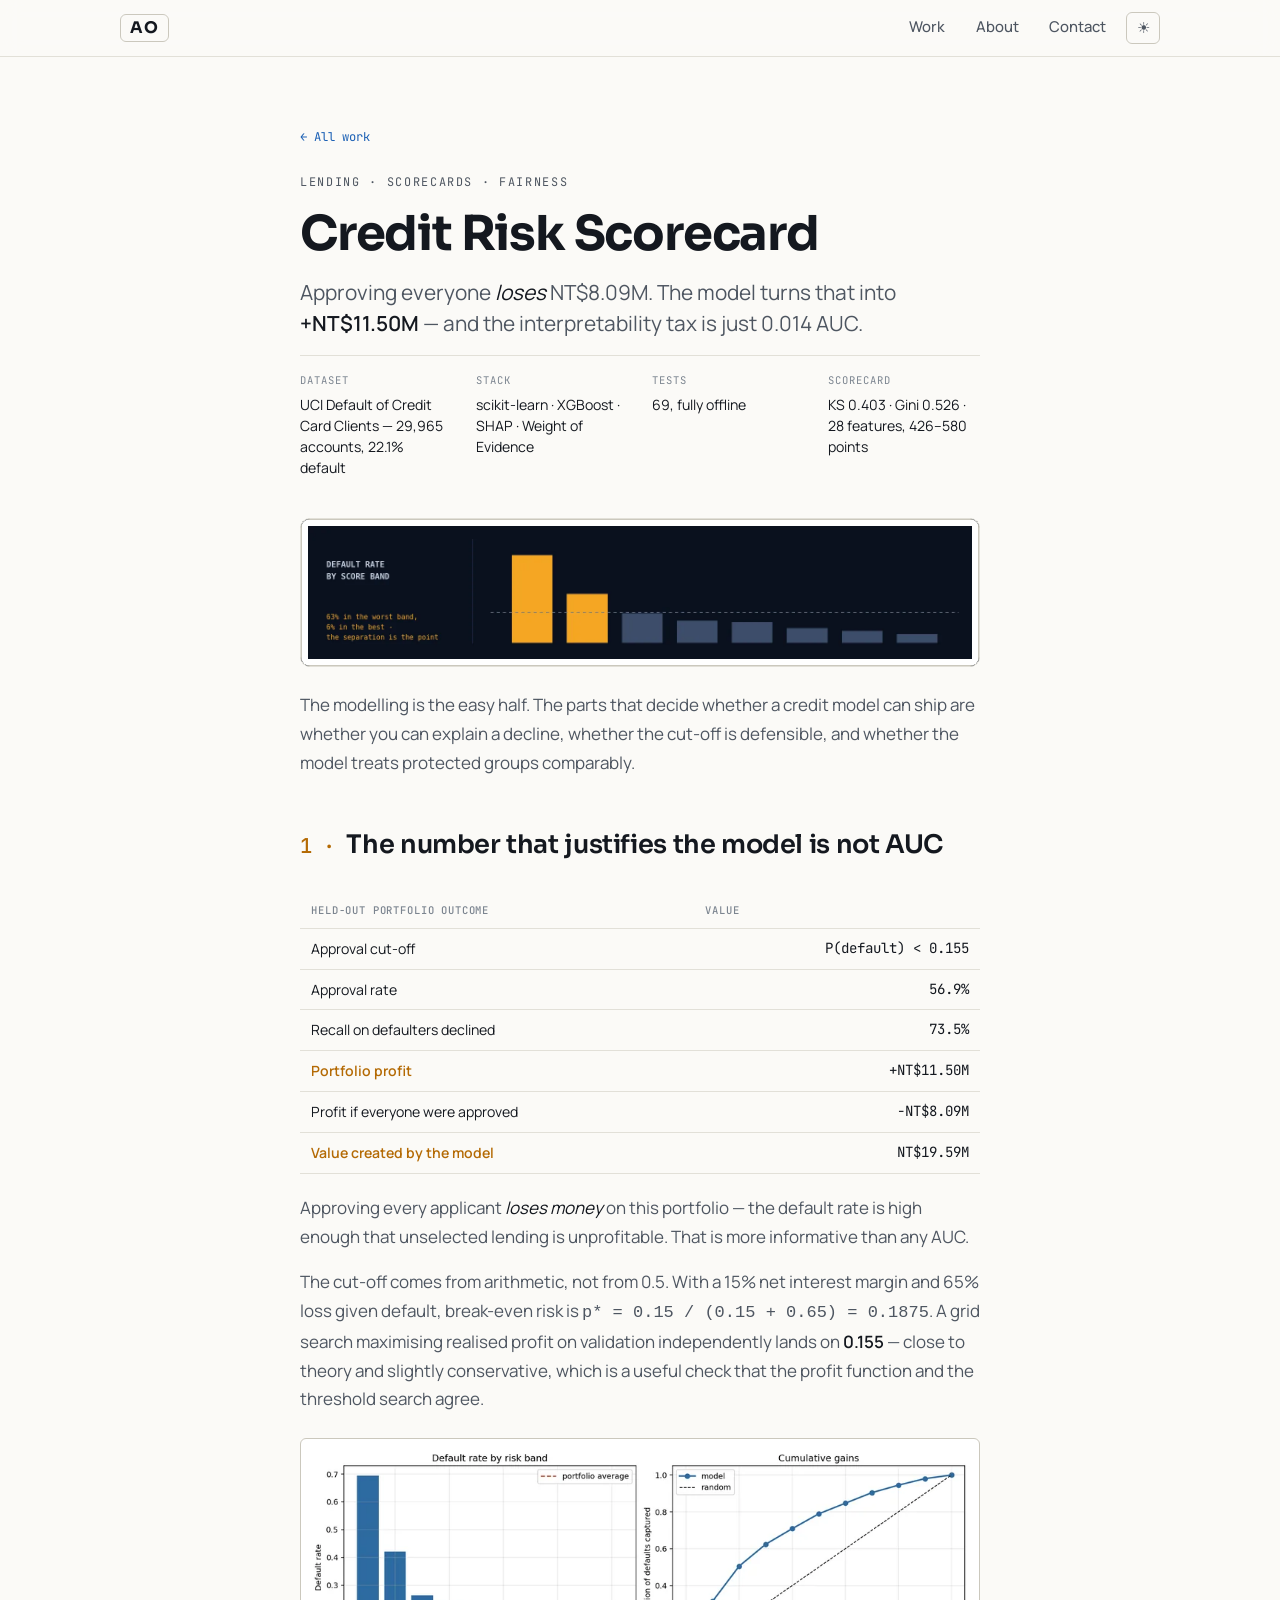
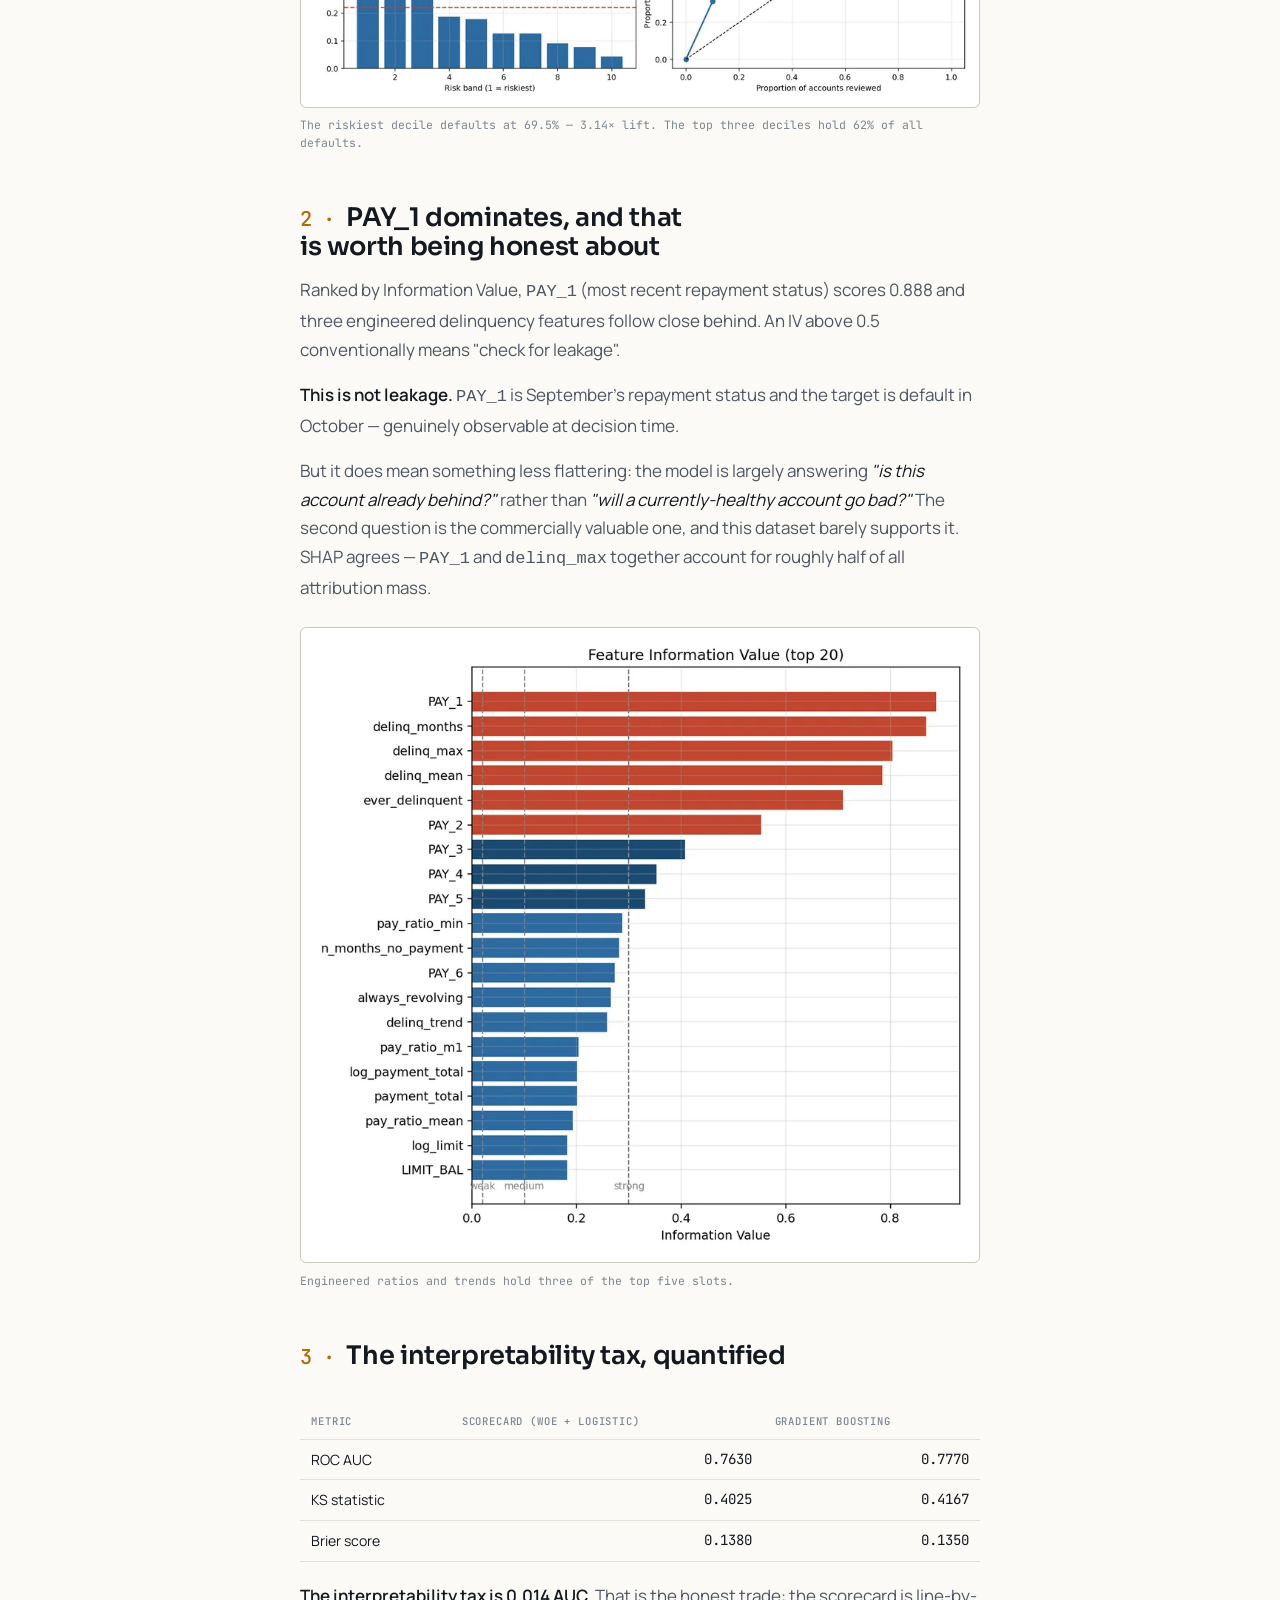
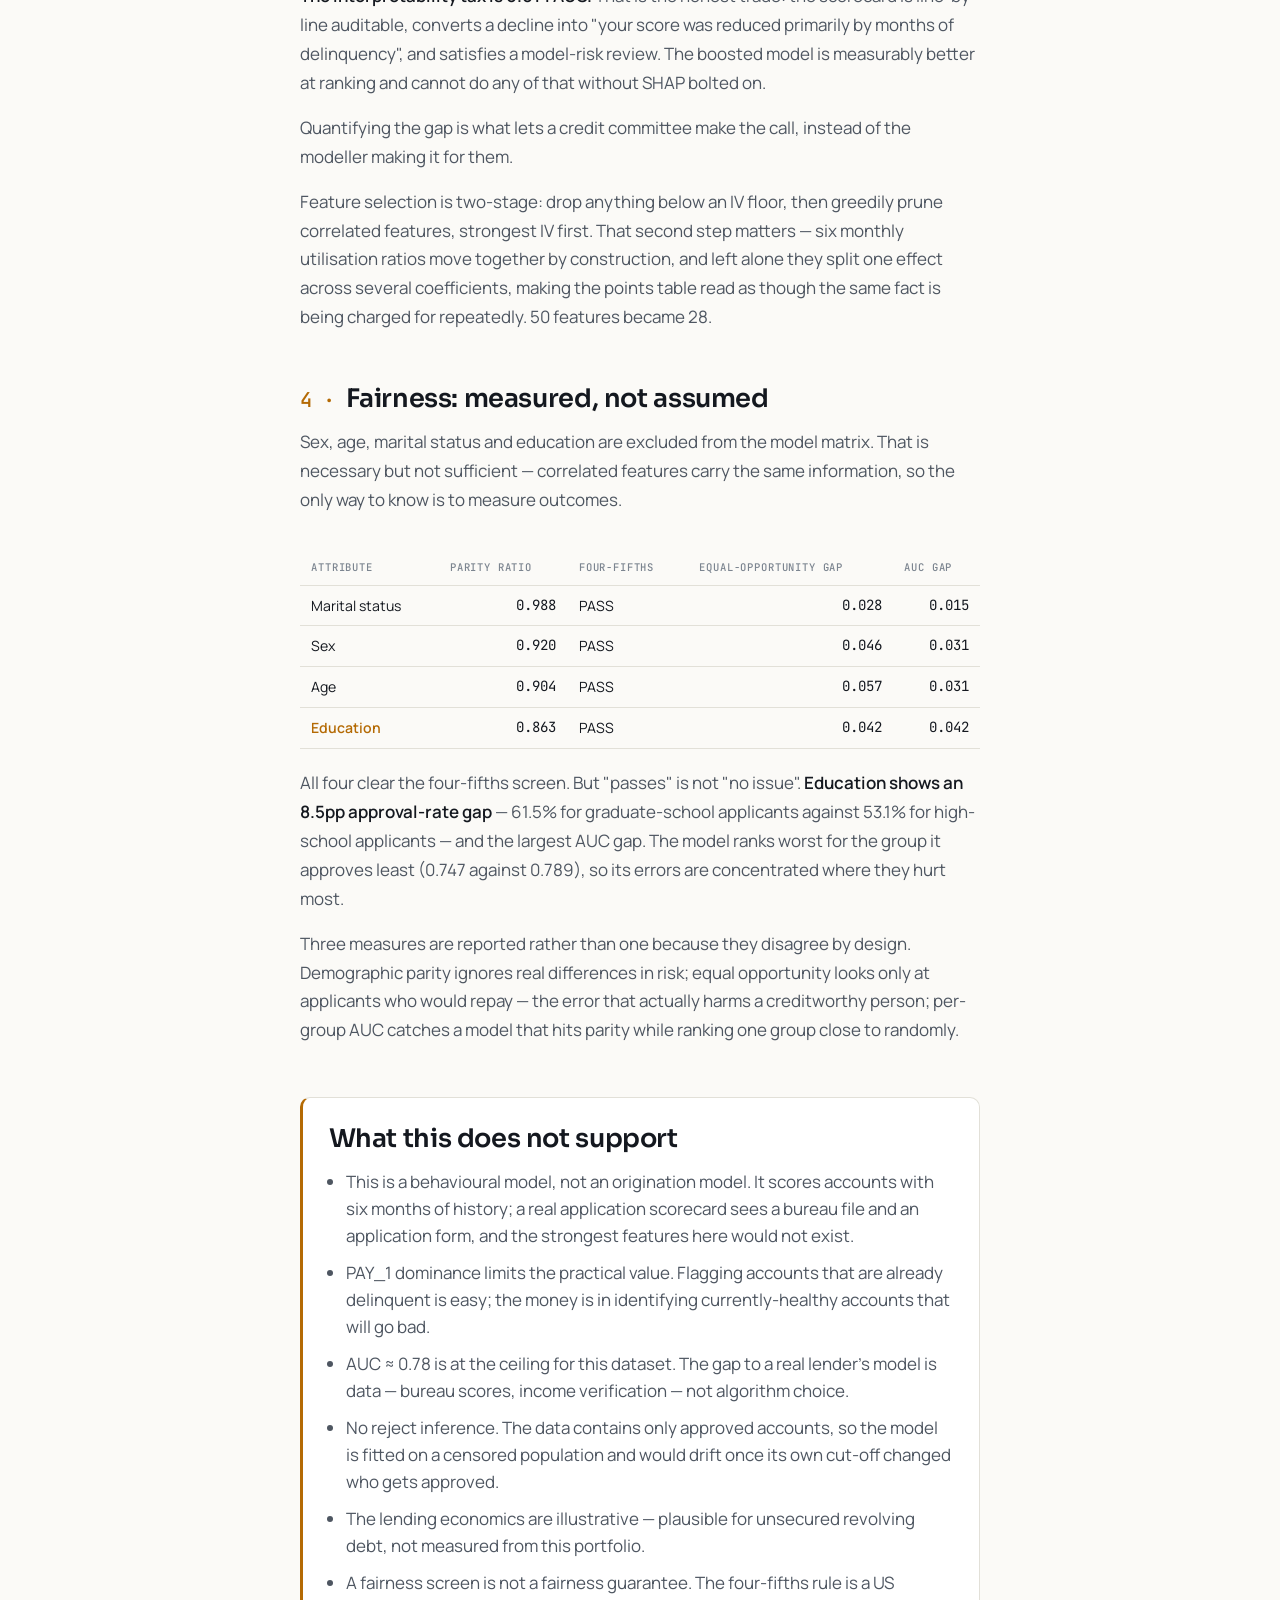
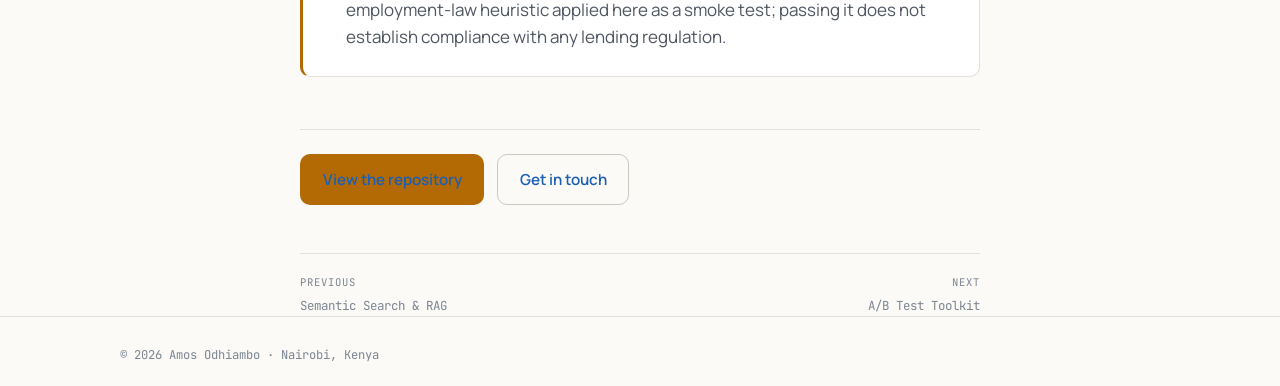
<file: work/credit-scorecard/index.html>
<!DOCTYPE html>
<html lang="en">
<head>
<meta charset="utf-8">
<meta name="viewport" content="width=device-width, initial-scale=1">
<title>Credit Risk Scorecard — Amos Odhiambo</title>
<meta name="description" content="Weight-of-Evidence scorecard against gradient boosting on 30,000 accounts, with a cut-off from lending economics and a four-way fairness audit.">

<meta property="og:title" content="Credit Risk Scorecard — Amos Odhiambo">
<meta property="og:description" content="Weight-of-Evidence scorecard against gradient boosting on 30,000 accounts, with a cut-off from lending economics and a four-way fairness audit.">
<meta property="og:type" content="article">
<meta property="og:url" content="https://manookello.github.io/work/credit-scorecard/">
<meta property="og:image" content="https://manookello.github.io/assets/banners/credit.webp">
<meta name="twitter:card" content="summary_large_image">
<link rel="canonical" href="https://manookello.github.io/work/credit-scorecard/">

<script type="application/ld+json">
{
  "@context": "https://schema.org",
  "@type": "TechArticle",
  "headline": "Credit Risk Scorecard",
  "description": "Weight-of-Evidence scorecard against gradient boosting on 30,000 accounts, with a cut-off from lending economics and a four-way fairness audit.",
  "url": "https://manookello.github.io/work/credit-scorecard/",
  "image": "https://manookello.github.io/assets/banners/credit.webp",
  "author": {
    "@type": "Person",
    "name": "Amos Odhiambo",
    "url": "https://manookello.github.io/"
  },
  "isPartOf": {
    "@type": "CollectionPage",
    "name": "Amos Odhiambo \u2014 Projects",
    "url": "https://manookello.github.io/#work"
  },
  "codeRepository": "https://github.com/manookello/credit-risk-scorecard"
}
</script>

<link rel="icon" href="data:image/svg+xml,<svg xmlns='http://www.w3.org/2000/svg' viewBox='0 0 100 100'><rect width='100' height='100' rx='20' fill='%230b1220'/><text y='.9em' x='50%' text-anchor='middle' font-size='58' font-family='monospace' fill='%23f5a524'>A</text></svg>">

<link rel="preconnect" href="https://fonts.googleapis.com">
<link rel="preconnect" href="https://fonts.gstatic.com" crossorigin>
<link rel="stylesheet" href="https://fonts.googleapis.com/css2?family=JetBrains+Mono:wght@400;500&family=Manrope:wght@400;500;600&family=Sora:wght@500;600;700&display=swap">
<link rel="stylesheet" href="../../styles.css">
</head>
<body>

<svg class="sprite" aria-hidden="true" focusable="false" xmlns="http://www.w3.org/2000/svg">
  <symbol id="i-github" viewBox="0 0 16 16">
    <path d="M8 0c4.42 0 8 3.58 8 8a8.013 8.013 0 0 1-5.45 7.59c-.4.08-.55-.17-.55-.38 0-.27.01-1.13.01-2.2 0-.75-.25-1.23-.54-1.48 1.78-.2 3.65-.88 3.65-3.95 0-.88-.31-1.59-.82-2.15.08-.2.36-1.02-.08-2.12 0 0-.67-.22-2.2.82-.64-.18-1.32-.27-2-.27-.68 0-1.36.09-2 .27-1.53-1.03-2.2-.82-2.2-.82-.44 1.1-.16 1.92-.08 2.12-.51.56-.82 1.28-.82 2.15 0 3.06 1.86 3.75 3.64 3.95-.23.2-.44.55-.51 1.07-.46.21-1.61.55-2.33-.66-.15-.24-.6-.83-1.23-.82-.67.01-.27.38.01.53.34.19.73.9.82 1.13.16.45.68 1.31 2.69.94 0 .67.01 1.3.01 1.49 0 .21-.15.45-.55.38A7.995 7.995 0 0 1 0 8c0-4.42 3.58-8 8-8Z"/>
  </symbol>
</svg>

<a class="skip" href="#main">Skip to content</a>

<header class="nav">
  <div class="nav-inner">
    <a class="nav-mark" href="../../" aria-label="Amos Odhiambo, home">AO</a>
    <nav aria-label="Primary">
      <a href="../../#work">Work</a>
      <a href="../../#about">About</a>
      <a href="../../#contact">Contact</a>
    </nav>
    <button id="theme-toggle" type="button" class="theme-toggle" aria-label="Switch to light theme">
      <span aria-hidden="true" data-icon>☾</span>
    </button>
  </div>
</header>

<main id="main" class="study">
  <div class="study-shell">

    <a class="backlink" href="../../#work">← All work</a>
    <p class="eyebrow">Lending · scorecards · fairness</p>
    <h1>Credit Risk Scorecard</h1>
    <p class="study-finding">Approving everyone <em>loses</em> NT$8.09M. The model turns that into <strong>+NT$11.50M</strong> — and the interpretability tax is just 0.014 AUC.</p>

    <dl class="study-meta">
      <div><dt>Dataset</dt><dd>UCI Default of Credit Card Clients — 29,965 accounts, 22.1% default</dd></div>
      <div><dt>Stack</dt><dd>scikit-learn · XGBoost · SHAP · Weight of Evidence</dd></div>
      <div><dt>Tests</dt><dd>69, fully offline</dd></div>
      <div><dt>Scorecard</dt><dd>KS 0.403 · Gini 0.526 · 28 features, 426–580 points</dd></div>
    </dl>

    <figure class="study-banner">
      <img src="../../assets/banners/credit.webp" width="1440" height="288" alt="Default rate by score band, falling from 63% in the worst band to 6% in the best.">
    </figure>

    <section>
      <p>The modelling is the easy half. The parts that decide whether a credit model can ship are whether you can explain a decline, whether the cut-off is defensible, and whether the model treats protected groups comparably.</p>
    </section>

    <div class="study-findings">
      <section class="finding">
        <h2>The number that justifies the model is not AUC</h2>
<div class="table-scroll"><table class="study-table">
<thead><tr><th>Held-out portfolio outcome</th><th>Value</th></tr></thead>
<tbody>
<tr><td>Approval cut-off</td><td class="num">P(default) &lt; 0.155</td></tr>
<tr><td>Approval rate</td><td class="num">56.9%</td></tr>
<tr><td>Recall on defaulters declined</td><td class="num">73.5%</td></tr>
<tr class="best"><td>Portfolio profit</td><td class="num">+NT$11.50M</td></tr>
<tr><td>Profit if everyone were approved</td><td class="num">−NT$8.09M</td></tr>
<tr class="best"><td>Value created by the model</td><td class="num">NT$19.59M</td></tr>
</tbody></table></div>
<p>Approving every applicant <em>loses money</em> on this portfolio — the default rate is high enough that unselected lending is unprofitable. That is more informative than any AUC.</p>
<p>The cut-off comes from arithmetic, not from 0.5. With a 15% net interest margin and 65% loss given default, break-even risk is <code>p* = 0.15 / (0.15 + 0.65) = 0.1875</code>. A grid search maximising realised profit on validation independently lands on <strong>0.155</strong> — close to theory and slightly conservative, which is a useful check that the profit function and the threshold search agree.</p>
<figure><img src="../../assets/case/credit-scorecard-gains.webp" width="900" height="345" loading="lazy" alt="Default rate by risk band and cumulative gains curve."><figcaption>The riskiest decile defaults at 69.5% — 3.14× lift. The top three deciles hold 62% of all defaults.</figcaption></figure>
      </section>
      <section class="finding">
        <h2>PAY_1 dominates, and that is worth being honest about</h2>
<p>Ranked by Information Value, <code>PAY_1</code> (most recent repayment status) scores 0.888 and three engineered delinquency features follow close behind. An IV above 0.5 conventionally means "check for leakage".</p>
<p><strong>This is not leakage.</strong> <code>PAY_1</code> is September's repayment status and the target is default in October — genuinely observable at decision time.</p>
<p>But it does mean something less flattering: the model is largely answering <em>"is this account already behind?"</em> rather than <em>"will a currently-healthy account go bad?"</em> The second question is the commercially valuable one, and this dataset barely supports it. SHAP agrees — <code>PAY_1</code> and <code>delinq_max</code> together account for roughly half of all attribution mass.</p>
<figure><img src="../../assets/case/credit-scorecard-information_value.webp" width="900" height="840" loading="lazy" alt="Information Value ranking, with engineered features holding three of the top five slots."><figcaption>Engineered ratios and trends hold three of the top five slots.</figcaption></figure>
      </section>
      <section class="finding">
        <h2>The interpretability tax, quantified</h2>
<div class="table-scroll"><table class="study-table">
<thead><tr><th>Metric</th><th>Scorecard (WoE + logistic)</th><th>Gradient boosting</th></tr></thead>
<tbody>
<tr><td>ROC AUC</td><td class="num">0.7630</td><td class="num">0.7770</td></tr>
<tr><td>KS statistic</td><td class="num">0.4025</td><td class="num">0.4167</td></tr>
<tr><td>Brier score</td><td class="num">0.1380</td><td class="num">0.1350</td></tr>
</tbody></table></div>
<p><strong>The interpretability tax is 0.014 AUC.</strong> That is the honest trade: the scorecard is line-by-line auditable, converts a decline into "your score was reduced primarily by months of delinquency", and satisfies a model-risk review. The boosted model is measurably better at ranking and cannot do any of that without SHAP bolted on.</p>
<p>Quantifying the gap is what lets a credit committee make the call, instead of the modeller making it for them.</p>
<p>Feature selection is two-stage: drop anything below an IV floor, then greedily prune correlated features, strongest IV first. That second step matters — six monthly utilisation ratios move together by construction, and left alone they split one effect across several coefficients, making the points table read as though the same fact is being charged for repeatedly. 50 features became 28.</p>
      </section>
      <section class="finding">
        <h2>Fairness: measured, not assumed</h2>
<p>Sex, age, marital status and education are excluded from the model matrix. That is necessary but not sufficient — correlated features carry the same information, so the only way to know is to measure outcomes.</p>
<div class="table-scroll"><table class="study-table">
<thead><tr><th>Attribute</th><th>Parity ratio</th><th>Four-fifths</th><th>Equal-opportunity gap</th><th>AUC gap</th></tr></thead>
<tbody>
<tr><td>Marital status</td><td class="num">0.988</td><td>PASS</td><td class="num">0.028</td><td class="num">0.015</td></tr>
<tr><td>Sex</td><td class="num">0.920</td><td>PASS</td><td class="num">0.046</td><td class="num">0.031</td></tr>
<tr><td>Age</td><td class="num">0.904</td><td>PASS</td><td class="num">0.057</td><td class="num">0.031</td></tr>
<tr class="best"><td>Education</td><td class="num">0.863</td><td>PASS</td><td class="num">0.042</td><td class="num">0.042</td></tr>
</tbody></table></div>
<p>All four clear the four-fifths screen. But "passes" is not "no issue". <strong>Education shows an 8.5pp approval-rate gap</strong> — 61.5% for graduate-school applicants against 53.1% for high-school applicants — and the largest AUC gap. The model ranks worst for the group it approves least (0.747 against 0.789), so its errors are concentrated where they hurt most.</p>
<p>Three measures are reported rather than one because they disagree by design. Demographic parity ignores real differences in risk; equal opportunity looks only at applicants who would repay — the error that actually harms a creditworthy person; per-group AUC catches a model that hits parity while ranking one group close to randomly.</p>
      </section>
    </div>

    <section class="study-limits">
      <h2>What this does not support</h2>
      <ul>
        <li>This is a behavioural model, not an origination model. It scores accounts with six months of history; a real application scorecard sees a bureau file and an application form, and the strongest features here would not exist.</li>
        <li>PAY_1 dominance limits the practical value. Flagging accounts that are already delinquent is easy; the money is in identifying currently-healthy accounts that will go bad.</li>
        <li>AUC ≈ 0.78 is at the ceiling for this dataset. The gap to a real lender's model is data — bureau scores, income verification — not algorithm choice.</li>
        <li>No reject inference. The data contains only approved accounts, so the model is fitted on a censored population and would drift once its own cut-off changed who gets approved.</li>
        <li>The lending economics are illustrative — plausible for unsecured revolving debt, not measured from this portfolio.</li>
        <li>A fairness screen is not a fairness guarantee. The four-fifths rule is a US employment-law heuristic applied here as a smoke test; passing it does not establish compliance with any lending regulation.</li>
      </ul>
    </section>

    <div class="study-cta">
      <a class="btn btn-primary" href="https://github.com/manookello/credit-risk-scorecard" target="_blank" rel="noopener">View the repository</a>
      <a class="btn btn-ghost" href="../../#contact">Get in touch</a>
    </div>

    <nav class="study-nav" aria-label="Other case studies">
      <a href="../semantic-search/"><span class="dir">Previous</span>Semantic Search &amp; RAG</a>
      <a href="../ab-testing/" style="text-align:right"><span class="dir">Next</span>A/B Test Toolkit</a>
    </nav>

  </div>
</main>

<footer class="footer">
  <div class="shell footer-inner">
    <p>© <span id="year">2026</span> Amos Odhiambo · Nairobi, Kenya</p>
  </div>
</footer>

<script src="../../script.js"></script>
</body>
</html>
</file>
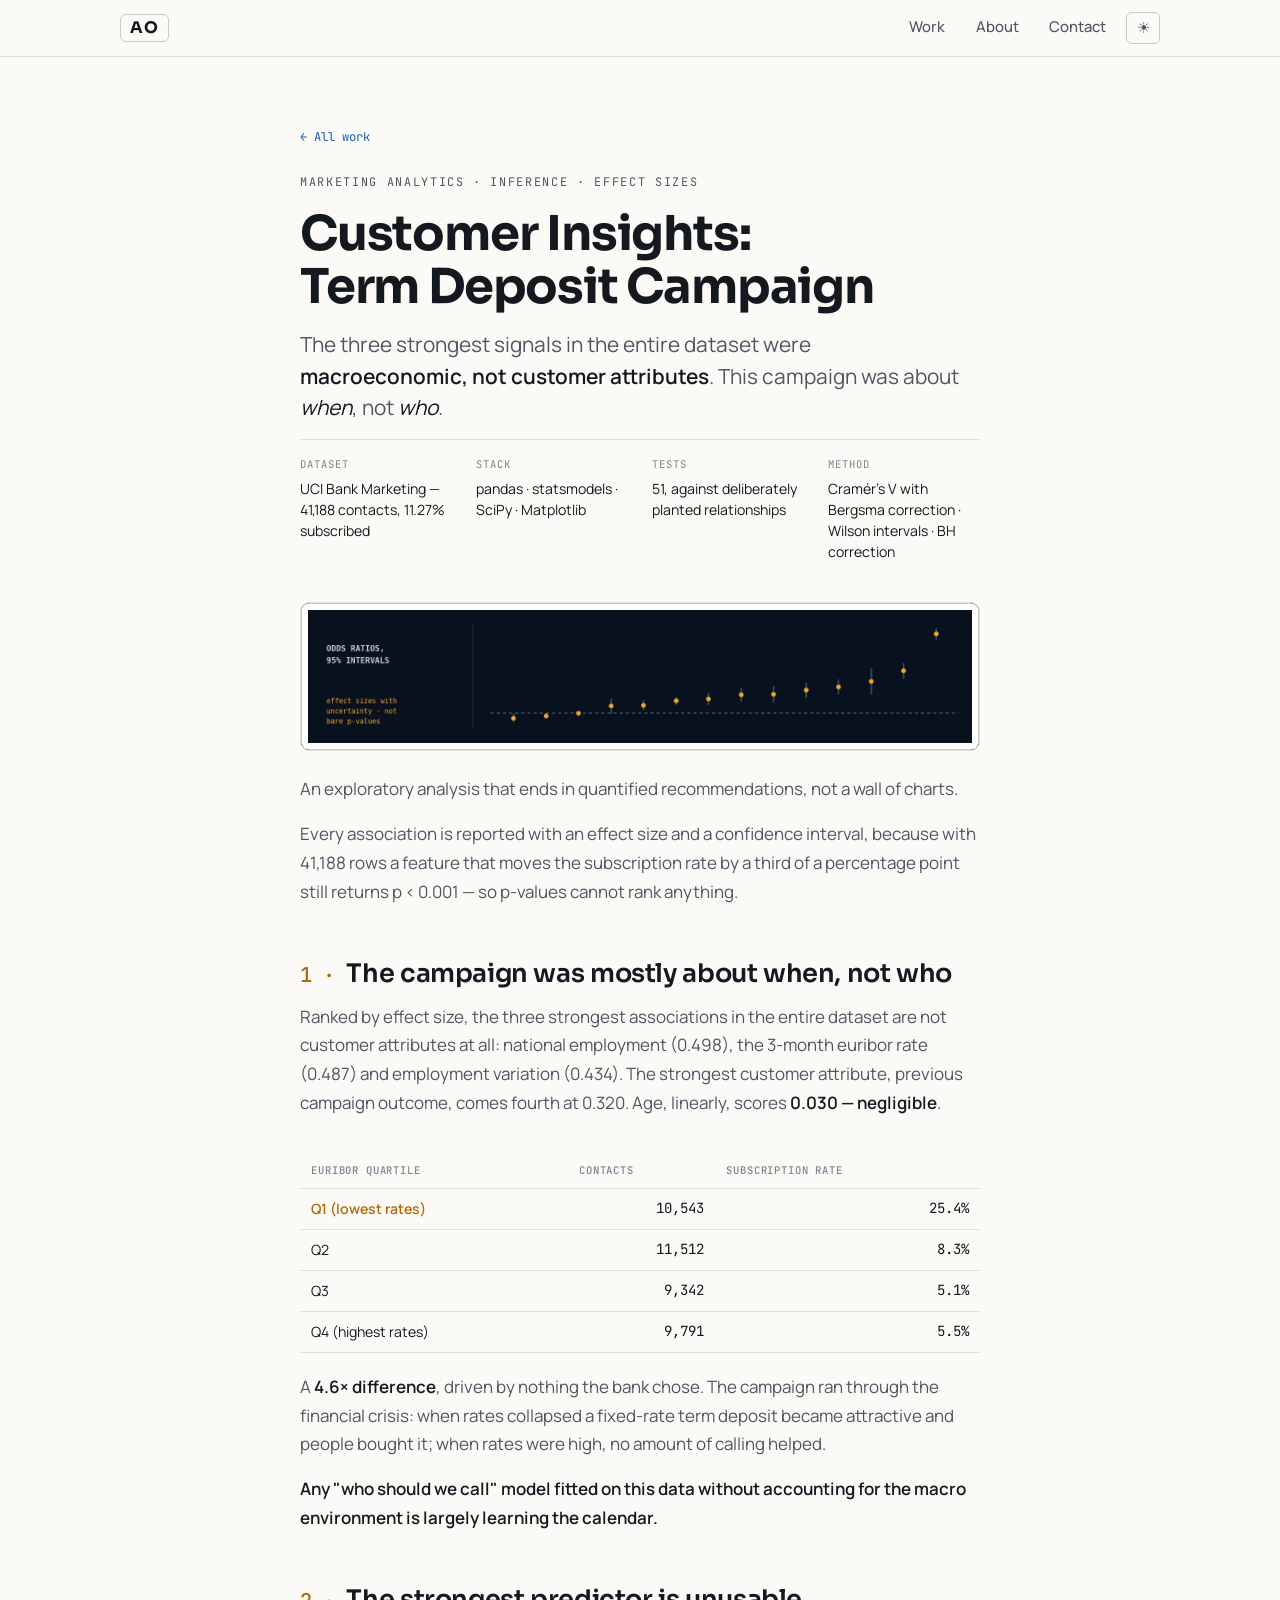
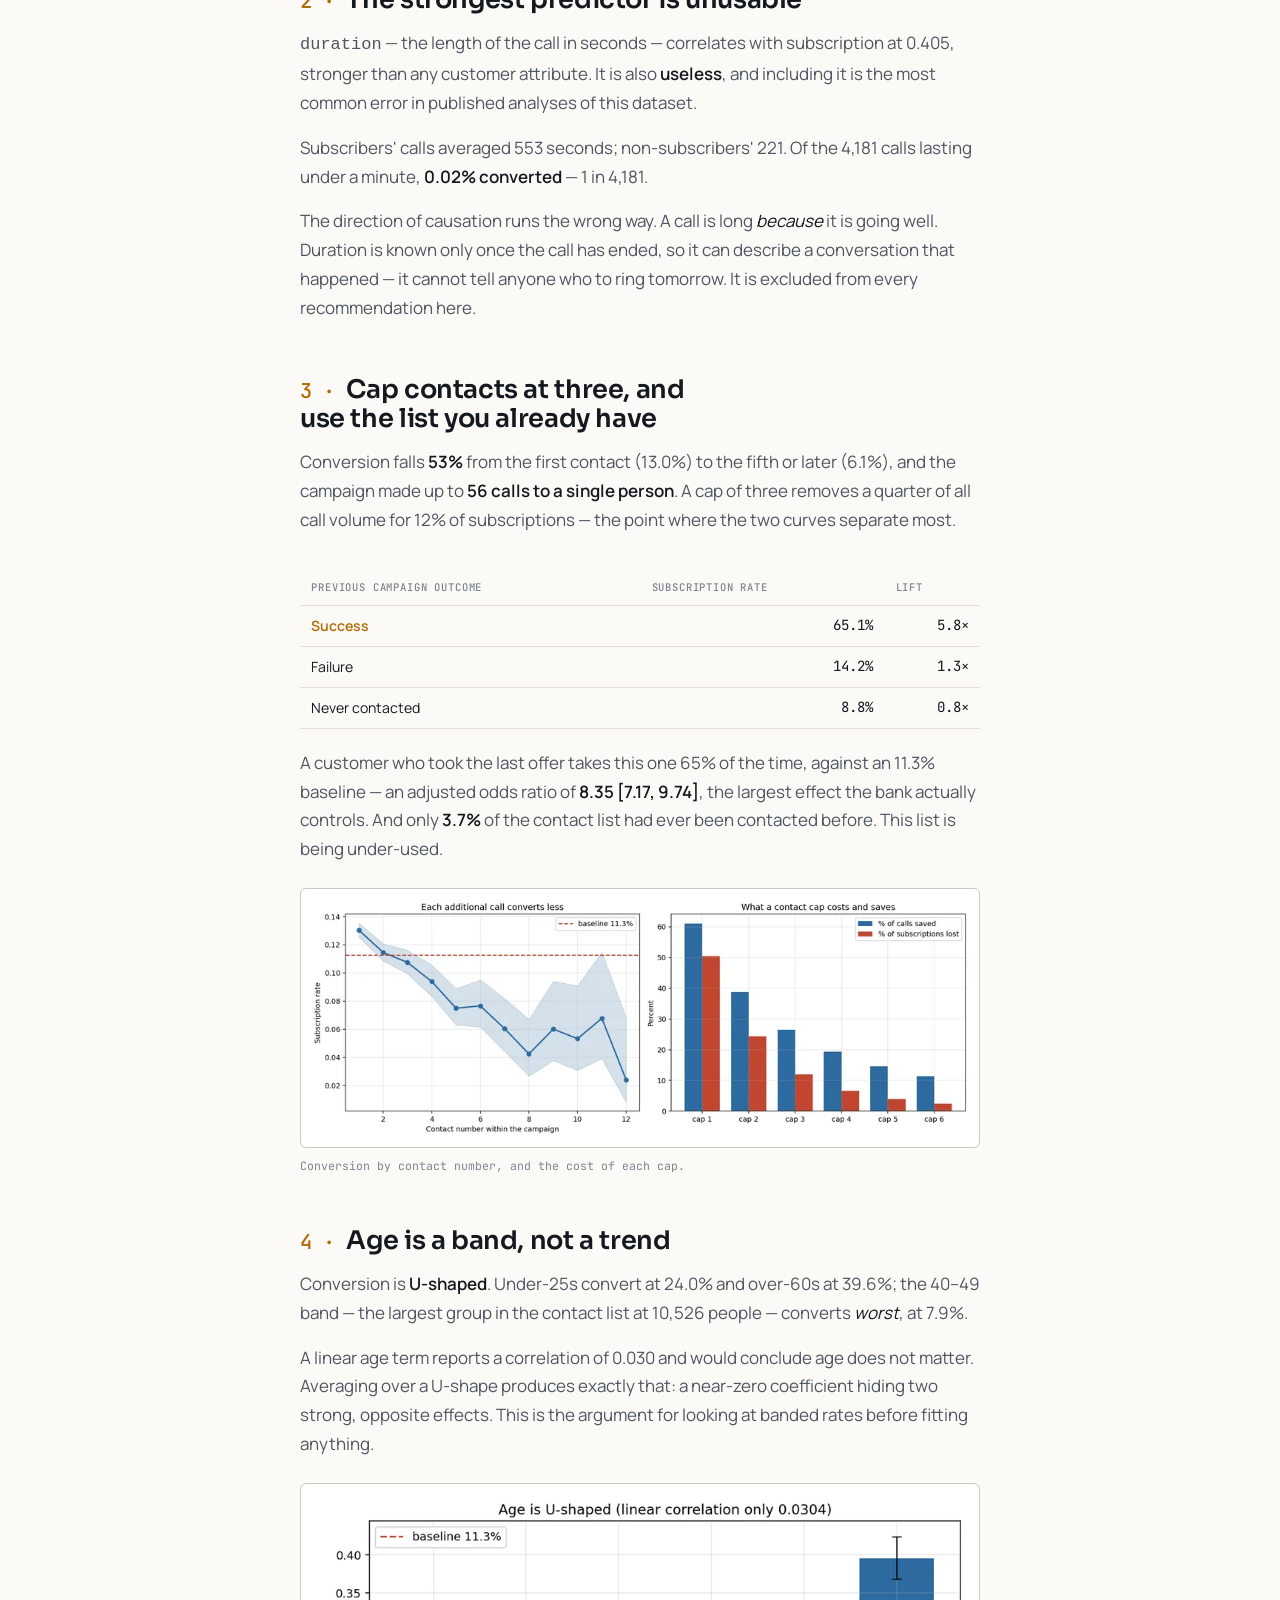
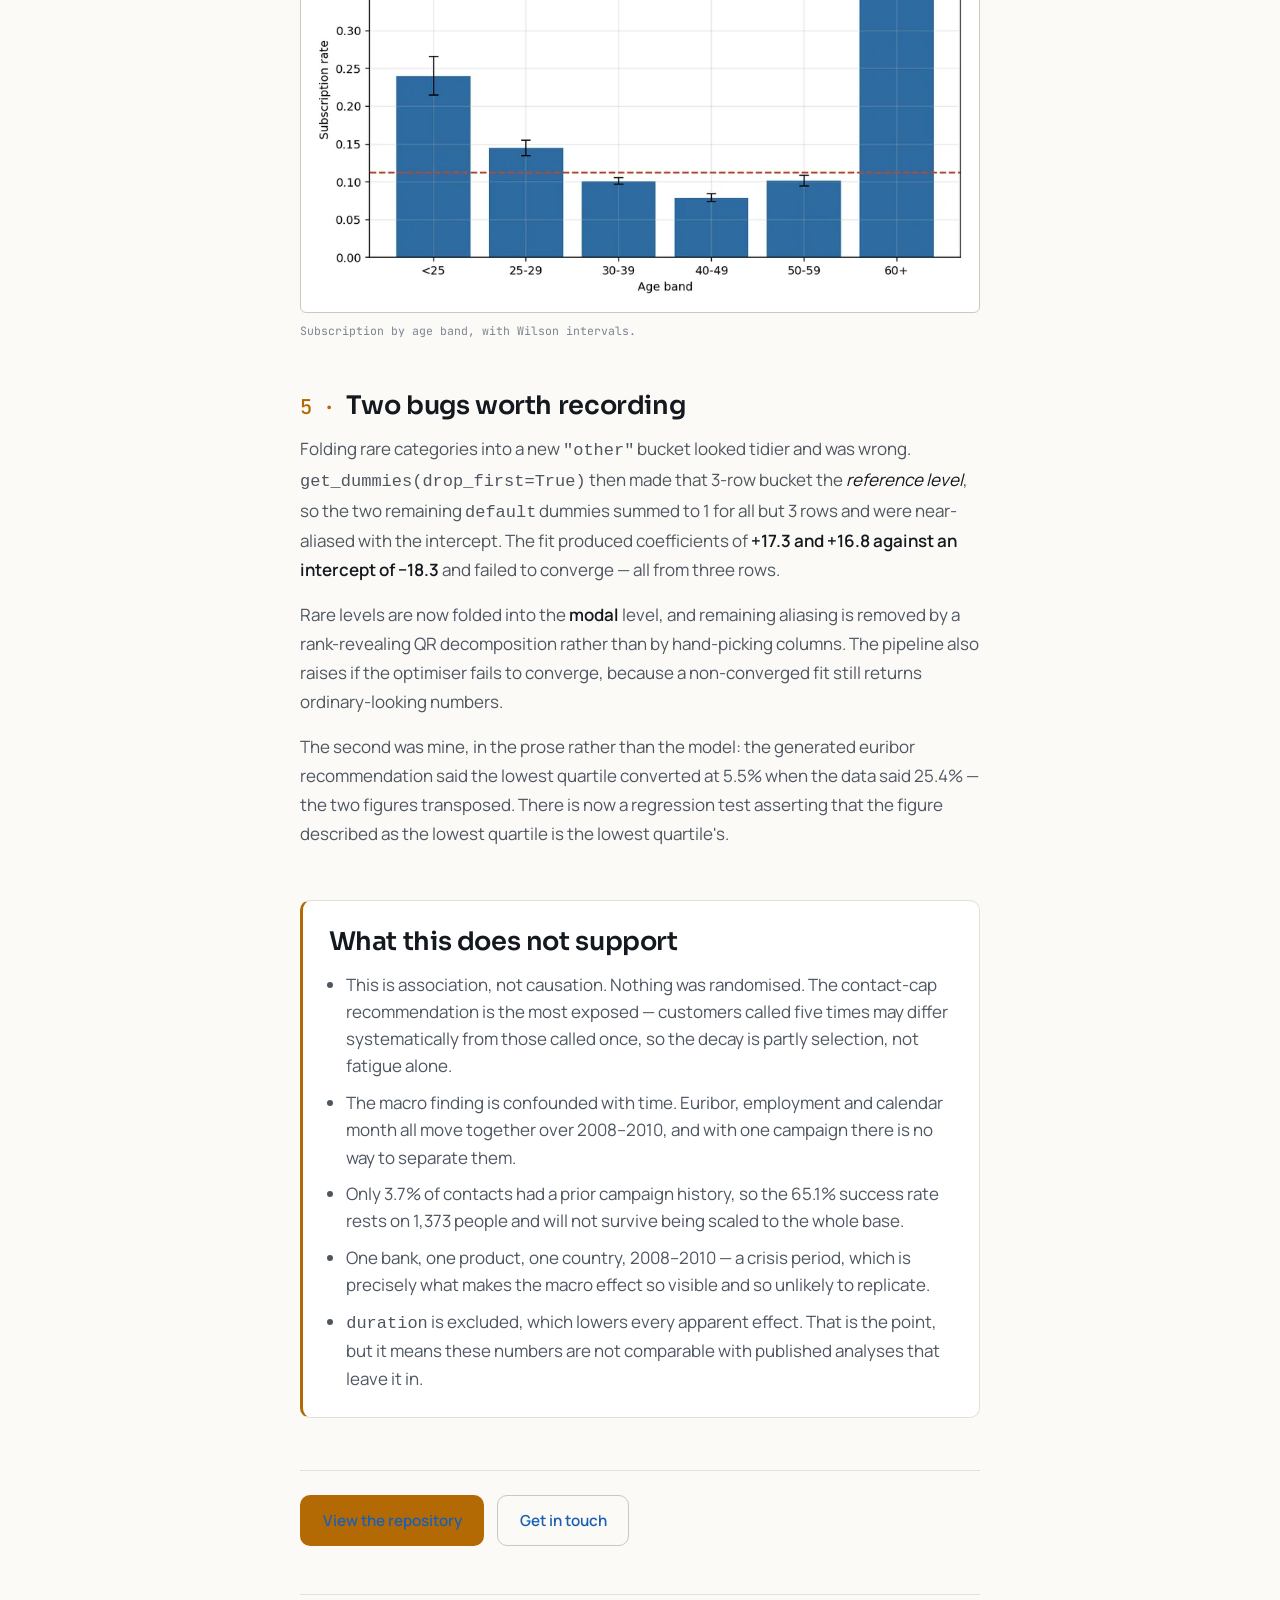
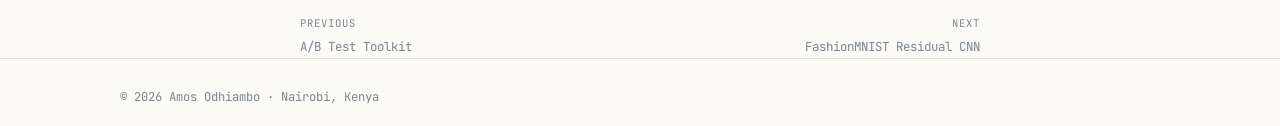
<file: work/customer-insights/index.html>
<!DOCTYPE html>
<html lang="en">
<head>
<meta charset="utf-8">
<meta name="viewport" content="width=device-width, initial-scale=1">
<title>Customer Insights: Term Deposit Campaign — Amos Odhiambo</title>
<meta name="description" content="41,188 campaign contacts analysed with effect sizes and confidence intervals, where the three strongest signals turned out not to be customer attributes at all.">

<meta property="og:title" content="Customer Insights: Term Deposit Campaign — Amos Odhiambo">
<meta property="og:description" content="41,188 campaign contacts analysed with effect sizes and confidence intervals, where the three strongest signals turned out not to be customer attributes at all.">
<meta property="og:type" content="article">
<meta property="og:url" content="https://manookello.github.io/work/customer-insights/">
<meta property="og:image" content="https://manookello.github.io/assets/banners/eda.webp">
<meta name="twitter:card" content="summary_large_image">
<link rel="canonical" href="https://manookello.github.io/work/customer-insights/">

<script type="application/ld+json">
{
  "@context": "https://schema.org",
  "@type": "TechArticle",
  "headline": "Customer Insights: Term Deposit Campaign",
  "description": "41,188 campaign contacts analysed with effect sizes and confidence intervals, where the three strongest signals turned out not to be customer attributes at all.",
  "url": "https://manookello.github.io/work/customer-insights/",
  "image": "https://manookello.github.io/assets/banners/eda.webp",
  "author": {
    "@type": "Person",
    "name": "Amos Odhiambo",
    "url": "https://manookello.github.io/"
  },
  "isPartOf": {
    "@type": "CollectionPage",
    "name": "Amos Odhiambo \u2014 Projects",
    "url": "https://manookello.github.io/#work"
  },
  "codeRepository": "https://github.com/manookello/customer-insights-eda"
}
</script>

<link rel="icon" href="data:image/svg+xml,<svg xmlns='http://www.w3.org/2000/svg' viewBox='0 0 100 100'><rect width='100' height='100' rx='20' fill='%230b1220'/><text y='.9em' x='50%' text-anchor='middle' font-size='58' font-family='monospace' fill='%23f5a524'>A</text></svg>">

<link rel="preconnect" href="https://fonts.googleapis.com">
<link rel="preconnect" href="https://fonts.gstatic.com" crossorigin>
<link rel="stylesheet" href="https://fonts.googleapis.com/css2?family=JetBrains+Mono:wght@400;500&family=Manrope:wght@400;500;600&family=Sora:wght@500;600;700&display=swap">
<link rel="stylesheet" href="../../styles.css">
</head>
<body>

<svg class="sprite" aria-hidden="true" focusable="false" xmlns="http://www.w3.org/2000/svg">
  <symbol id="i-github" viewBox="0 0 16 16">
    <path d="M8 0c4.42 0 8 3.58 8 8a8.013 8.013 0 0 1-5.45 7.59c-.4.08-.55-.17-.55-.38 0-.27.01-1.13.01-2.2 0-.75-.25-1.23-.54-1.48 1.78-.2 3.65-.88 3.65-3.95 0-.88-.31-1.59-.82-2.15.08-.2.36-1.02-.08-2.12 0 0-.67-.22-2.2.82-.64-.18-1.32-.27-2-.27-.68 0-1.36.09-2 .27-1.53-1.03-2.2-.82-2.2-.82-.44 1.1-.16 1.92-.08 2.12-.51.56-.82 1.28-.82 2.15 0 3.06 1.86 3.75 3.64 3.95-.23.2-.44.55-.51 1.07-.46.21-1.61.55-2.33-.66-.15-.24-.6-.83-1.23-.82-.67.01-.27.38.01.53.34.19.73.9.82 1.13.16.45.68 1.31 2.69.94 0 .67.01 1.3.01 1.49 0 .21-.15.45-.55.38A7.995 7.995 0 0 1 0 8c0-4.42 3.58-8 8-8Z"/>
  </symbol>
</svg>

<a class="skip" href="#main">Skip to content</a>

<header class="nav">
  <div class="nav-inner">
    <a class="nav-mark" href="../../" aria-label="Amos Odhiambo, home">AO</a>
    <nav aria-label="Primary">
      <a href="../../#work">Work</a>
      <a href="../../#about">About</a>
      <a href="../../#contact">Contact</a>
    </nav>
    <button id="theme-toggle" type="button" class="theme-toggle" aria-label="Switch to light theme">
      <span aria-hidden="true" data-icon>☾</span>
    </button>
  </div>
</header>

<main id="main" class="study">
  <div class="study-shell">

    <a class="backlink" href="../../#work">← All work</a>
    <p class="eyebrow">Marketing analytics · inference · effect sizes</p>
    <h1>Customer Insights: Term Deposit Campaign</h1>
    <p class="study-finding">The three strongest signals in the entire dataset were <strong>macroeconomic, not customer attributes</strong>. This campaign was about <em>when</em>, not <em>who</em>.</p>

    <dl class="study-meta">
      <div><dt>Dataset</dt><dd>UCI Bank Marketing — 41,188 contacts, 11.27% subscribed</dd></div>
      <div><dt>Stack</dt><dd>pandas · statsmodels · SciPy · Matplotlib</dd></div>
      <div><dt>Tests</dt><dd>51, against deliberately planted relationships</dd></div>
      <div><dt>Method</dt><dd>Cramér's V with Bergsma correction · Wilson intervals · BH correction</dd></div>
    </dl>

    <figure class="study-banner">
      <img src="../../assets/banners/eda.webp" width="1440" height="288" alt="Adjusted odds ratios with 95% confidence intervals for the strongest terms.">
    </figure>

    <section>
      <p>An exploratory analysis that ends in quantified recommendations, not a wall of charts.</p>
      <p>Every association is reported with an effect size and a confidence interval, because with 41,188 rows a feature that moves the subscription rate by a third of a percentage point still returns p &lt; 0.001 — so p-values cannot rank anything.</p>
    </section>

    <div class="study-findings">
      <section class="finding">
        <h2>The campaign was mostly about when, not who</h2>
<p>Ranked by effect size, the three strongest associations in the entire dataset are not customer attributes at all: national employment (0.498), the 3-month euribor rate (0.487) and employment variation (0.434). The strongest customer attribute, previous campaign outcome, comes fourth at 0.320. Age, linearly, scores <strong>0.030 — negligible</strong>.</p>
<div class="table-scroll"><table class="study-table">
<thead><tr><th>Euribor quartile</th><th>Contacts</th><th>Subscription rate</th></tr></thead>
<tbody>
<tr class="best"><td>Q1 (lowest rates)</td><td class="num">10,543</td><td class="num">25.4%</td></tr>
<tr><td>Q2</td><td class="num">11,512</td><td class="num">8.3%</td></tr>
<tr><td>Q3</td><td class="num">9,342</td><td class="num">5.1%</td></tr>
<tr><td>Q4 (highest rates)</td><td class="num">9,791</td><td class="num">5.5%</td></tr>
</tbody></table></div>
<p>A <strong>4.6× difference</strong>, driven by nothing the bank chose. The campaign ran through the financial crisis: when rates collapsed a fixed-rate term deposit became attractive and people bought it; when rates were high, no amount of calling helped.</p>
<p><strong>Any "who should we call" model fitted on this data without accounting for the macro environment is largely learning the calendar.</strong></p>
      </section>
      <section class="finding">
        <h2>The strongest predictor is unusable</h2>
<p><code>duration</code> — the length of the call in seconds — correlates with subscription at 0.405, stronger than any customer attribute. It is also <strong>useless</strong>, and including it is the most common error in published analyses of this dataset.</p>
<p>Subscribers' calls averaged 553 seconds; non-subscribers' 221. Of the 4,181 calls lasting under a minute, <strong>0.02% converted</strong> — 1 in 4,181.</p>
<p>The direction of causation runs the wrong way. A call is long <em>because</em> it is going well. Duration is known only once the call has ended, so it can describe a conversation that happened — it cannot tell anyone who to ring tomorrow. It is excluded from every recommendation here.</p>
      </section>
      <section class="finding">
        <h2>Cap contacts at three, and use the list you already have</h2>
<p>Conversion falls <strong>53%</strong> from the first contact (13.0%) to the fifth or later (6.1%), and the campaign made up to <strong>56 calls to a single person</strong>. A cap of three removes a quarter of all call volume for 12% of subscriptions — the point where the two curves separate most.</p>
<div class="table-scroll"><table class="study-table">
<thead><tr><th>Previous campaign outcome</th><th>Subscription rate</th><th>Lift</th></tr></thead>
<tbody>
<tr class="best"><td>Success</td><td class="num">65.1%</td><td class="num">5.8×</td></tr>
<tr><td>Failure</td><td class="num">14.2%</td><td class="num">1.3×</td></tr>
<tr><td>Never contacted</td><td class="num">8.8%</td><td class="num">0.8×</td></tr>
</tbody></table></div>
<p>A customer who took the last offer takes this one 65% of the time, against an 11.3% baseline — an adjusted odds ratio of <strong>8.35 [7.17, 9.74]</strong>, the largest effect the bank actually controls. And only <strong>3.7%</strong> of the contact list had ever been contacted before. This list is being under-used.</p>
<figure><img src="../../assets/case/customer-insights-contact_decay.webp" width="900" height="332" loading="lazy" alt="Conversion by contact number, and what each contact cap costs."><figcaption>Conversion by contact number, and the cost of each cap.</figcaption></figure>
      </section>
      <section class="finding">
        <h2>Age is a band, not a trend</h2>
<p>Conversion is <strong>U-shaped</strong>. Under-25s convert at 24.0% and over-60s at 39.6%; the 40–49 band — the largest group in the contact list at 10,526 people — converts <em>worst</em>, at 7.9%.</p>
<p>A linear age term reports a correlation of 0.030 and would conclude age does not matter. Averaging over a U-shape produces exactly that: a near-zero coefficient hiding two strong, opposite effects. This is the argument for looking at banded rates before fitting anything.</p>
<figure><img src="../../assets/case/customer-insights-age_bands.webp" width="900" height="562" loading="lazy" alt="Subscription rate by age band with confidence intervals, showing a U-shape."><figcaption>Subscription by age band, with Wilson intervals.</figcaption></figure>
      </section>
      <section class="finding">
        <h2>Two bugs worth recording</h2>
<p>Folding rare categories into a new <code>"other"</code> bucket looked tidier and was wrong. <code>get_dummies(drop_first=True)</code> then made that 3-row bucket the <em>reference level</em>, so the two remaining <code>default</code> dummies summed to 1 for all but 3 rows and were near-aliased with the intercept. The fit produced coefficients of <strong>+17.3 and +16.8 against an intercept of −18.3</strong> and failed to converge — all from three rows.</p>
<p>Rare levels are now folded into the <strong>modal</strong> level, and remaining aliasing is removed by a rank-revealing QR decomposition rather than by hand-picking columns. The pipeline also raises if the optimiser fails to converge, because a non-converged fit still returns ordinary-looking numbers.</p>
<p>The second was mine, in the prose rather than the model: the generated euribor recommendation said the lowest quartile converted at 5.5% when the data said 25.4% — the two figures transposed. There is now a regression test asserting that the figure described as the lowest quartile is the lowest quartile's.</p>
      </section>
    </div>

    <section class="study-limits">
      <h2>What this does not support</h2>
      <ul>
        <li>This is association, not causation. Nothing was randomised. The contact-cap recommendation is the most exposed — customers called five times may differ systematically from those called once, so the decay is partly selection, not fatigue alone.</li>
        <li>The macro finding is confounded with time. Euribor, employment and calendar month all move together over 2008–2010, and with one campaign there is no way to separate them.</li>
        <li>Only 3.7% of contacts had a prior campaign history, so the 65.1% success rate rests on 1,373 people and will not survive being scaled to the whole base.</li>
        <li>One bank, one product, one country, 2008–2010 — a crisis period, which is precisely what makes the macro effect so visible and so unlikely to replicate.</li>
        <li><code>duration</code> is excluded, which lowers every apparent effect. That is the point, but it means these numbers are not comparable with published analyses that leave it in.</li>
      </ul>
    </section>

    <div class="study-cta">
      <a class="btn btn-primary" href="https://github.com/manookello/customer-insights-eda" target="_blank" rel="noopener">View the repository</a>
      <a class="btn btn-ghost" href="../../#contact">Get in touch</a>
    </div>

    <nav class="study-nav" aria-label="Other case studies">
      <a href="../ab-testing/"><span class="dir">Previous</span>A/B Test Toolkit</a>
      <a href="../vision-classifier/" style="text-align:right"><span class="dir">Next</span>FashionMNIST Residual CNN</a>
    </nav>

  </div>
</main>

<footer class="footer">
  <div class="shell footer-inner">
    <p>© <span id="year">2026</span> Amos Odhiambo · Nairobi, Kenya</p>
  </div>
</footer>

<script src="../../script.js"></script>
</body>
</html>
</file>
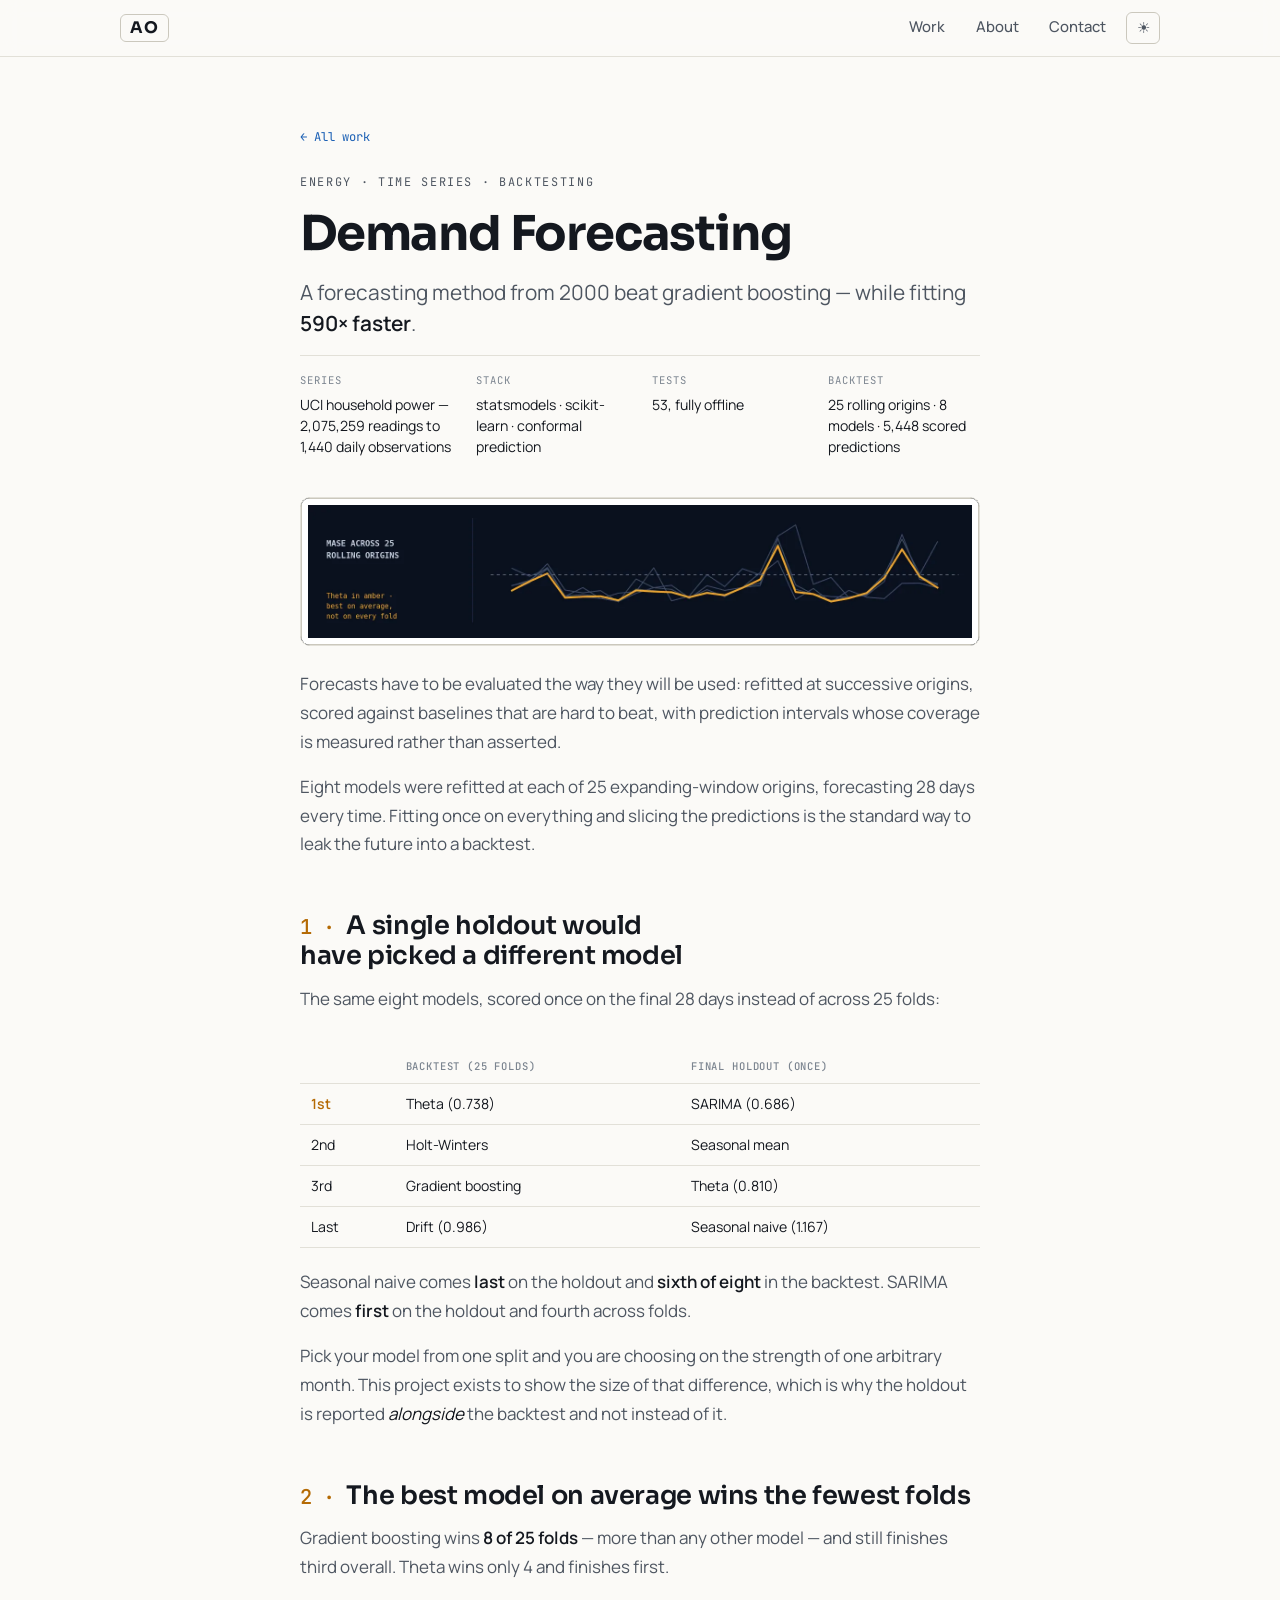
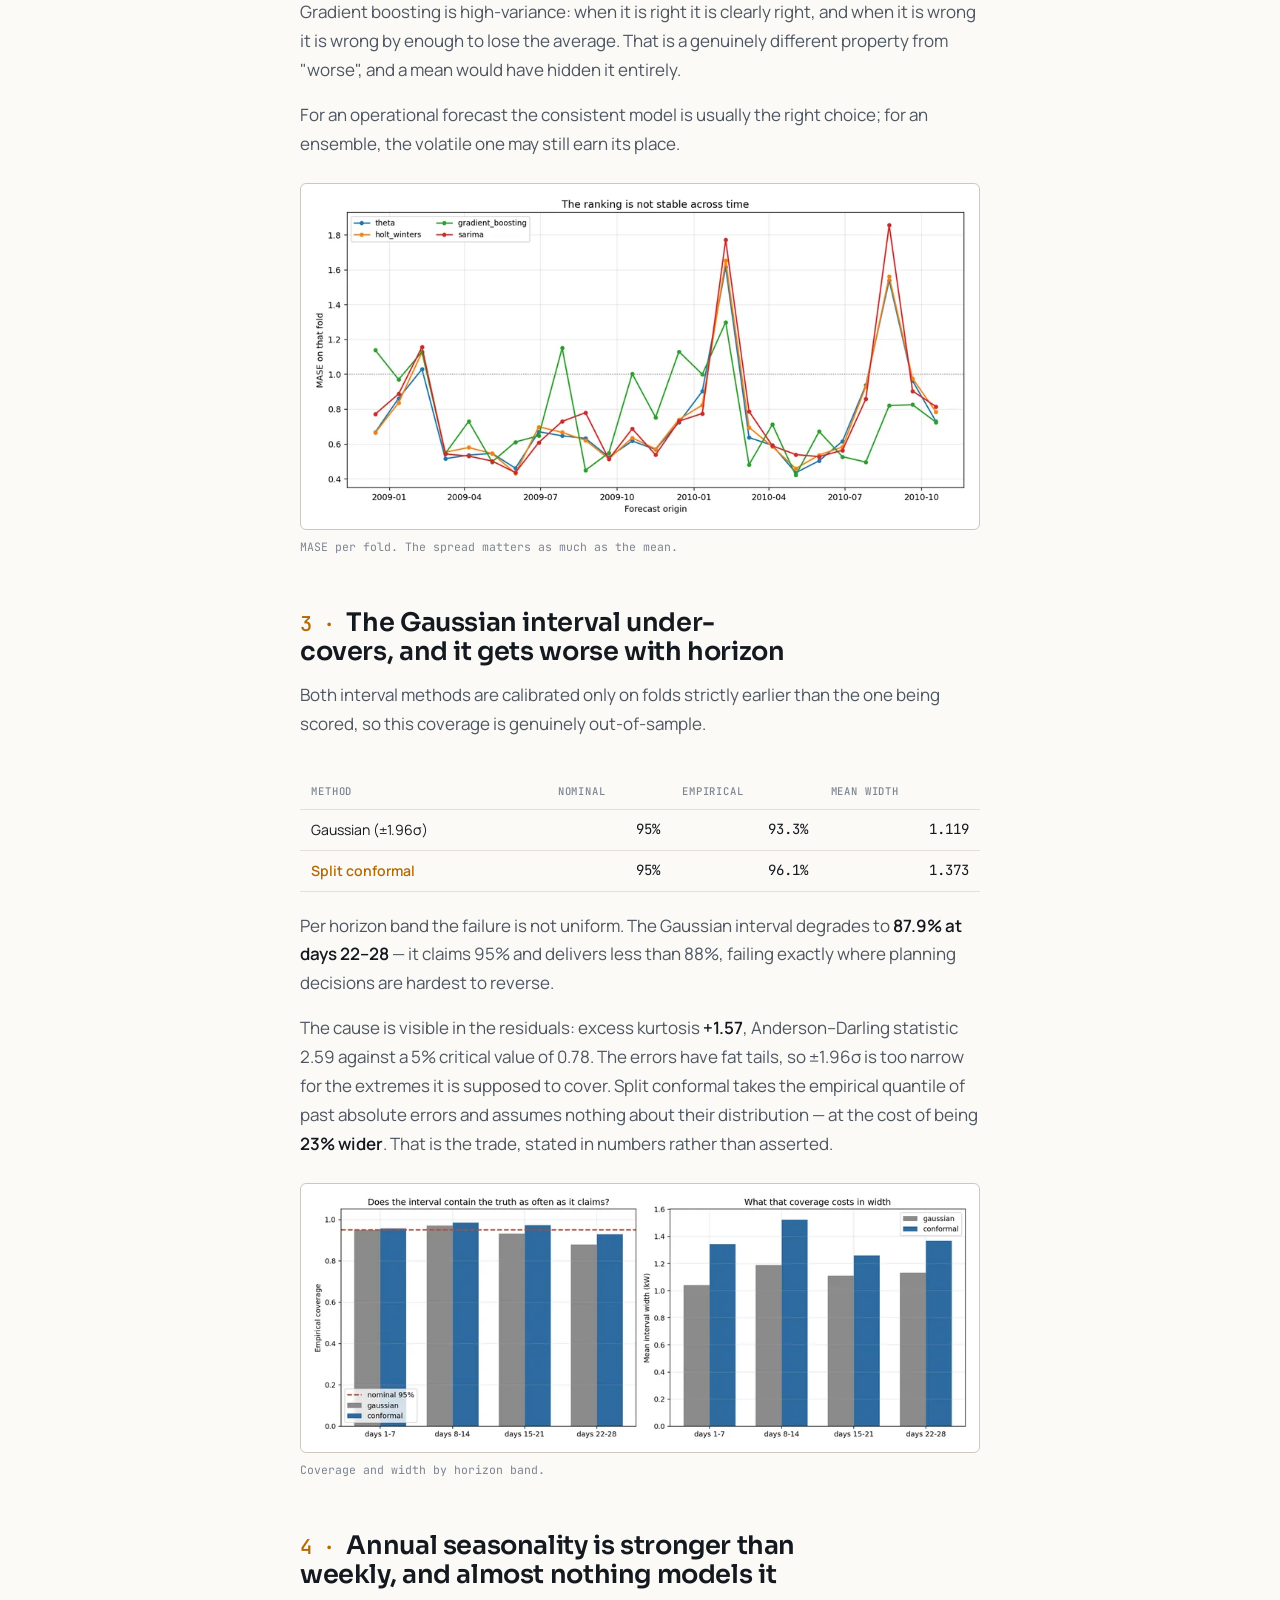
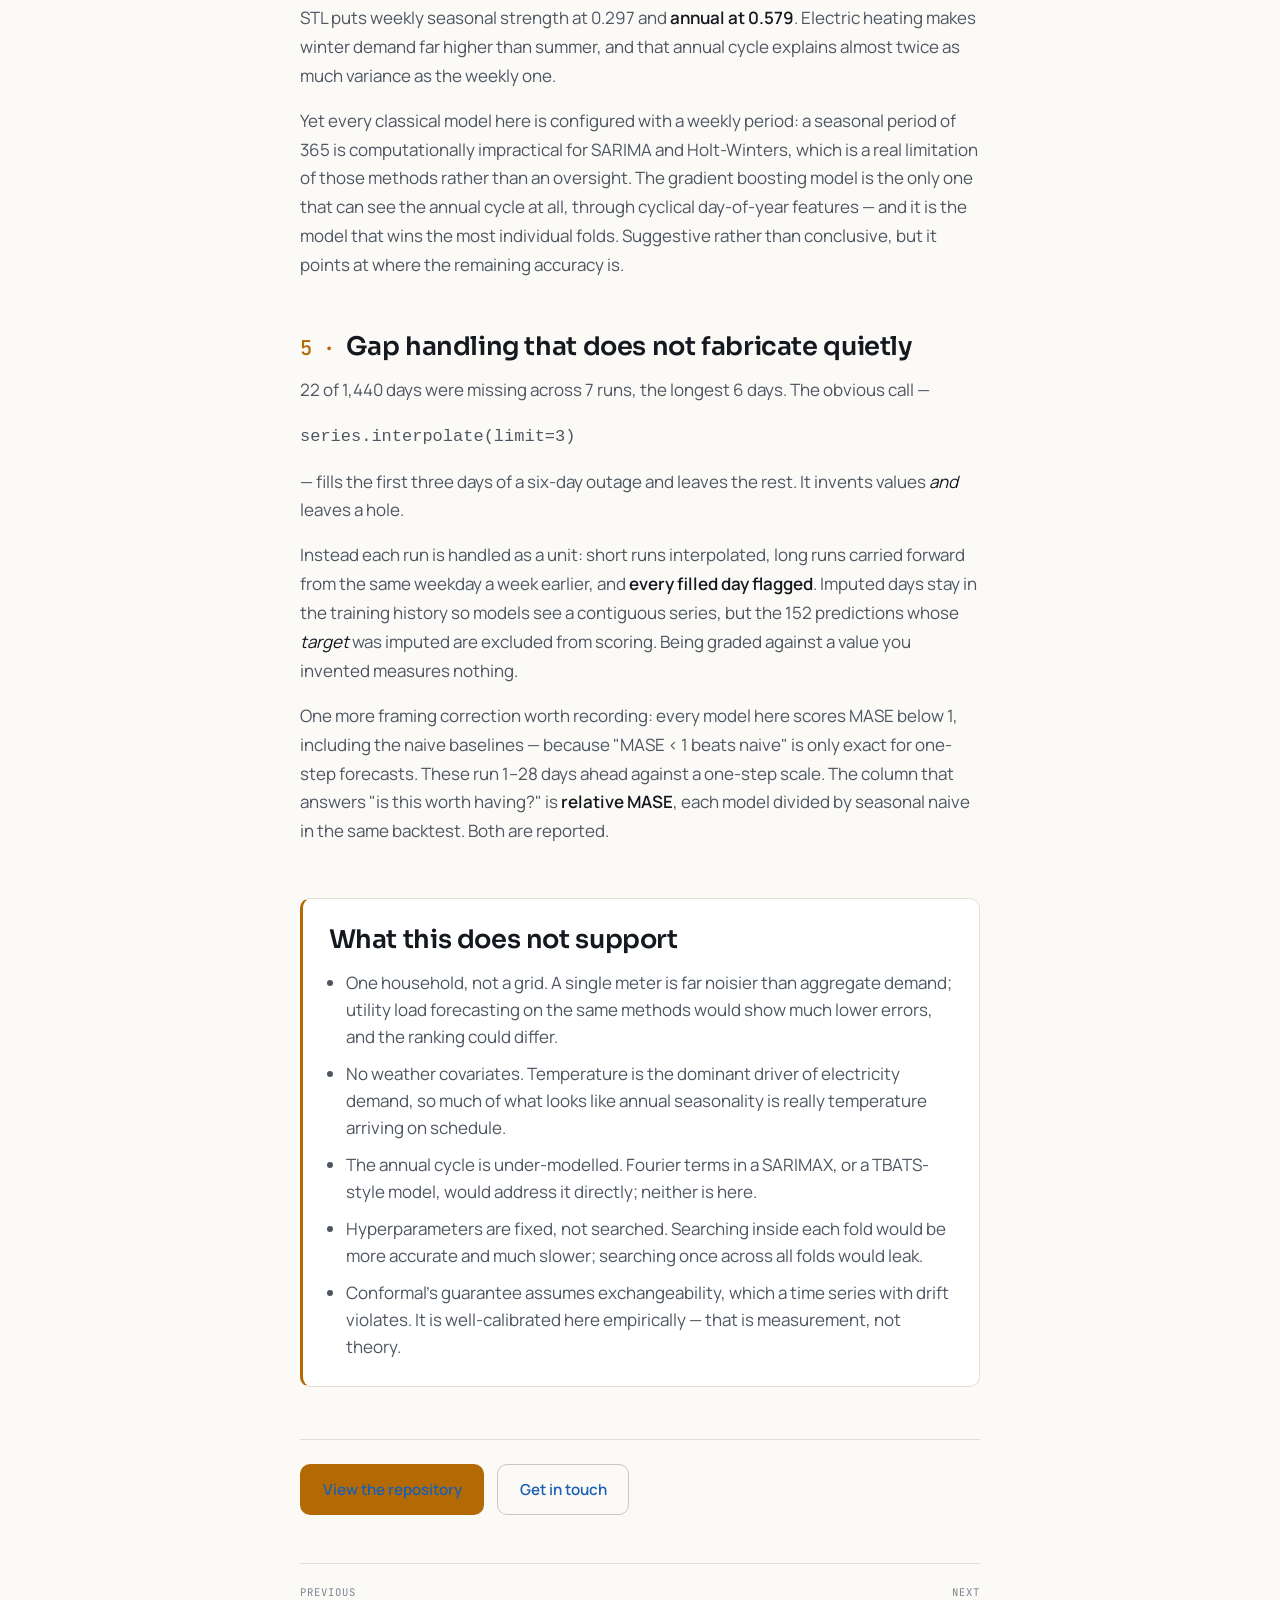
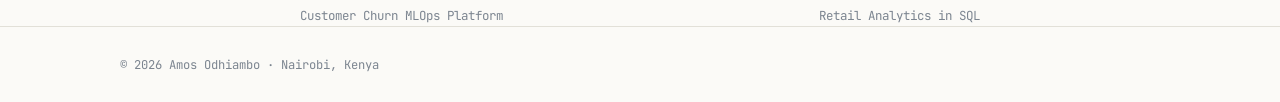
<file: work/demand-forecasting/index.html>
<!DOCTYPE html>
<html lang="en">
<head>
<meta charset="utf-8">
<meta name="viewport" content="width=device-width, initial-scale=1">
<title>Demand Forecasting — Amos Odhiambo</title>
<meta name="description" content="Daily electricity demand across 25 rolling origins. A forecasting method from 2000 beat gradient boosting while fitting 590× faster.">

<meta property="og:title" content="Demand Forecasting — Amos Odhiambo">
<meta property="og:description" content="Daily electricity demand across 25 rolling origins. A forecasting method from 2000 beat gradient boosting while fitting 590× faster.">
<meta property="og:type" content="article">
<meta property="og:url" content="https://manookello.github.io/work/demand-forecasting/">
<meta property="og:image" content="https://manookello.github.io/assets/banners/forecast.webp">
<meta name="twitter:card" content="summary_large_image">
<link rel="canonical" href="https://manookello.github.io/work/demand-forecasting/">

<script type="application/ld+json">
{
  "@context": "https://schema.org",
  "@type": "TechArticle",
  "headline": "Demand Forecasting",
  "description": "Daily electricity demand across 25 rolling origins. A forecasting method from 2000 beat gradient boosting while fitting 590\u00d7 faster.",
  "url": "https://manookello.github.io/work/demand-forecasting/",
  "image": "https://manookello.github.io/assets/banners/forecast.webp",
  "author": {
    "@type": "Person",
    "name": "Amos Odhiambo",
    "url": "https://manookello.github.io/"
  },
  "isPartOf": {
    "@type": "CollectionPage",
    "name": "Amos Odhiambo \u2014 Projects",
    "url": "https://manookello.github.io/#work"
  },
  "codeRepository": "https://github.com/manookello/demand-forecasting"
}
</script>

<link rel="icon" href="data:image/svg+xml,<svg xmlns='http://www.w3.org/2000/svg' viewBox='0 0 100 100'><rect width='100' height='100' rx='20' fill='%230b1220'/><text y='.9em' x='50%' text-anchor='middle' font-size='58' font-family='monospace' fill='%23f5a524'>A</text></svg>">

<link rel="preconnect" href="https://fonts.googleapis.com">
<link rel="preconnect" href="https://fonts.gstatic.com" crossorigin>
<link rel="stylesheet" href="https://fonts.googleapis.com/css2?family=JetBrains+Mono:wght@400;500&family=Manrope:wght@400;500;600&family=Sora:wght@500;600;700&display=swap">
<link rel="stylesheet" href="../../styles.css">
</head>
<body>

<svg class="sprite" aria-hidden="true" focusable="false" xmlns="http://www.w3.org/2000/svg">
  <symbol id="i-github" viewBox="0 0 16 16">
    <path d="M8 0c4.42 0 8 3.58 8 8a8.013 8.013 0 0 1-5.45 7.59c-.4.08-.55-.17-.55-.38 0-.27.01-1.13.01-2.2 0-.75-.25-1.23-.54-1.48 1.78-.2 3.65-.88 3.65-3.95 0-.88-.31-1.59-.82-2.15.08-.2.36-1.02-.08-2.12 0 0-.67-.22-2.2.82-.64-.18-1.32-.27-2-.27-.68 0-1.36.09-2 .27-1.53-1.03-2.2-.82-2.2-.82-.44 1.1-.16 1.92-.08 2.12-.51.56-.82 1.28-.82 2.15 0 3.06 1.86 3.75 3.64 3.95-.23.2-.44.55-.51 1.07-.46.21-1.61.55-2.33-.66-.15-.24-.6-.83-1.23-.82-.67.01-.27.38.01.53.34.19.73.9.82 1.13.16.45.68 1.31 2.69.94 0 .67.01 1.3.01 1.49 0 .21-.15.45-.55.38A7.995 7.995 0 0 1 0 8c0-4.42 3.58-8 8-8Z"/>
  </symbol>
</svg>

<a class="skip" href="#main">Skip to content</a>

<header class="nav">
  <div class="nav-inner">
    <a class="nav-mark" href="../../" aria-label="Amos Odhiambo, home">AO</a>
    <nav aria-label="Primary">
      <a href="../../#work">Work</a>
      <a href="../../#about">About</a>
      <a href="../../#contact">Contact</a>
    </nav>
    <button id="theme-toggle" type="button" class="theme-toggle" aria-label="Switch to light theme">
      <span aria-hidden="true" data-icon>☾</span>
    </button>
  </div>
</header>

<main id="main" class="study">
  <div class="study-shell">

    <a class="backlink" href="../../#work">← All work</a>
    <p class="eyebrow">Energy · time series · backtesting</p>
    <h1>Demand Forecasting</h1>
    <p class="study-finding">A forecasting method from 2000 beat gradient boosting — while fitting <strong>590× faster</strong>.</p>

    <dl class="study-meta">
      <div><dt>Series</dt><dd>UCI household power — 2,075,259 readings to 1,440 daily observations</dd></div>
      <div><dt>Stack</dt><dd>statsmodels · scikit-learn · conformal prediction</dd></div>
      <div><dt>Tests</dt><dd>53, fully offline</dd></div>
      <div><dt>Backtest</dt><dd>25 rolling origins · 8 models · 5,448 scored predictions</dd></div>
    </dl>

    <figure class="study-banner">
      <img src="../../assets/banners/forecast.webp" width="1440" height="288" alt="MASE across 25 rolling origins for five forecasting models.">
    </figure>

    <section>
      <p>Forecasts have to be evaluated the way they will be used: refitted at successive origins, scored against baselines that are hard to beat, with prediction intervals whose coverage is measured rather than asserted.</p>
      <p>Eight models were refitted at each of 25 expanding-window origins, forecasting 28 days every time. Fitting once on everything and slicing the predictions is the standard way to leak the future into a backtest.</p>
    </section>

    <div class="study-findings">
      <section class="finding">
        <h2>A single holdout would have picked a different model</h2>
<p>The same eight models, scored once on the final 28 days instead of across 25 folds:</p>
<div class="table-scroll"><table class="study-table">
<thead><tr><th></th><th>Backtest (25 folds)</th><th>Final holdout (once)</th></tr></thead>
<tbody>
<tr class="best"><td>1st</td><td>Theta (0.738)</td><td>SARIMA (0.686)</td></tr>
<tr><td>2nd</td><td>Holt-Winters</td><td>Seasonal mean</td></tr>
<tr><td>3rd</td><td>Gradient boosting</td><td>Theta (0.810)</td></tr>
<tr><td>Last</td><td>Drift (0.986)</td><td>Seasonal naive (1.167)</td></tr>
</tbody></table></div>
<p>Seasonal naive comes <strong>last</strong> on the holdout and <strong>sixth of eight</strong> in the backtest. SARIMA comes <strong>first</strong> on the holdout and fourth across folds.</p>
<p>Pick your model from one split and you are choosing on the strength of one arbitrary month. This project exists to show the size of that difference, which is why the holdout is reported <em>alongside</em> the backtest and not instead of it.</p>
      </section>
      <section class="finding">
        <h2>The best model on average wins the fewest folds</h2>
<p>Gradient boosting wins <strong>8 of 25 folds</strong> — more than any other model — and still finishes third overall. Theta wins only 4 and finishes first.</p>
<p>Gradient boosting is high-variance: when it is right it is clearly right, and when it is wrong it is wrong by enough to lose the average. That is a genuinely different property from "worse", and a mean would have hidden it entirely.</p>
<p>For an operational forecast the consistent model is usually the right choice; for an ensemble, the volatile one may still earn its place.</p>
<figure><img src="../../assets/case/demand-forecasting-fold_stability.webp" width="900" height="450" loading="lazy" alt="MASE per fold for the leading models, showing gradient boosting swinging widest."><figcaption>MASE per fold. The spread matters as much as the mean.</figcaption></figure>
      </section>
      <section class="finding">
        <h2>The Gaussian interval under-covers, and it gets worse with horizon</h2>
<p>Both interval methods are calibrated only on folds strictly earlier than the one being scored, so this coverage is genuinely out-of-sample.</p>
<div class="table-scroll"><table class="study-table">
<thead><tr><th>Method</th><th>Nominal</th><th>Empirical</th><th>Mean width</th></tr></thead>
<tbody>
<tr><td>Gaussian (±1.96σ)</td><td class="num">95%</td><td class="num">93.3%</td><td class="num">1.119</td></tr>
<tr class="best"><td>Split conformal</td><td class="num">95%</td><td class="num">96.1%</td><td class="num">1.373</td></tr>
</tbody></table></div>
<p>Per horizon band the failure is not uniform. The Gaussian interval degrades to <strong>87.9% at days 22–28</strong> — it claims 95% and delivers less than 88%, failing exactly where planning decisions are hardest to reverse.</p>
<p>The cause is visible in the residuals: excess kurtosis <strong>+1.57</strong>, Anderson–Darling statistic 2.59 against a 5% critical value of 0.78. The errors have fat tails, so ±1.96σ is too narrow for the extremes it is supposed to cover. Split conformal takes the empirical quantile of past absolute errors and assumes nothing about their distribution — at the cost of being <strong>23% wider</strong>. That is the trade, stated in numbers rather than asserted.</p>
<figure><img src="../../assets/case/demand-forecasting-interval_coverage.webp" width="900" height="346" loading="lazy" alt="Interval coverage and width by horizon band for both methods."><figcaption>Coverage and width by horizon band.</figcaption></figure>
      </section>
      <section class="finding">
        <h2>Annual seasonality is stronger than weekly, and almost nothing models it</h2>
<p>STL puts weekly seasonal strength at 0.297 and <strong>annual at 0.579</strong>. Electric heating makes winter demand far higher than summer, and that annual cycle explains almost twice as much variance as the weekly one.</p>
<p>Yet every classical model here is configured with a weekly period: a seasonal period of 365 is computationally impractical for SARIMA and Holt-Winters, which is a real limitation of those methods rather than an oversight. The gradient boosting model is the only one that can see the annual cycle at all, through cyclical day-of-year features — and it is the model that wins the most individual folds. Suggestive rather than conclusive, but it points at where the remaining accuracy is.</p>
      </section>
      <section class="finding">
        <h2>Gap handling that does not fabricate quietly</h2>
<p>22 of 1,440 days were missing across 7 runs, the longest 6 days. The obvious call —</p>
<p><code>series.interpolate(limit=3)</code></p>
<p>— fills the first three days of a six-day outage and leaves the rest. It invents values <em>and</em> leaves a hole.</p>
<p>Instead each run is handled as a unit: short runs interpolated, long runs carried forward from the same weekday a week earlier, and <strong>every filled day flagged</strong>. Imputed days stay in the training history so models see a contiguous series, but the 152 predictions whose <em>target</em> was imputed are excluded from scoring. Being graded against a value you invented measures nothing.</p>
<p>One more framing correction worth recording: every model here scores MASE below 1, including the naive baselines — because "MASE &lt; 1 beats naive" is only exact for one-step forecasts. These run 1–28 days ahead against a one-step scale. The column that answers "is this worth having?" is <strong>relative MASE</strong>, each model divided by seasonal naive in the same backtest. Both are reported.</p>
      </section>
    </div>

    <section class="study-limits">
      <h2>What this does not support</h2>
      <ul>
        <li>One household, not a grid. A single meter is far noisier than aggregate demand; utility load forecasting on the same methods would show much lower errors, and the ranking could differ.</li>
        <li>No weather covariates. Temperature is the dominant driver of electricity demand, so much of what looks like annual seasonality is really temperature arriving on schedule.</li>
        <li>The annual cycle is under-modelled. Fourier terms in a SARIMAX, or a TBATS-style model, would address it directly; neither is here.</li>
        <li>Hyperparameters are fixed, not searched. Searching inside each fold would be more accurate and much slower; searching once across all folds would leak.</li>
        <li>Conformal's guarantee assumes exchangeability, which a time series with drift violates. It is well-calibrated here empirically — that is measurement, not theory.</li>
      </ul>
    </section>

    <div class="study-cta">
      <a class="btn btn-primary" href="https://github.com/manookello/demand-forecasting" target="_blank" rel="noopener">View the repository</a>
      <a class="btn btn-ghost" href="../../#contact">Get in touch</a>
    </div>

    <nav class="study-nav" aria-label="Other case studies">
      <a href="../churn-mlops/"><span class="dir">Previous</span>Customer Churn MLOps Platform</a>
      <a href="../retail-analytics/" style="text-align:right"><span class="dir">Next</span>Retail Analytics in SQL</a>
    </nav>

  </div>
</main>

<footer class="footer">
  <div class="shell footer-inner">
    <p>© <span id="year">2026</span> Amos Odhiambo · Nairobi, Kenya</p>
  </div>
</footer>

<script src="../../script.js"></script>
</body>
</html>
</file>
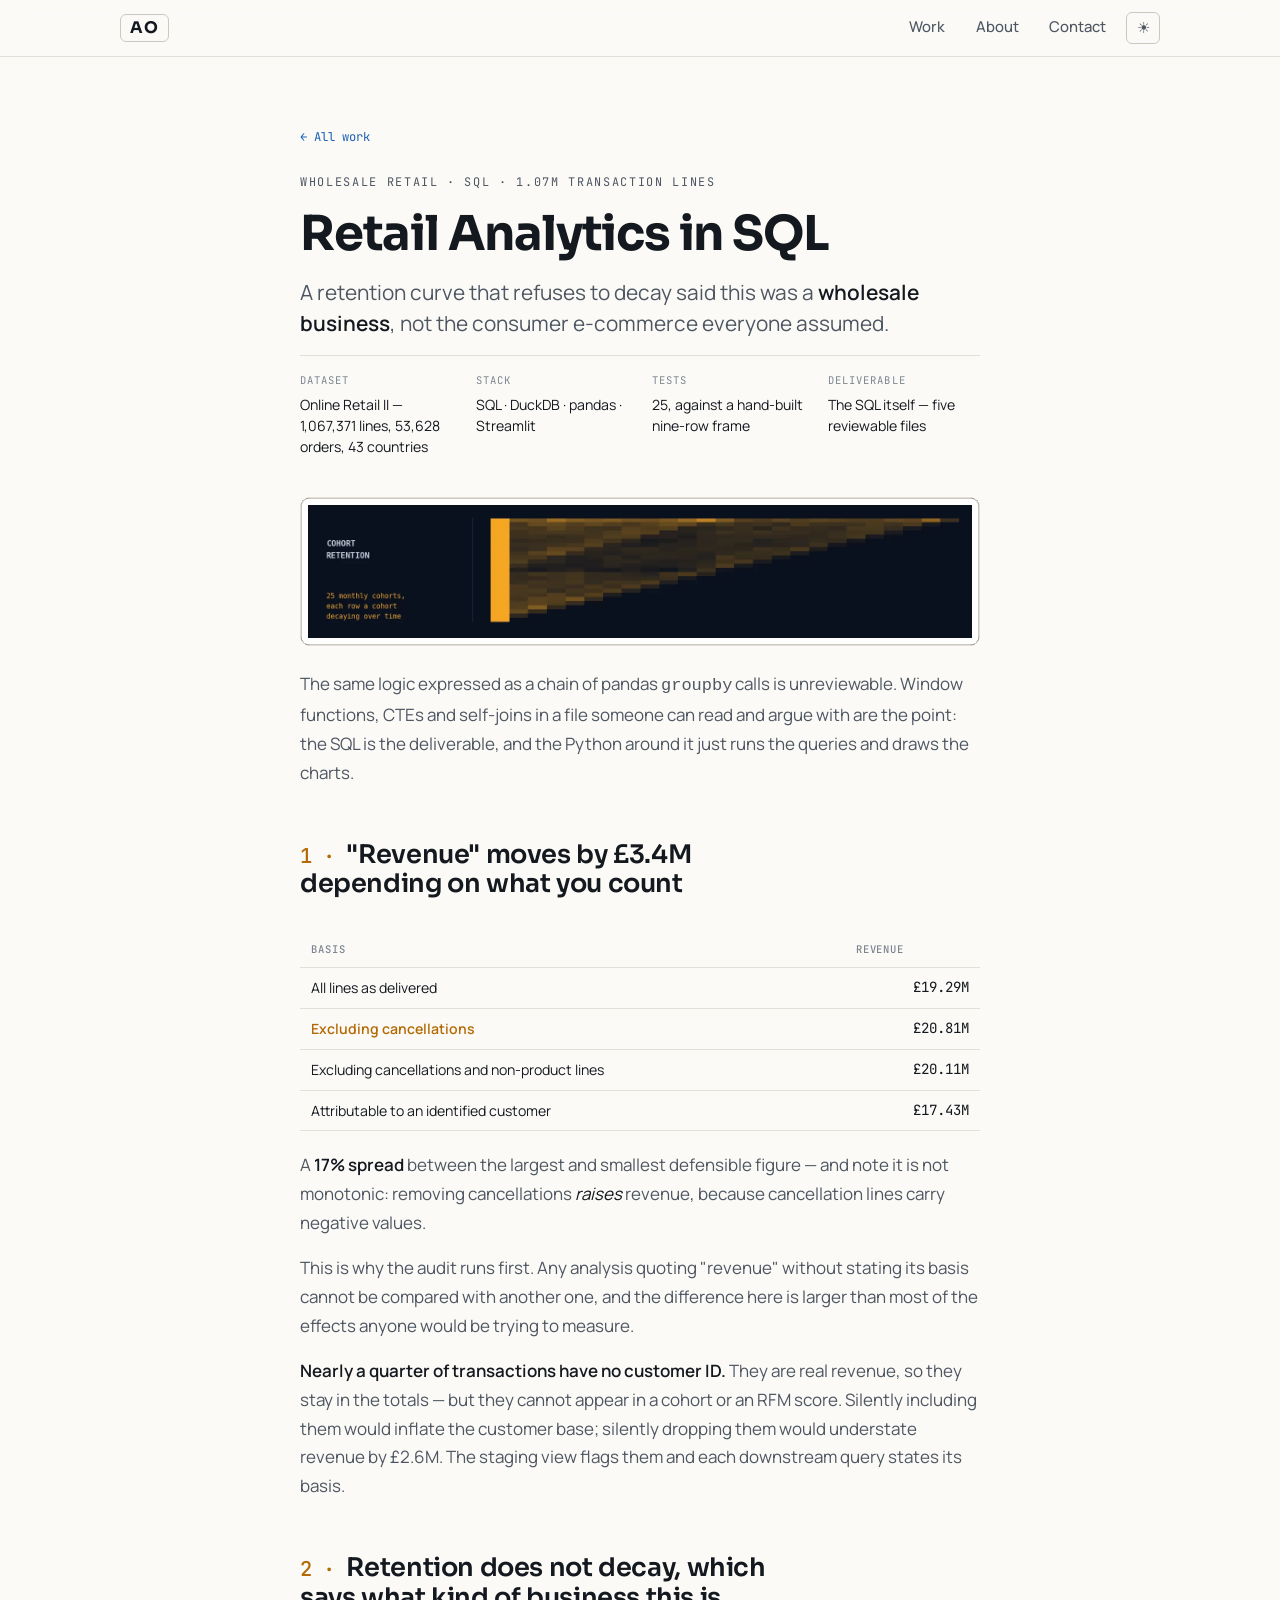
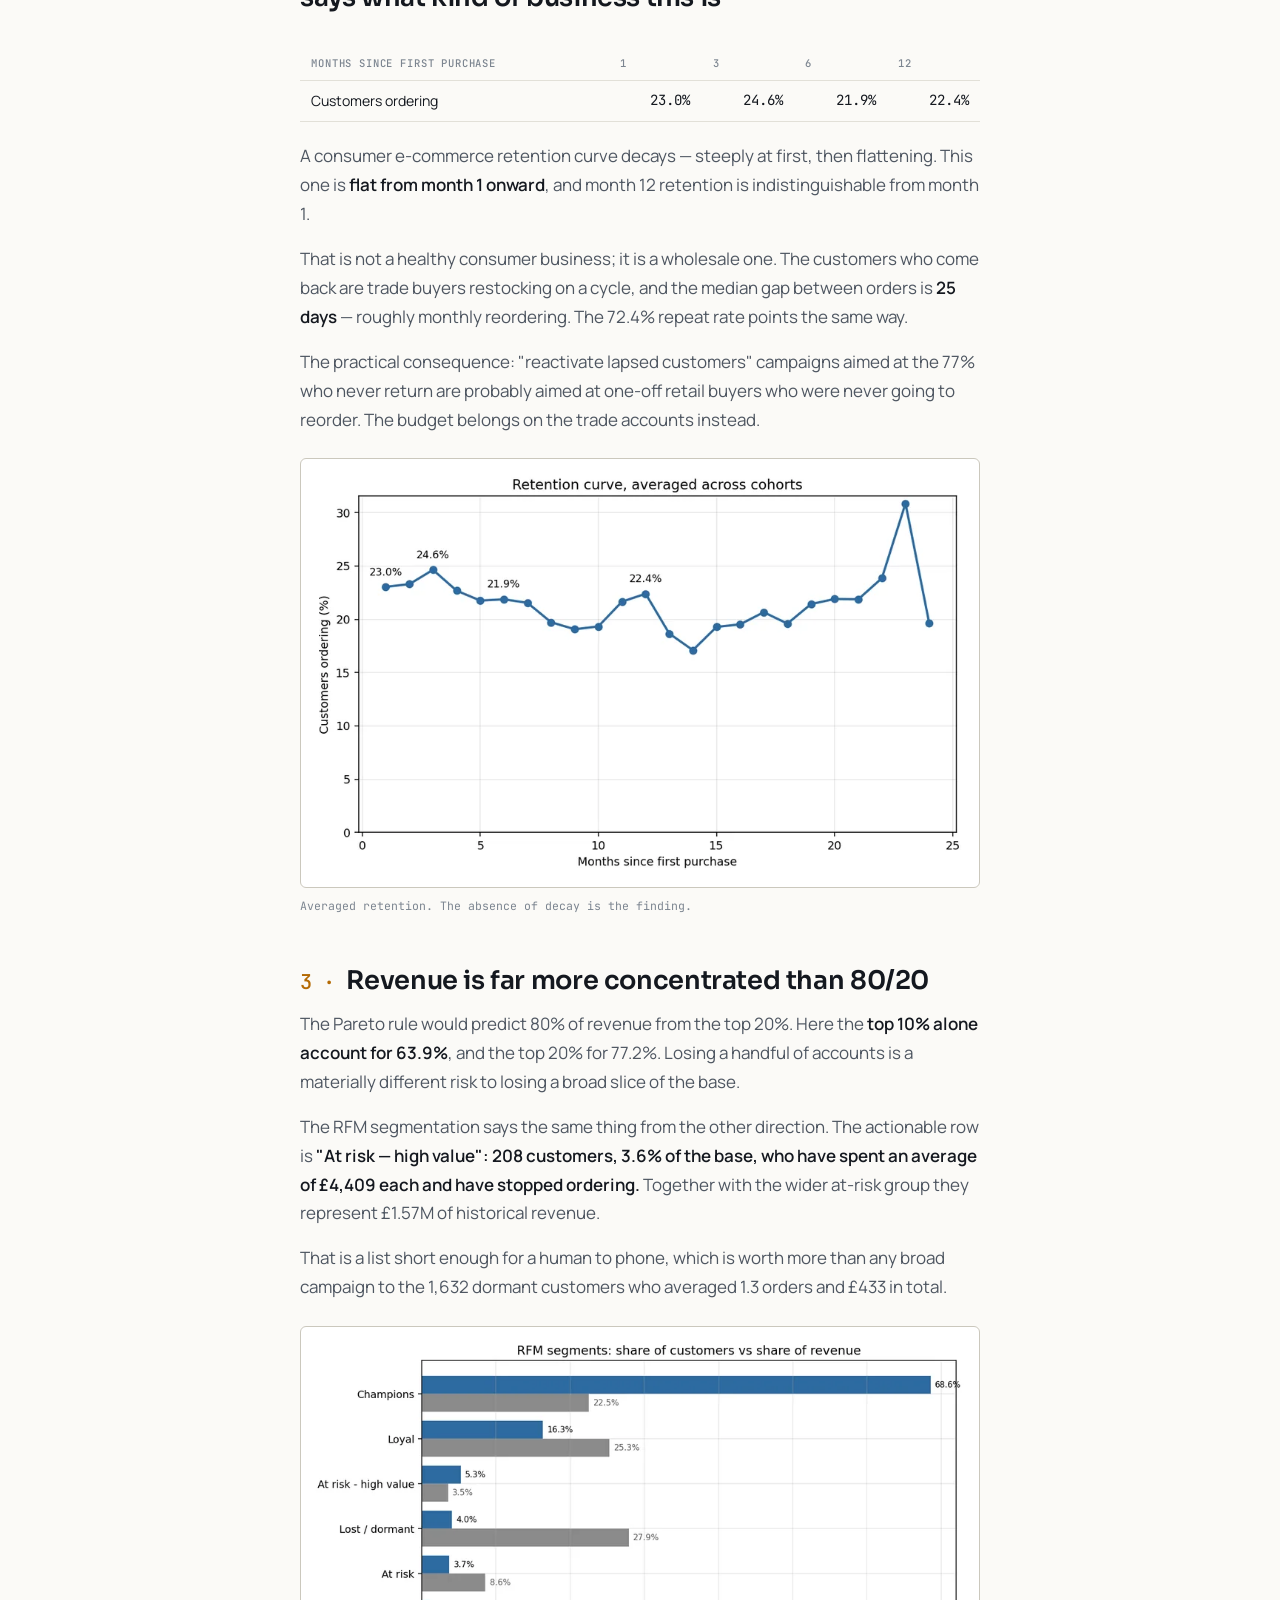
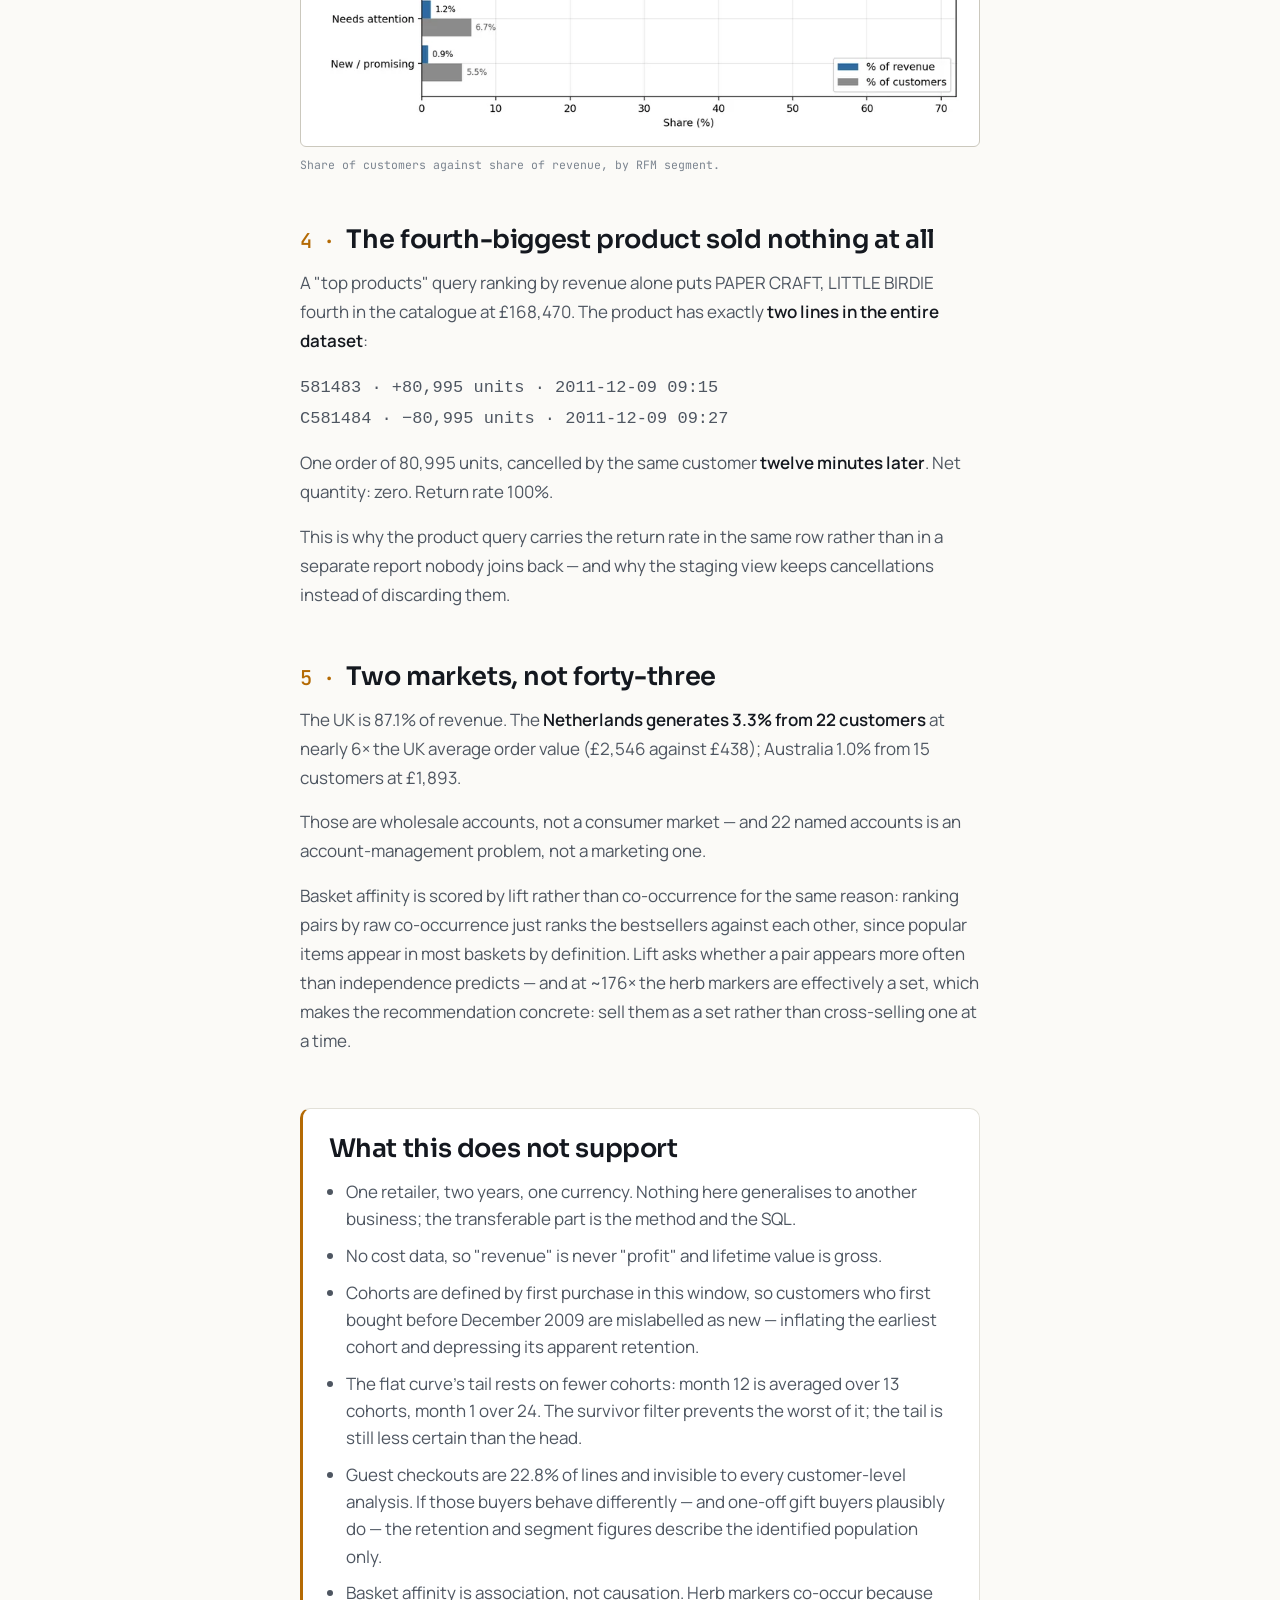
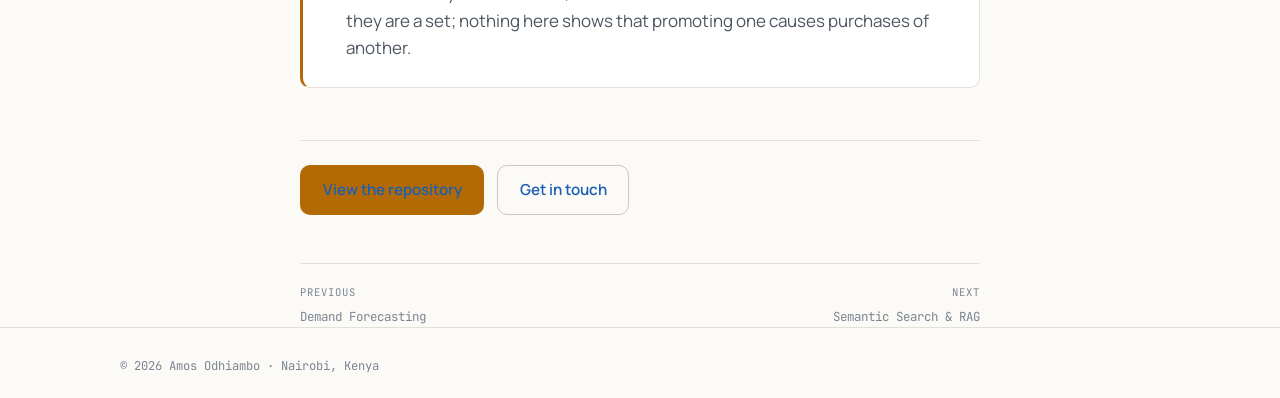
<file: work/retail-analytics/index.html>
<!DOCTYPE html>
<html lang="en">
<head>
<meta charset="utf-8">
<meta name="viewport" content="width=device-width, initial-scale=1">
<title>Retail Analytics in SQL — Amos Odhiambo</title>
<meta name="description" content="Cohort retention, RFM and basket affinity over 1,067,371 real transaction lines — where a flat retention curve revealed a wholesale business, not consumer e-commerce.">

<meta property="og:title" content="Retail Analytics in SQL — Amos Odhiambo">
<meta property="og:description" content="Cohort retention, RFM and basket affinity over 1,067,371 real transaction lines — where a flat retention curve revealed a wholesale business, not consumer e-commerce.">
<meta property="og:type" content="article">
<meta property="og:url" content="https://manookello.github.io/work/retail-analytics/">
<meta property="og:image" content="https://manookello.github.io/assets/banners/retail.webp">
<meta name="twitter:card" content="summary_large_image">
<link rel="canonical" href="https://manookello.github.io/work/retail-analytics/">

<script type="application/ld+json">
{
  "@context": "https://schema.org",
  "@type": "TechArticle",
  "headline": "Retail Analytics in SQL",
  "description": "Cohort retention, RFM and basket affinity over 1,067,371 real transaction lines \u2014 where a flat retention curve revealed a wholesale business, not consumer e-commerce.",
  "url": "https://manookello.github.io/work/retail-analytics/",
  "image": "https://manookello.github.io/assets/banners/retail.webp",
  "author": {
    "@type": "Person",
    "name": "Amos Odhiambo",
    "url": "https://manookello.github.io/"
  },
  "isPartOf": {
    "@type": "CollectionPage",
    "name": "Amos Odhiambo \u2014 Projects",
    "url": "https://manookello.github.io/#work"
  },
  "codeRepository": "https://github.com/manookello/retail-analytics-sql"
}
</script>

<link rel="icon" href="data:image/svg+xml,<svg xmlns='http://www.w3.org/2000/svg' viewBox='0 0 100 100'><rect width='100' height='100' rx='20' fill='%230b1220'/><text y='.9em' x='50%' text-anchor='middle' font-size='58' font-family='monospace' fill='%23f5a524'>A</text></svg>">

<link rel="preconnect" href="https://fonts.googleapis.com">
<link rel="preconnect" href="https://fonts.gstatic.com" crossorigin>
<link rel="stylesheet" href="https://fonts.googleapis.com/css2?family=JetBrains+Mono:wght@400;500&family=Manrope:wght@400;500;600&family=Sora:wght@500;600;700&display=swap">
<link rel="stylesheet" href="../../styles.css">
</head>
<body>

<svg class="sprite" aria-hidden="true" focusable="false" xmlns="http://www.w3.org/2000/svg">
  <symbol id="i-github" viewBox="0 0 16 16">
    <path d="M8 0c4.42 0 8 3.58 8 8a8.013 8.013 0 0 1-5.45 7.59c-.4.08-.55-.17-.55-.38 0-.27.01-1.13.01-2.2 0-.75-.25-1.23-.54-1.48 1.78-.2 3.65-.88 3.65-3.95 0-.88-.31-1.59-.82-2.15.08-.2.36-1.02-.08-2.12 0 0-.67-.22-2.2.82-.64-.18-1.32-.27-2-.27-.68 0-1.36.09-2 .27-1.53-1.03-2.2-.82-2.2-.82-.44 1.1-.16 1.92-.08 2.12-.51.56-.82 1.28-.82 2.15 0 3.06 1.86 3.75 3.64 3.95-.23.2-.44.55-.51 1.07-.46.21-1.61.55-2.33-.66-.15-.24-.6-.83-1.23-.82-.67.01-.27.38.01.53.34.19.73.9.82 1.13.16.45.68 1.31 2.69.94 0 .67.01 1.3.01 1.49 0 .21-.15.45-.55.38A7.995 7.995 0 0 1 0 8c0-4.42 3.58-8 8-8Z"/>
  </symbol>
</svg>

<a class="skip" href="#main">Skip to content</a>

<header class="nav">
  <div class="nav-inner">
    <a class="nav-mark" href="../../" aria-label="Amos Odhiambo, home">AO</a>
    <nav aria-label="Primary">
      <a href="../../#work">Work</a>
      <a href="../../#about">About</a>
      <a href="../../#contact">Contact</a>
    </nav>
    <button id="theme-toggle" type="button" class="theme-toggle" aria-label="Switch to light theme">
      <span aria-hidden="true" data-icon>☾</span>
    </button>
  </div>
</header>

<main id="main" class="study">
  <div class="study-shell">

    <a class="backlink" href="../../#work">← All work</a>
    <p class="eyebrow">Wholesale retail · SQL · 1.07M transaction lines</p>
    <h1>Retail Analytics in SQL</h1>
    <p class="study-finding">A retention curve that refuses to decay said this was a <strong>wholesale business</strong>, not the consumer e-commerce everyone assumed.</p>

    <dl class="study-meta">
      <div><dt>Dataset</dt><dd>Online Retail II — 1,067,371 lines, 53,628 orders, 43 countries</dd></div>
      <div><dt>Stack</dt><dd>SQL · DuckDB · pandas · Streamlit</dd></div>
      <div><dt>Tests</dt><dd>25, against a hand-built nine-row frame</dd></div>
      <div><dt>Deliverable</dt><dd>The SQL itself — five reviewable files</dd></div>
    </dl>

    <figure class="study-banner">
      <img src="../../assets/banners/retail.webp" width="1440" height="288" alt="Cohort retention heatmap across 25 monthly cohorts.">
    </figure>

    <section>
      <p>The same logic expressed as a chain of pandas <code>groupby</code> calls is unreviewable. Window functions, CTEs and self-joins in a file someone can read and argue with are the point: the SQL is the deliverable, and the Python around it just runs the queries and draws the charts.</p>
    </section>

    <div class="study-findings">
      <section class="finding">
        <h2>&quot;Revenue&quot; moves by £3.4M depending on what you count</h2>
<div class="table-scroll"><table class="study-table">
<thead><tr><th>Basis</th><th>Revenue</th></tr></thead>
<tbody>
<tr><td>All lines as delivered</td><td class="num">£19.29M</td></tr>
<tr class="best"><td>Excluding cancellations</td><td class="num">£20.81M</td></tr>
<tr><td>Excluding cancellations and non-product lines</td><td class="num">£20.11M</td></tr>
<tr><td>Attributable to an identified customer</td><td class="num">£17.43M</td></tr>
</tbody></table></div>
<p>A <strong>17% spread</strong> between the largest and smallest defensible figure — and note it is not monotonic: removing cancellations <em>raises</em> revenue, because cancellation lines carry negative values.</p>
<p>This is why the audit runs first. Any analysis quoting "revenue" without stating its basis cannot be compared with another one, and the difference here is larger than most of the effects anyone would be trying to measure.</p>
<p><strong>Nearly a quarter of transactions have no customer ID.</strong> They are real revenue, so they stay in the totals — but they cannot appear in a cohort or an RFM score. Silently including them would inflate the customer base; silently dropping them would understate revenue by £2.6M. The staging view flags them and each downstream query states its basis.</p>
      </section>
      <section class="finding">
        <h2>Retention does not decay, which says what kind of business this is</h2>
<div class="table-scroll"><table class="study-table">
<thead><tr><th>Months since first purchase</th><th>1</th><th>3</th><th>6</th><th>12</th></tr></thead>
<tbody><tr><td>Customers ordering</td><td class="num">23.0%</td><td class="num">24.6%</td><td class="num">21.9%</td><td class="num">22.4%</td></tr></tbody>
</table></div>
<p>A consumer e-commerce retention curve decays — steeply at first, then flattening. This one is <strong>flat from month 1 onward</strong>, and month 12 retention is indistinguishable from month 1.</p>
<p>That is not a healthy consumer business; it is a wholesale one. The customers who come back are trade buyers restocking on a cycle, and the median gap between orders is <strong>25 days</strong> — roughly monthly reordering. The 72.4% repeat rate points the same way.</p>
<p>The practical consequence: "reactivate lapsed customers" campaigns aimed at the 77% who never return are probably aimed at one-off retail buyers who were never going to reorder. The budget belongs on the trade accounts instead.</p>
<figure><img src="../../assets/case/retail-analytics-retention_curve.webp" width="900" height="562" loading="lazy" alt="Retention curve averaged across cohorts, flat from month one onwards."><figcaption>Averaged retention. The absence of decay is the finding.</figcaption></figure>
      </section>
      <section class="finding">
        <h2>Revenue is far more concentrated than 80/20</h2>
<p>The Pareto rule would predict 80% of revenue from the top 20%. Here the <strong>top 10% alone account for 63.9%</strong>, and the top 20% for 77.2%. Losing a handful of accounts is a materially different risk to losing a broad slice of the base.</p>
<p>The RFM segmentation says the same thing from the other direction. The actionable row is <strong>"At risk — high value": 208 customers, 3.6% of the base, who have spent an average of £4,409 each and have stopped ordering.</strong> Together with the wider at-risk group they represent £1.57M of historical revenue.</p>
<p>That is a list short enough for a human to phone, which is worth more than any broad campaign to the 1,632 dormant customers who averaged 1.3 orders and £433 in total.</p>
<figure><img src="../../assets/case/retail-analytics-rfm_segments.webp" width="900" height="550" loading="lazy" alt="RFM segments plotted as share of customers against share of revenue."><figcaption>Share of customers against share of revenue, by RFM segment.</figcaption></figure>
      </section>
      <section class="finding">
        <h2>The fourth-biggest product sold nothing at all</h2>
<p>A "top products" query ranking by revenue alone puts PAPER CRAFT, LITTLE BIRDIE fourth in the catalogue at £168,470. The product has exactly <strong>two lines in the entire dataset</strong>:</p>
<p><code>581483 · +80,995 units · 2011-12-09 09:15</code><br>
<code>C581484 · −80,995 units · 2011-12-09 09:27</code></p>
<p>One order of 80,995 units, cancelled by the same customer <strong>twelve minutes later</strong>. Net quantity: zero. Return rate 100%.</p>
<p>This is why the product query carries the return rate in the same row rather than in a separate report nobody joins back — and why the staging view keeps cancellations instead of discarding them.</p>
      </section>
      <section class="finding">
        <h2>Two markets, not forty-three</h2>
<p>The UK is 87.1% of revenue. The <strong>Netherlands generates 3.3% from 22 customers</strong> at nearly 6× the UK average order value (£2,546 against £438); Australia 1.0% from 15 customers at £1,893.</p>
<p>Those are wholesale accounts, not a consumer market — and 22 named accounts is an account-management problem, not a marketing one.</p>
<p>Basket affinity is scored by lift rather than co-occurrence for the same reason: ranking pairs by raw co-occurrence just ranks the bestsellers against each other, since popular items appear in most baskets by definition. Lift asks whether a pair appears more often than independence predicts — and at ~176× the herb markers are effectively a set, which makes the recommendation concrete: sell them as a set rather than cross-selling one at a time.</p>
      </section>
    </div>

    <section class="study-limits">
      <h2>What this does not support</h2>
      <ul>
        <li>One retailer, two years, one currency. Nothing here generalises to another business; the transferable part is the method and the SQL.</li>
        <li>No cost data, so "revenue" is never "profit" and lifetime value is gross.</li>
        <li>Cohorts are defined by first purchase in this window, so customers who first bought before December 2009 are mislabelled as new — inflating the earliest cohort and depressing its apparent retention.</li>
        <li>The flat curve's tail rests on fewer cohorts: month 12 is averaged over 13 cohorts, month 1 over 24. The survivor filter prevents the worst of it; the tail is still less certain than the head.</li>
        <li>Guest checkouts are 22.8% of lines and invisible to every customer-level analysis. If those buyers behave differently — and one-off gift buyers plausibly do — the retention and segment figures describe the identified population only.</li>
        <li>Basket affinity is association, not causation. Herb markers co-occur because they are a set; nothing here shows that promoting one causes purchases of another.</li>
      </ul>
    </section>

    <div class="study-cta">
      <a class="btn btn-primary" href="https://github.com/manookello/retail-analytics-sql" target="_blank" rel="noopener">View the repository</a>
      <a class="btn btn-ghost" href="../../#contact">Get in touch</a>
    </div>

    <nav class="study-nav" aria-label="Other case studies">
      <a href="../demand-forecasting/"><span class="dir">Previous</span>Demand Forecasting</a>
      <a href="../semantic-search/" style="text-align:right"><span class="dir">Next</span>Semantic Search &amp; RAG</a>
    </nav>

  </div>
</main>

<footer class="footer">
  <div class="shell footer-inner">
    <p>© <span id="year">2026</span> Amos Odhiambo · Nairobi, Kenya</p>
  </div>
</footer>

<script src="../../script.js"></script>
</body>
</html>
</file>
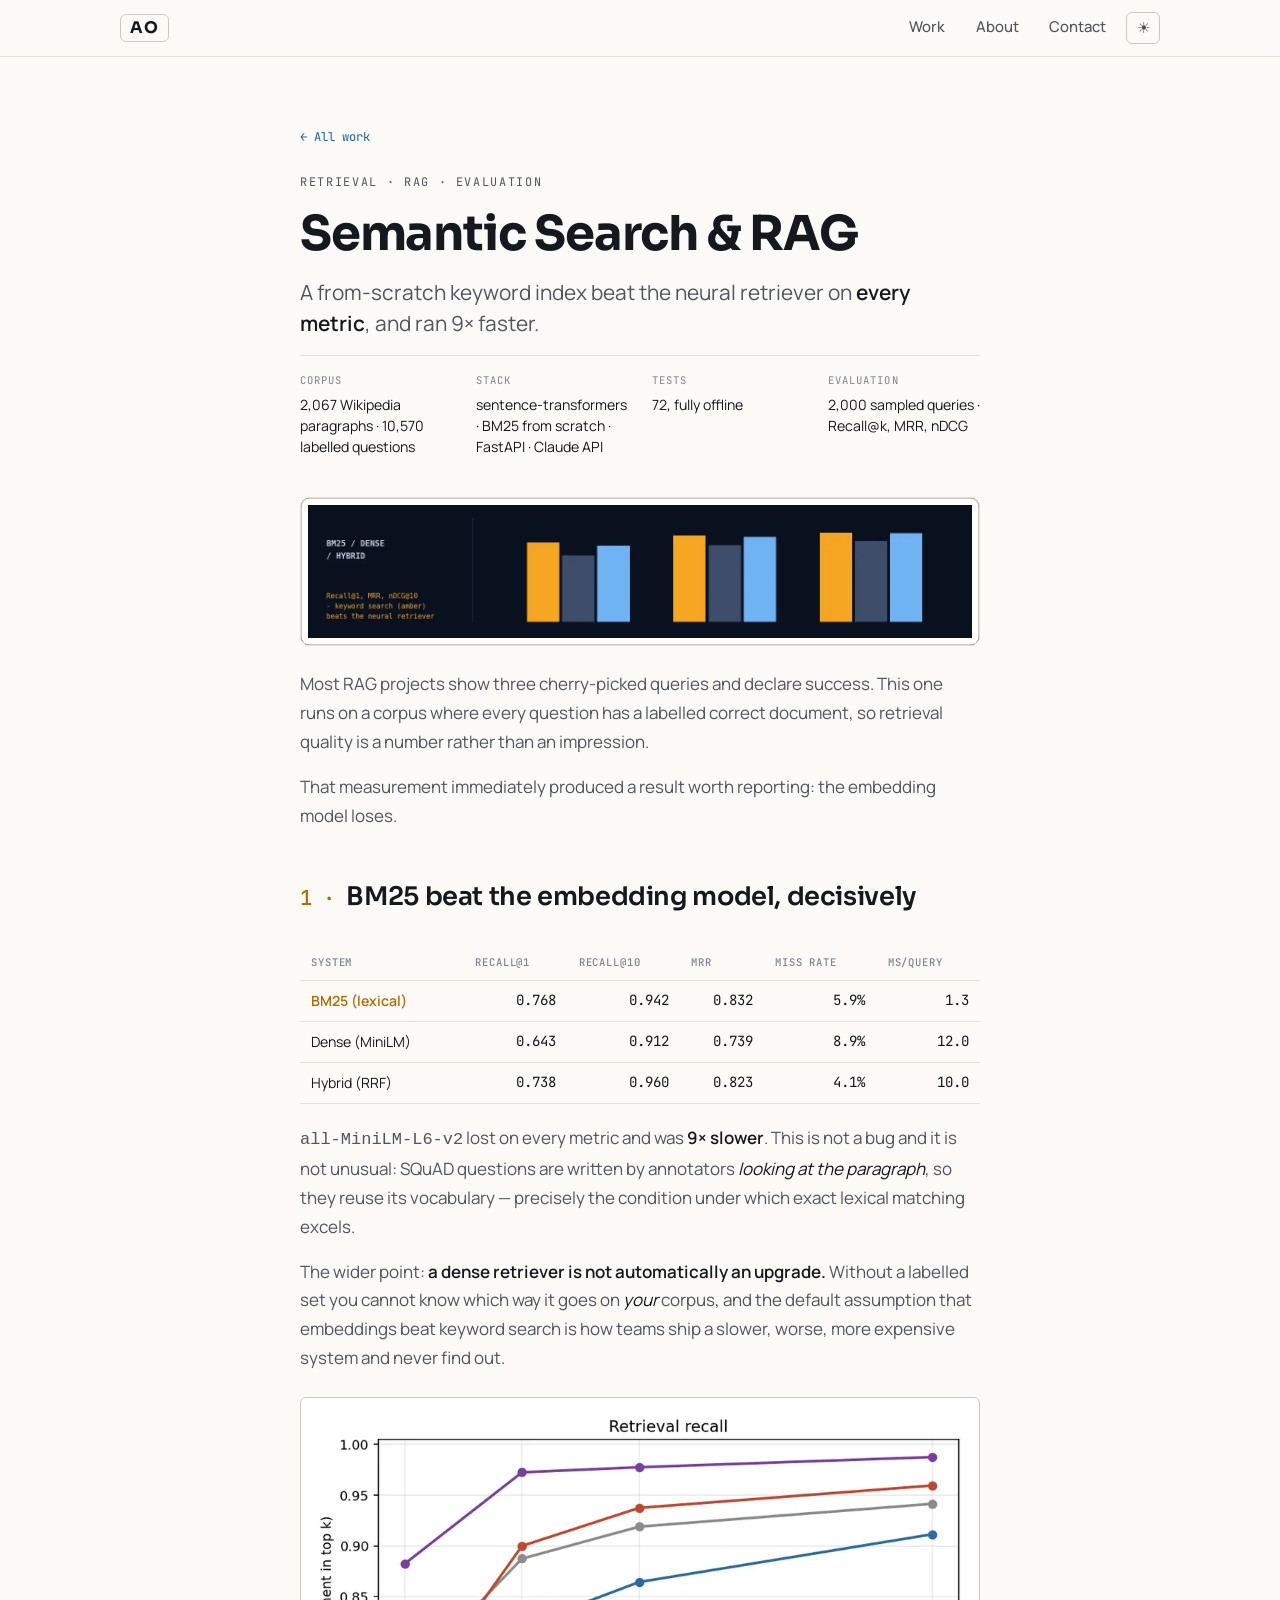
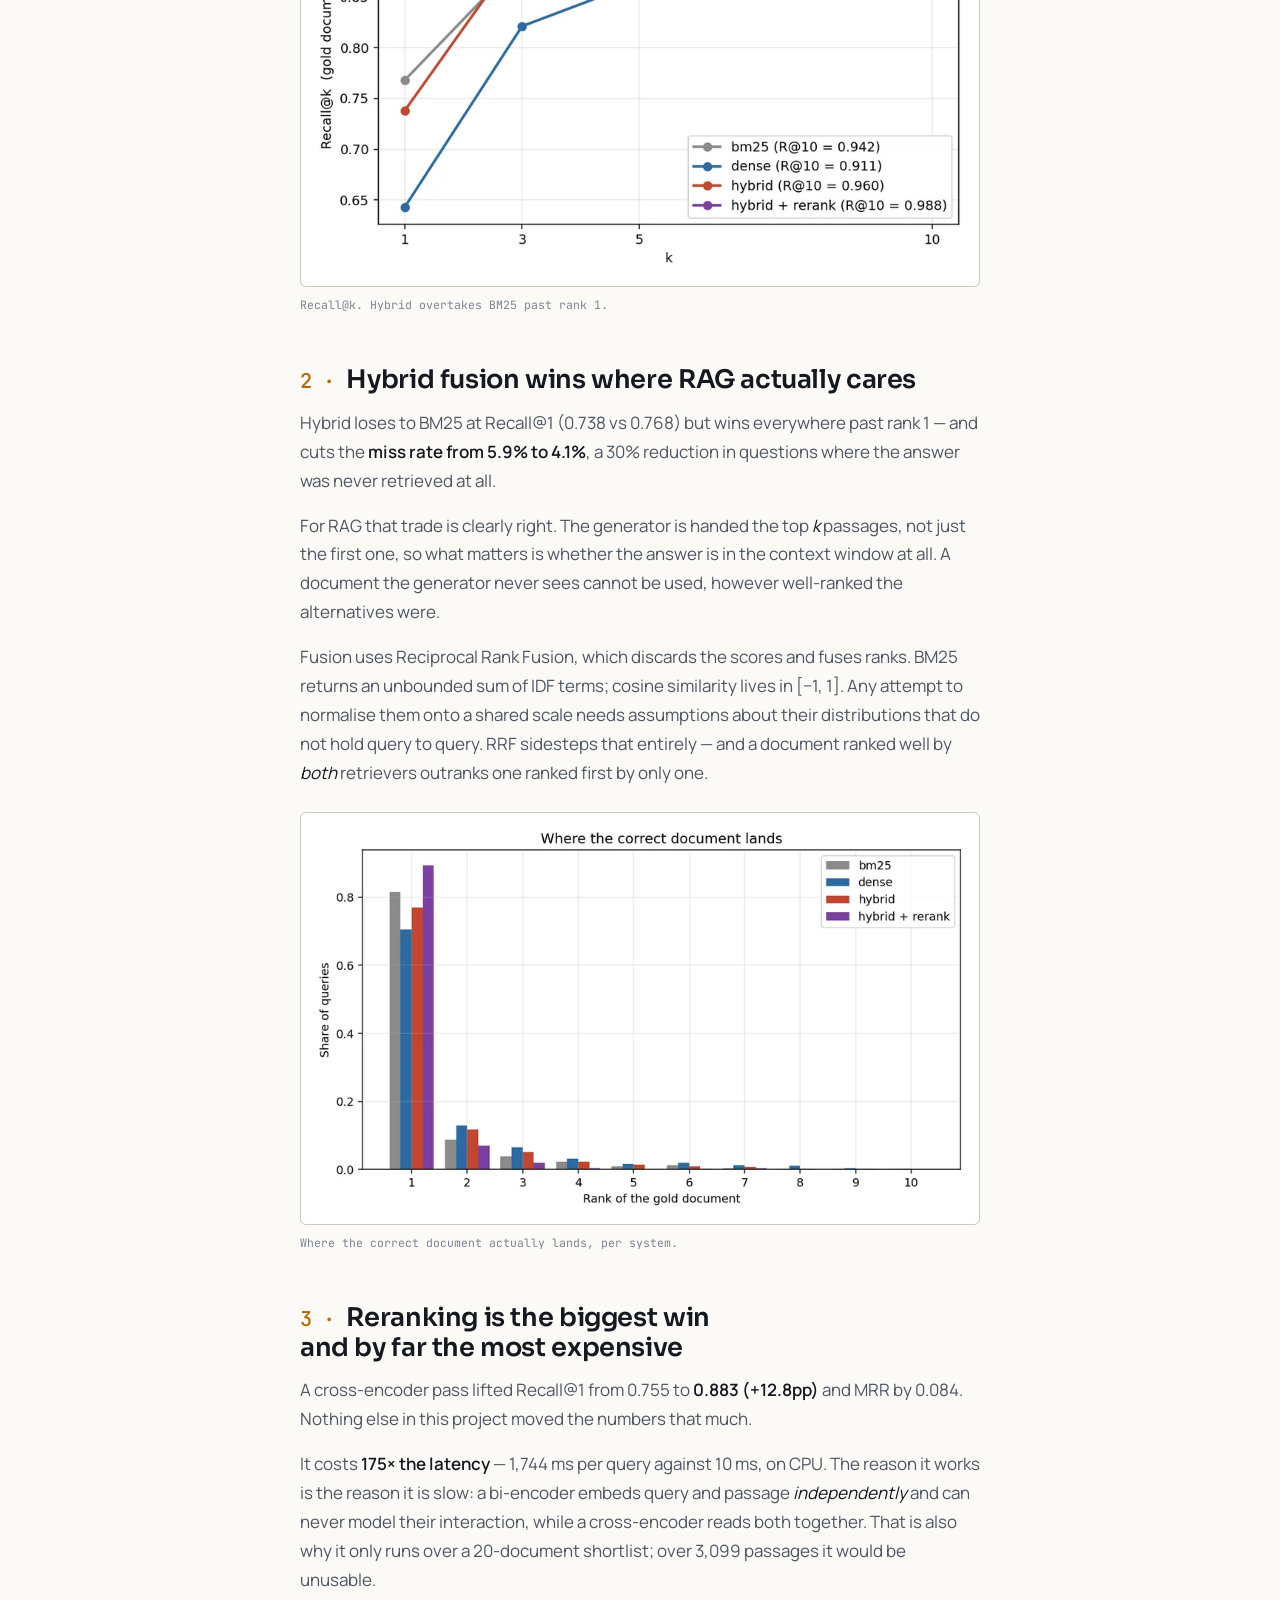
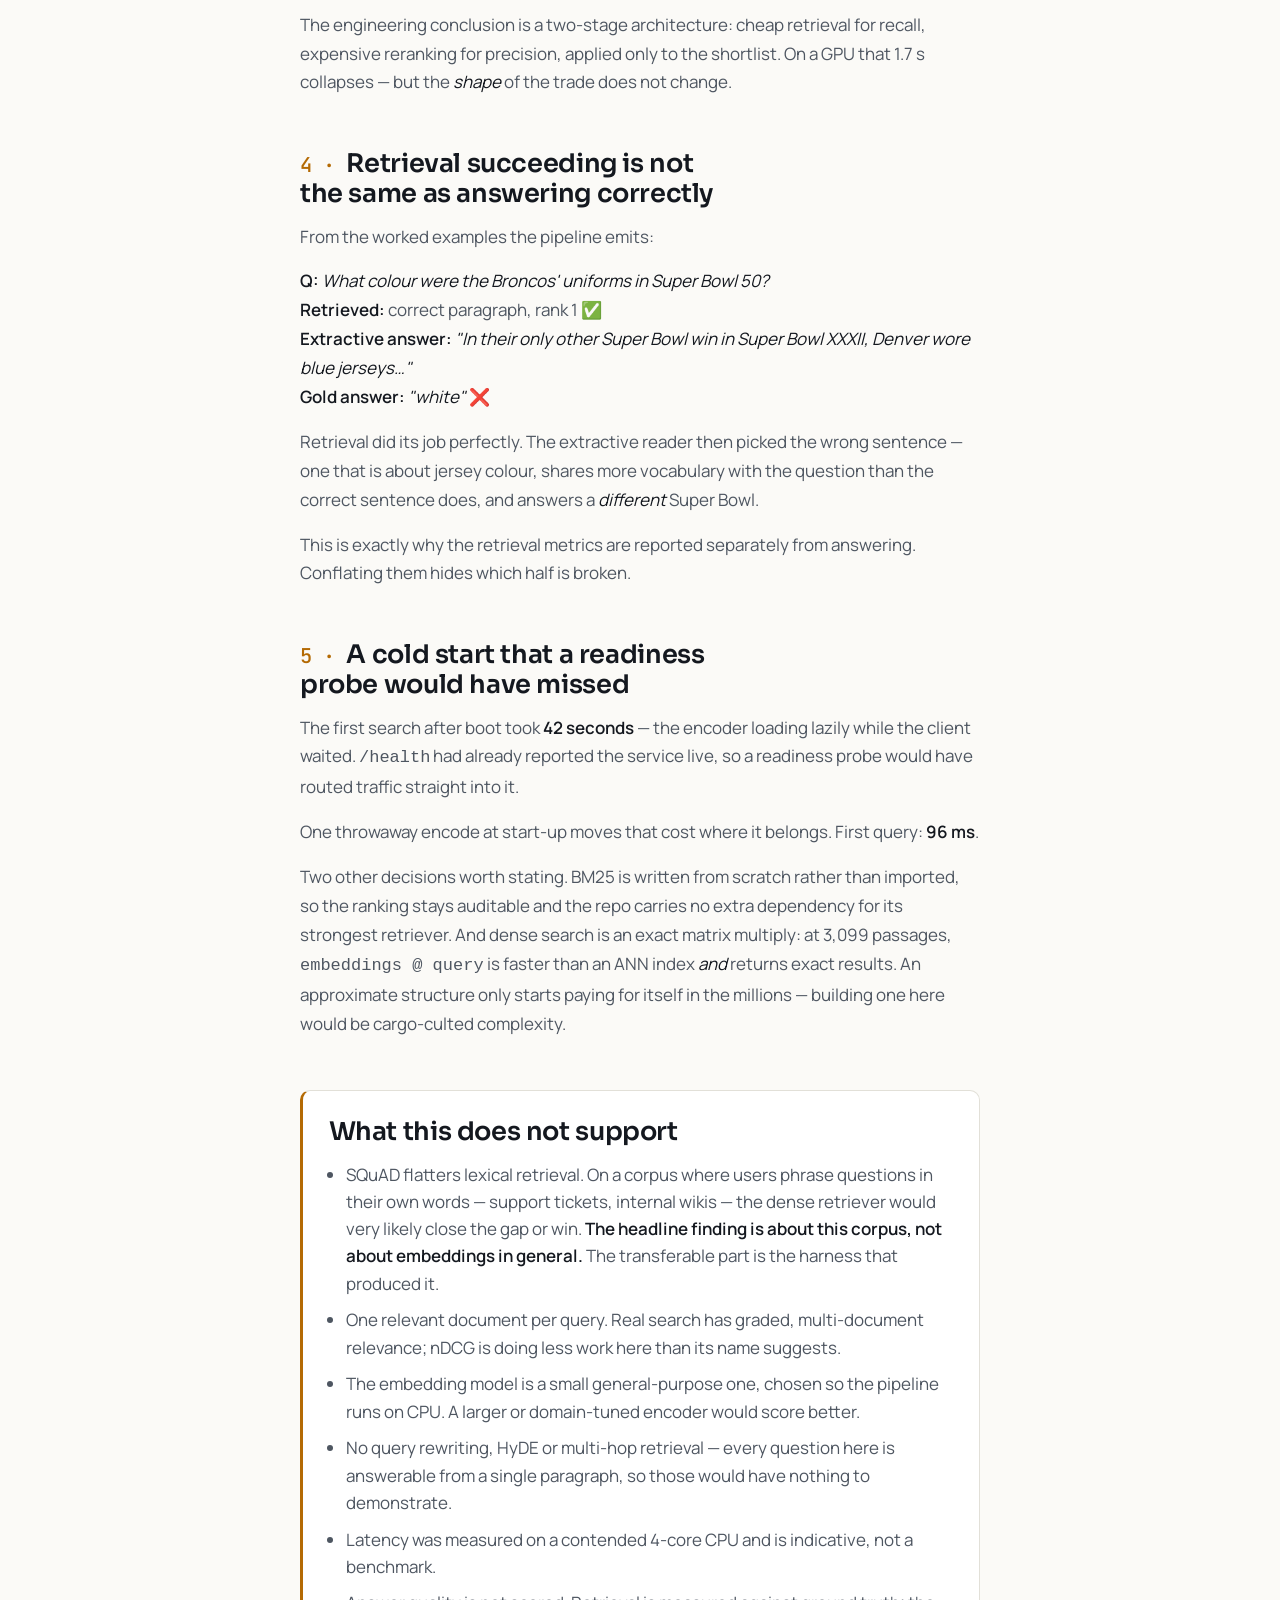
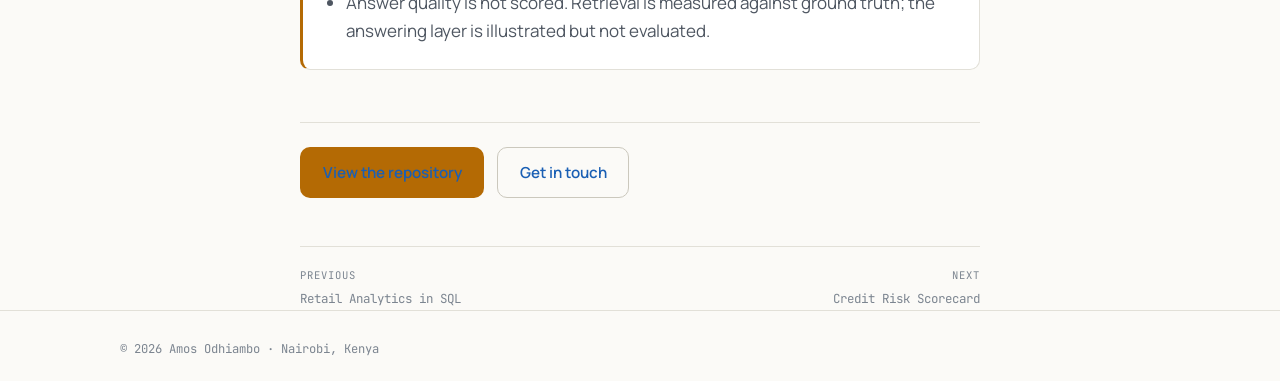
<file: work/semantic-search/index.html>
<!DOCTYPE html>
<html lang="en">
<head>
<meta charset="utf-8">
<meta name="viewport" content="width=device-width, initial-scale=1">
<title>Semantic Search &amp; RAG — Amos Odhiambo</title>
<meta name="description" content="A retrieval service measured rather than demonstrated — where a from-scratch BM25 beat the embedding model on every metric.">

<meta property="og:title" content="Semantic Search &amp; RAG — Amos Odhiambo">
<meta property="og:description" content="A retrieval service measured rather than demonstrated — where a from-scratch BM25 beat the embedding model on every metric.">
<meta property="og:type" content="article">
<meta property="og:url" content="https://manookello.github.io/work/semantic-search/">
<meta property="og:image" content="https://manookello.github.io/assets/banners/rag.webp">
<meta name="twitter:card" content="summary_large_image">
<link rel="canonical" href="https://manookello.github.io/work/semantic-search/">

<script type="application/ld+json">
{
  "@context": "https://schema.org",
  "@type": "TechArticle",
  "headline": "Semantic Search & RAG",
  "description": "A retrieval service measured rather than demonstrated \u2014 where a from-scratch BM25 beat the embedding model on every metric.",
  "url": "https://manookello.github.io/work/semantic-search/",
  "image": "https://manookello.github.io/assets/banners/rag.webp",
  "author": {
    "@type": "Person",
    "name": "Amos Odhiambo",
    "url": "https://manookello.github.io/"
  },
  "isPartOf": {
    "@type": "CollectionPage",
    "name": "Amos Odhiambo \u2014 Projects",
    "url": "https://manookello.github.io/#work"
  },
  "codeRepository": "https://github.com/manookello/semantic-search-rag"
}
</script>

<link rel="icon" href="data:image/svg+xml,<svg xmlns='http://www.w3.org/2000/svg' viewBox='0 0 100 100'><rect width='100' height='100' rx='20' fill='%230b1220'/><text y='.9em' x='50%' text-anchor='middle' font-size='58' font-family='monospace' fill='%23f5a524'>A</text></svg>">

<link rel="preconnect" href="https://fonts.googleapis.com">
<link rel="preconnect" href="https://fonts.gstatic.com" crossorigin>
<link rel="stylesheet" href="https://fonts.googleapis.com/css2?family=JetBrains+Mono:wght@400;500&family=Manrope:wght@400;500;600&family=Sora:wght@500;600;700&display=swap">
<link rel="stylesheet" href="../../styles.css">
</head>
<body>

<svg class="sprite" aria-hidden="true" focusable="false" xmlns="http://www.w3.org/2000/svg">
  <symbol id="i-github" viewBox="0 0 16 16">
    <path d="M8 0c4.42 0 8 3.58 8 8a8.013 8.013 0 0 1-5.45 7.59c-.4.08-.55-.17-.55-.38 0-.27.01-1.13.01-2.2 0-.75-.25-1.23-.54-1.48 1.78-.2 3.65-.88 3.65-3.95 0-.88-.31-1.59-.82-2.15.08-.2.36-1.02-.08-2.12 0 0-.67-.22-2.2.82-.64-.18-1.32-.27-2-.27-.68 0-1.36.09-2 .27-1.53-1.03-2.2-.82-2.2-.82-.44 1.1-.16 1.92-.08 2.12-.51.56-.82 1.28-.82 2.15 0 3.06 1.86 3.75 3.64 3.95-.23.2-.44.55-.51 1.07-.46.21-1.61.55-2.33-.66-.15-.24-.6-.83-1.23-.82-.67.01-.27.38.01.53.34.19.73.9.82 1.13.16.45.68 1.31 2.69.94 0 .67.01 1.3.01 1.49 0 .21-.15.45-.55.38A7.995 7.995 0 0 1 0 8c0-4.42 3.58-8 8-8Z"/>
  </symbol>
</svg>

<a class="skip" href="#main">Skip to content</a>

<header class="nav">
  <div class="nav-inner">
    <a class="nav-mark" href="../../" aria-label="Amos Odhiambo, home">AO</a>
    <nav aria-label="Primary">
      <a href="../../#work">Work</a>
      <a href="../../#about">About</a>
      <a href="../../#contact">Contact</a>
    </nav>
    <button id="theme-toggle" type="button" class="theme-toggle" aria-label="Switch to light theme">
      <span aria-hidden="true" data-icon>☾</span>
    </button>
  </div>
</header>

<main id="main" class="study">
  <div class="study-shell">

    <a class="backlink" href="../../#work">← All work</a>
    <p class="eyebrow">Retrieval · RAG · evaluation</p>
    <h1>Semantic Search &amp; RAG</h1>
    <p class="study-finding">A from-scratch keyword index beat the neural retriever on <strong>every metric</strong>, and ran 9× faster.</p>

    <dl class="study-meta">
      <div><dt>Corpus</dt><dd>2,067 Wikipedia paragraphs · 10,570 labelled questions</dd></div>
      <div><dt>Stack</dt><dd>sentence-transformers · BM25 from scratch · FastAPI · Claude API</dd></div>
      <div><dt>Tests</dt><dd>72, fully offline</dd></div>
      <div><dt>Evaluation</dt><dd>2,000 sampled queries · Recall@k, MRR, nDCG</dd></div>
    </dl>

    <figure class="study-banner">
      <img src="../../assets/banners/rag.webp" width="1440" height="288" alt="Recall@1, MRR and nDCG@10 for BM25, dense and hybrid retrieval.">
    </figure>

    <section>
      <p>Most RAG projects show three cherry-picked queries and declare success. This one runs on a corpus where every question has a labelled correct document, so retrieval quality is a number rather than an impression.</p>
      <p>That measurement immediately produced a result worth reporting: the embedding model loses.</p>
    </section>

    <div class="study-findings">
      <section class="finding">
        <h2>BM25 beat the embedding model, decisively</h2>
<div class="table-scroll"><table class="study-table">
<thead><tr><th>System</th><th>Recall@1</th><th>Recall@10</th><th>MRR</th><th>Miss rate</th><th>ms/query</th></tr></thead>
<tbody>
<tr class="best"><td>BM25 (lexical)</td><td class="num">0.768</td><td class="num">0.942</td><td class="num">0.832</td><td class="num">5.9%</td><td class="num">1.3</td></tr>
<tr><td>Dense (MiniLM)</td><td class="num">0.643</td><td class="num">0.912</td><td class="num">0.739</td><td class="num">8.9%</td><td class="num">12.0</td></tr>
<tr><td>Hybrid (RRF)</td><td class="num">0.738</td><td class="num">0.960</td><td class="num">0.823</td><td class="num">4.1%</td><td class="num">10.0</td></tr>
</tbody></table></div>
<p><code>all-MiniLM-L6-v2</code> lost on every metric and was <strong>9× slower</strong>. This is not a bug and it is not unusual: SQuAD questions are written by annotators <em>looking at the paragraph</em>, so they reuse its vocabulary — precisely the condition under which exact lexical matching excels.</p>
<p>The wider point: <strong>a dense retriever is not automatically an upgrade.</strong> Without a labelled set you cannot know which way it goes on <em>your</em> corpus, and the default assumption that embeddings beat keyword search is how teams ship a slower, worse, more expensive system and never find out.</p>
<figure><img src="../../assets/case/semantic-search-recall_curve.webp" width="900" height="643" loading="lazy" alt="Recall at k for BM25, dense and hybrid retrieval."><figcaption>Recall@k. Hybrid overtakes BM25 past rank 1.</figcaption></figure>
      </section>
      <section class="finding">
        <h2>Hybrid fusion wins where RAG actually cares</h2>
<p>Hybrid loses to BM25 at Recall@1 (0.738 vs 0.768) but wins everywhere past rank 1 — and cuts the <strong>miss rate from 5.9% to 4.1%</strong>, a 30% reduction in questions where the answer was never retrieved at all.</p>
<p>For RAG that trade is clearly right. The generator is handed the top <em>k</em> passages, not just the first one, so what matters is whether the answer is in the context window at all. A document the generator never sees cannot be used, however well-ranked the alternatives were.</p>
<p>Fusion uses Reciprocal Rank Fusion, which discards the scores and fuses ranks. BM25 returns an unbounded sum of IDF terms; cosine similarity lives in [−1, 1]. Any attempt to normalise them onto a shared scale needs assumptions about their distributions that do not hold query to query. RRF sidesteps that entirely — and a document ranked well by <em>both</em> retrievers outranks one ranked first by only one.</p>
<figure><img src="../../assets/case/semantic-search-rank_distribution.webp" width="900" height="540" loading="lazy" alt="Distribution of where the gold document lands for each system."><figcaption>Where the correct document actually lands, per system.</figcaption></figure>
      </section>
      <section class="finding">
        <h2>Reranking is the biggest win and by far the most expensive</h2>
<p>A cross-encoder pass lifted Recall@1 from 0.755 to <strong>0.883 (+12.8pp)</strong> and MRR by 0.084. Nothing else in this project moved the numbers that much.</p>
<p>It costs <strong>175× the latency</strong> — 1,744 ms per query against 10 ms, on CPU. The reason it works is the reason it is slow: a bi-encoder embeds query and passage <em>independently</em> and can never model their interaction, while a cross-encoder reads both together. That is also why it only runs over a 20-document shortlist; over 3,099 passages it would be unusable.</p>
<p>The engineering conclusion is a two-stage architecture: cheap retrieval for recall, expensive reranking for precision, applied only to the shortlist. On a GPU that 1.7 s collapses — but the <em>shape</em> of the trade does not change.</p>
      </section>
      <section class="finding">
        <h2>Retrieval succeeding is not the same as answering correctly</h2>
<p>From the worked examples the pipeline emits:</p>
<p><strong>Q:</strong> <em>What colour were the Broncos' uniforms in Super Bowl 50?</em><br>
<strong>Retrieved:</strong> correct paragraph, rank 1 ✅<br>
<strong>Extractive answer:</strong> <em>"In their only other Super Bowl win in Super Bowl XXXII, Denver wore blue jerseys…"</em><br>
<strong>Gold answer:</strong> <em>"white"</em> ❌</p>
<p>Retrieval did its job perfectly. The extractive reader then picked the wrong sentence — one that is about jersey colour, shares more vocabulary with the question than the correct sentence does, and answers a <em>different</em> Super Bowl.</p>
<p>This is exactly why the retrieval metrics are reported separately from answering. Conflating them hides which half is broken.</p>
      </section>
      <section class="finding">
        <h2>A cold start that a readiness probe would have missed</h2>
<p>The first search after boot took <strong>42 seconds</strong> — the encoder loading lazily while the client waited. <code>/health</code> had already reported the service live, so a readiness probe would have routed traffic straight into it.</p>
<p>One throwaway encode at start-up moves that cost where it belongs. First query: <strong>96 ms</strong>.</p>
<p>Two other decisions worth stating. BM25 is written from scratch rather than imported, so the ranking stays auditable and the repo carries no extra dependency for its strongest retriever. And dense search is an exact matrix multiply: at 3,099 passages, <code>embeddings @ query</code> is faster than an ANN index <em>and</em> returns exact results. An approximate structure only starts paying for itself in the millions — building one here would be cargo-culted complexity.</p>
      </section>
    </div>

    <section class="study-limits">
      <h2>What this does not support</h2>
      <ul>
        <li>SQuAD flatters lexical retrieval. On a corpus where users phrase questions in their own words — support tickets, internal wikis — the dense retriever would very likely close the gap or win. <strong>The headline finding is about this corpus, not about embeddings in general.</strong> The transferable part is the harness that produced it.</li>
        <li>One relevant document per query. Real search has graded, multi-document relevance; nDCG is doing less work here than its name suggests.</li>
        <li>The embedding model is a small general-purpose one, chosen so the pipeline runs on CPU. A larger or domain-tuned encoder would score better.</li>
        <li>No query rewriting, HyDE or multi-hop retrieval — every question here is answerable from a single paragraph, so those would have nothing to demonstrate.</li>
        <li>Latency was measured on a contended 4-core CPU and is indicative, not a benchmark.</li>
        <li>Answer quality is not scored. Retrieval is measured against ground truth; the answering layer is illustrated but not evaluated.</li>
      </ul>
    </section>

    <div class="study-cta">
      <a class="btn btn-primary" href="https://github.com/manookello/semantic-search-rag" target="_blank" rel="noopener">View the repository</a>
      <a class="btn btn-ghost" href="../../#contact">Get in touch</a>
    </div>

    <nav class="study-nav" aria-label="Other case studies">
      <a href="../retail-analytics/"><span class="dir">Previous</span>Retail Analytics in SQL</a>
      <a href="../credit-scorecard/" style="text-align:right"><span class="dir">Next</span>Credit Risk Scorecard</a>
    </nav>

  </div>
</main>

<footer class="footer">
  <div class="shell footer-inner">
    <p>© <span id="year">2026</span> Amos Odhiambo · Nairobi, Kenya</p>
  </div>
</footer>

<script src="../../script.js"></script>
</body>
</html>
</file>
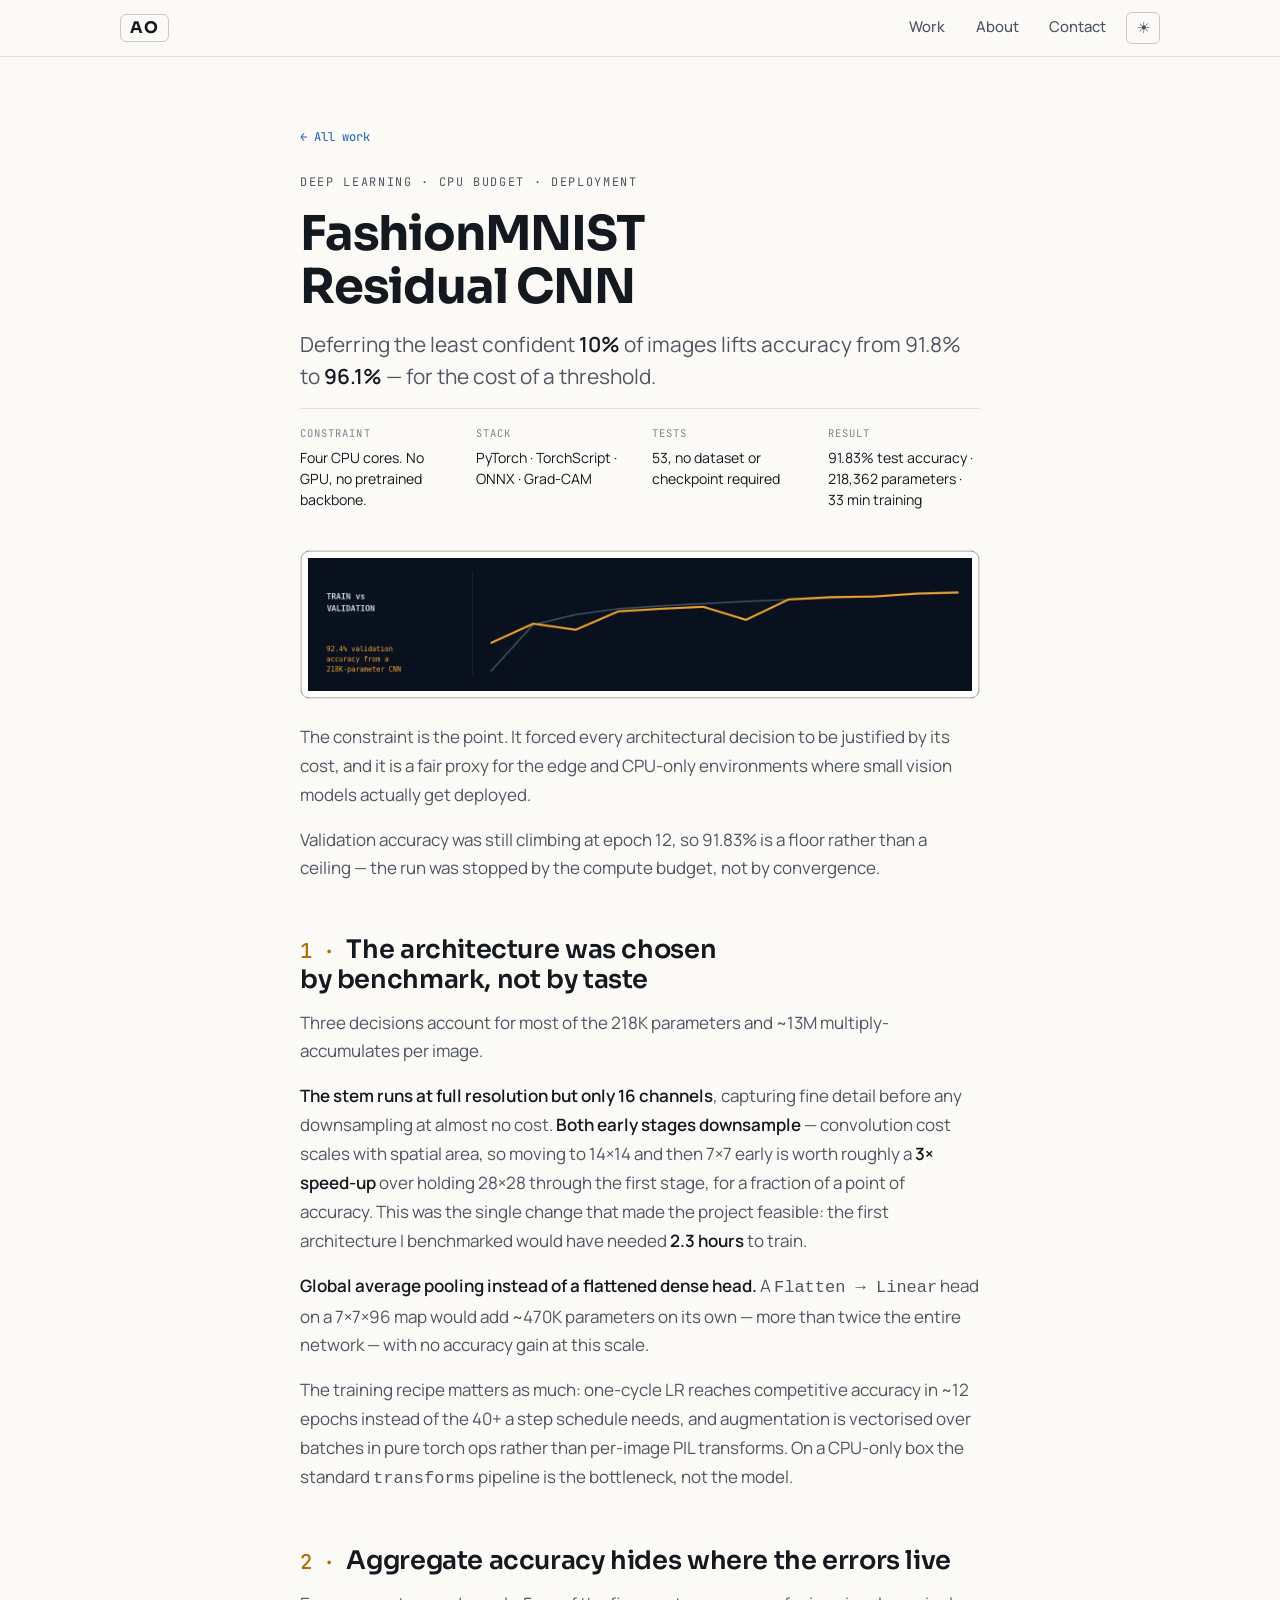
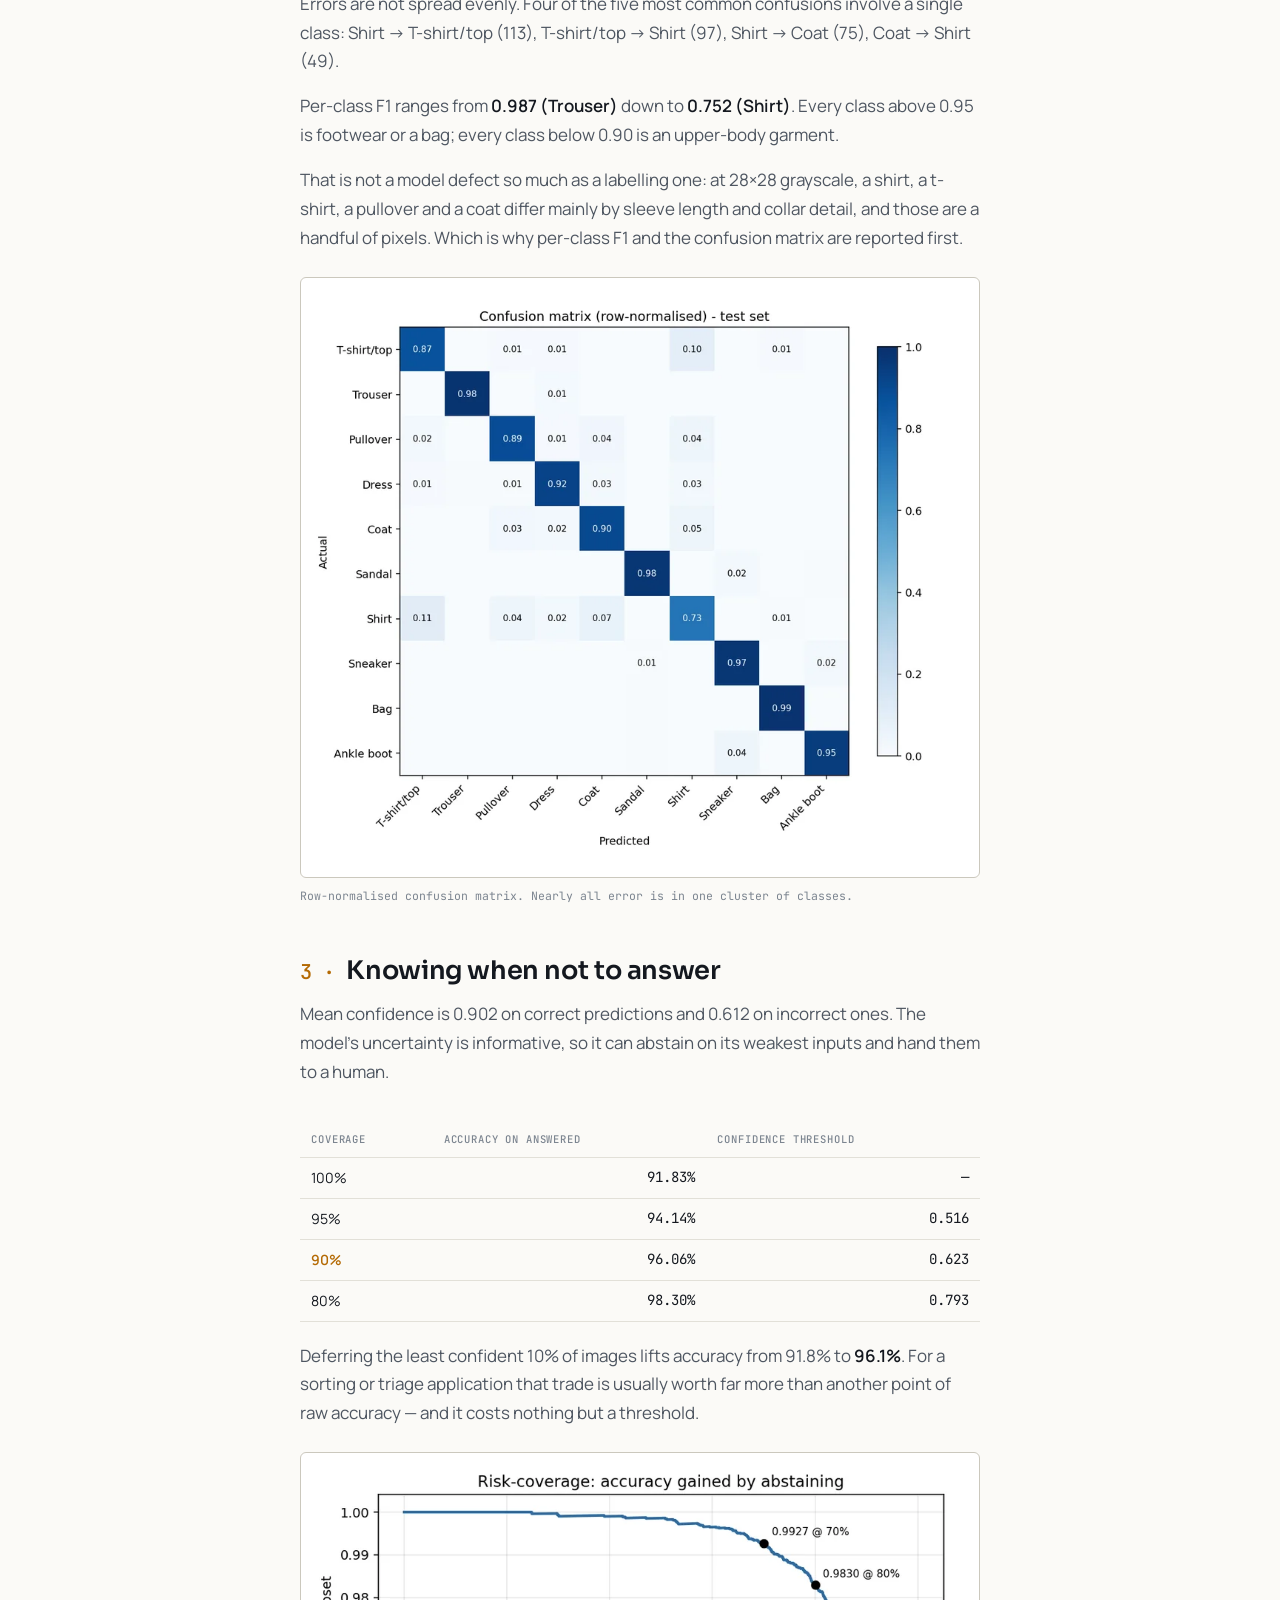
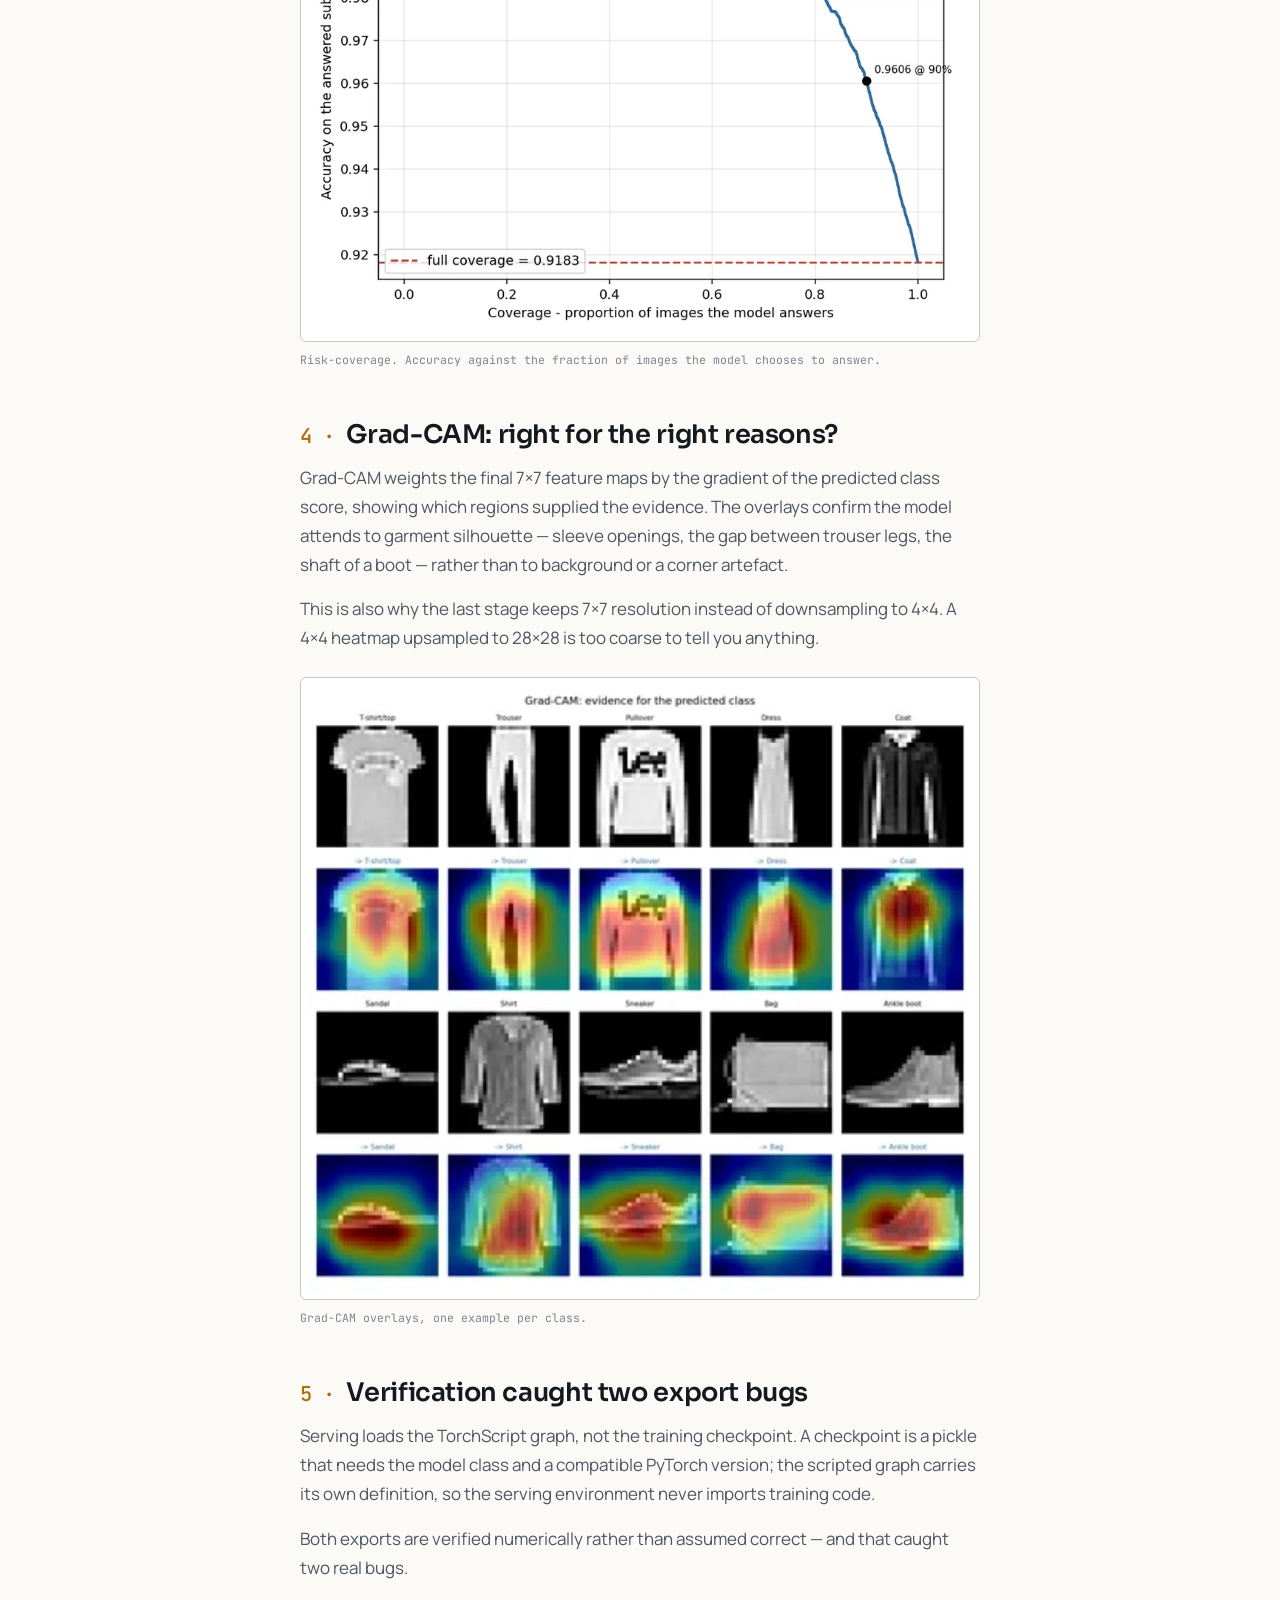
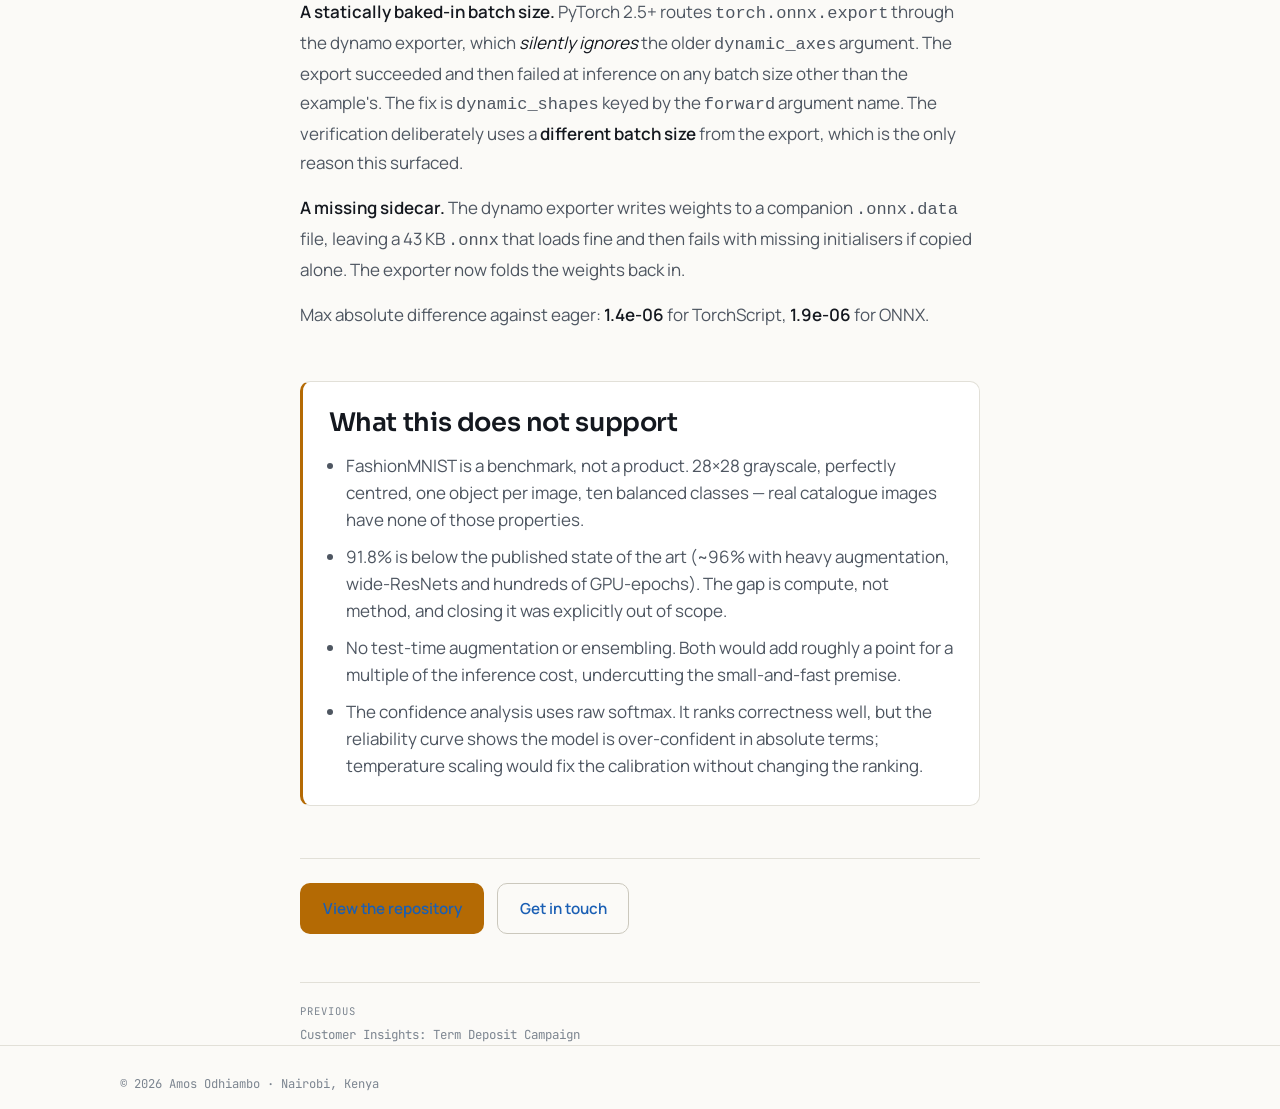
<file: work/vision-classifier/index.html>
<!DOCTYPE html>
<html lang="en">
<head>
<meta charset="utf-8">
<meta name="viewport" content="width=device-width, initial-scale=1">
<title>FashionMNIST Residual CNN — Amos Odhiambo</title>
<meta name="description" content="A 218K-parameter residual CNN trained on four CPU cores, with Grad-CAM, selective prediction, and exports verified numerically.">

<meta property="og:title" content="FashionMNIST Residual CNN — Amos Odhiambo">
<meta property="og:description" content="A 218K-parameter residual CNN trained on four CPU cores, with Grad-CAM, selective prediction, and exports verified numerically.">
<meta property="og:type" content="article">
<meta property="og:url" content="https://manookello.github.io/work/vision-classifier/">
<meta property="og:image" content="https://manookello.github.io/assets/banners/vision.webp">
<meta name="twitter:card" content="summary_large_image">
<link rel="canonical" href="https://manookello.github.io/work/vision-classifier/">

<script type="application/ld+json">
{
  "@context": "https://schema.org",
  "@type": "TechArticle",
  "headline": "FashionMNIST Residual CNN",
  "description": "A 218K-parameter residual CNN trained on four CPU cores, with Grad-CAM, selective prediction, and exports verified numerically.",
  "url": "https://manookello.github.io/work/vision-classifier/",
  "image": "https://manookello.github.io/assets/banners/vision.webp",
  "author": {
    "@type": "Person",
    "name": "Amos Odhiambo",
    "url": "https://manookello.github.io/"
  },
  "isPartOf": {
    "@type": "CollectionPage",
    "name": "Amos Odhiambo \u2014 Projects",
    "url": "https://manookello.github.io/#work"
  },
  "codeRepository": "https://github.com/manookello/pytorch-vision-classifier"
}
</script>

<link rel="icon" href="data:image/svg+xml,<svg xmlns='http://www.w3.org/2000/svg' viewBox='0 0 100 100'><rect width='100' height='100' rx='20' fill='%230b1220'/><text y='.9em' x='50%' text-anchor='middle' font-size='58' font-family='monospace' fill='%23f5a524'>A</text></svg>">

<link rel="preconnect" href="https://fonts.googleapis.com">
<link rel="preconnect" href="https://fonts.gstatic.com" crossorigin>
<link rel="stylesheet" href="https://fonts.googleapis.com/css2?family=JetBrains+Mono:wght@400;500&family=Manrope:wght@400;500;600&family=Sora:wght@500;600;700&display=swap">
<link rel="stylesheet" href="../../styles.css">
</head>
<body>

<svg class="sprite" aria-hidden="true" focusable="false" xmlns="http://www.w3.org/2000/svg">
  <symbol id="i-github" viewBox="0 0 16 16">
    <path d="M8 0c4.42 0 8 3.58 8 8a8.013 8.013 0 0 1-5.45 7.59c-.4.08-.55-.17-.55-.38 0-.27.01-1.13.01-2.2 0-.75-.25-1.23-.54-1.48 1.78-.2 3.65-.88 3.65-3.95 0-.88-.31-1.59-.82-2.15.08-.2.36-1.02-.08-2.12 0 0-.67-.22-2.2.82-.64-.18-1.32-.27-2-.27-.68 0-1.36.09-2 .27-1.53-1.03-2.2-.82-2.2-.82-.44 1.1-.16 1.92-.08 2.12-.51.56-.82 1.28-.82 2.15 0 3.06 1.86 3.75 3.64 3.95-.23.2-.44.55-.51 1.07-.46.21-1.61.55-2.33-.66-.15-.24-.6-.83-1.23-.82-.67.01-.27.38.01.53.34.19.73.9.82 1.13.16.45.68 1.31 2.69.94 0 .67.01 1.3.01 1.49 0 .21-.15.45-.55.38A7.995 7.995 0 0 1 0 8c0-4.42 3.58-8 8-8Z"/>
  </symbol>
</svg>

<a class="skip" href="#main">Skip to content</a>

<header class="nav">
  <div class="nav-inner">
    <a class="nav-mark" href="../../" aria-label="Amos Odhiambo, home">AO</a>
    <nav aria-label="Primary">
      <a href="../../#work">Work</a>
      <a href="../../#about">About</a>
      <a href="../../#contact">Contact</a>
    </nav>
    <button id="theme-toggle" type="button" class="theme-toggle" aria-label="Switch to light theme">
      <span aria-hidden="true" data-icon>☾</span>
    </button>
  </div>
</header>

<main id="main" class="study">
  <div class="study-shell">

    <a class="backlink" href="../../#work">← All work</a>
    <p class="eyebrow">Deep learning · CPU budget · deployment</p>
    <h1>FashionMNIST Residual CNN</h1>
    <p class="study-finding">Deferring the least confident <strong>10%</strong> of images lifts accuracy from 91.8% to <strong>96.1%</strong> — for the cost of a threshold.</p>

    <dl class="study-meta">
      <div><dt>Constraint</dt><dd>Four CPU cores. No GPU, no pretrained backbone.</dd></div>
      <div><dt>Stack</dt><dd>PyTorch · TorchScript · ONNX · Grad-CAM</dd></div>
      <div><dt>Tests</dt><dd>53, no dataset or checkpoint required</dd></div>
      <div><dt>Result</dt><dd>91.83% test accuracy · 218,362 parameters · 33 min training</dd></div>
    </dl>

    <figure class="study-banner">
      <img src="../../assets/banners/vision.webp" width="1440" height="288" alt="Training and validation accuracy across twelve epochs.">
    </figure>

    <section>
      <p>The constraint is the point. It forced every architectural decision to be justified by its cost, and it is a fair proxy for the edge and CPU-only environments where small vision models actually get deployed.</p>
      <p>Validation accuracy was still climbing at epoch 12, so 91.83% is a floor rather than a ceiling — the run was stopped by the compute budget, not by convergence.</p>
    </section>

    <div class="study-findings">
      <section class="finding">
        <h2>The architecture was chosen by benchmark, not by taste</h2>
<p>Three decisions account for most of the 218K parameters and ~13M multiply-accumulates per image.</p>
<p><strong>The stem runs at full resolution but only 16 channels</strong>, capturing fine detail before any downsampling at almost no cost. <strong>Both early stages downsample</strong> — convolution cost scales with spatial area, so moving to 14×14 and then 7×7 early is worth roughly a <strong>3× speed-up</strong> over holding 28×28 through the first stage, for a fraction of a point of accuracy. This was the single change that made the project feasible: the first architecture I benchmarked would have needed <strong>2.3 hours</strong> to train.</p>
<p><strong>Global average pooling instead of a flattened dense head.</strong> A <code>Flatten → Linear</code> head on a 7×7×96 map would add ~470K parameters on its own — more than twice the entire network — with no accuracy gain at this scale.</p>
<p>The training recipe matters as much: one-cycle LR reaches competitive accuracy in ~12 epochs instead of the 40+ a step schedule needs, and augmentation is vectorised over batches in pure torch ops rather than per-image PIL transforms. On a CPU-only box the standard <code>transforms</code> pipeline is the bottleneck, not the model.</p>
      </section>
      <section class="finding">
        <h2>Aggregate accuracy hides where the errors live</h2>
<p>Errors are not spread evenly. Four of the five most common confusions involve a single class: Shirt → T-shirt/top (113), T-shirt/top → Shirt (97), Shirt → Coat (75), Coat → Shirt (49).</p>
<p>Per-class F1 ranges from <strong>0.987 (Trouser)</strong> down to <strong>0.752 (Shirt)</strong>. Every class above 0.95 is footwear or a bag; every class below 0.90 is an upper-body garment.</p>
<p>That is not a model defect so much as a labelling one: at 28×28 grayscale, a shirt, a t-shirt, a pullover and a coat differ mainly by sleeve length and collar detail, and those are a handful of pixels. Which is why per-class F1 and the confusion matrix are reported first.</p>
<figure><img src="../../assets/case/vision-classifier-confusion_matrix.webp" width="900" height="794" loading="lazy" alt="Row-normalised confusion matrix, with errors concentrated among upper-body garments."><figcaption>Row-normalised confusion matrix. Nearly all error is in one cluster of classes.</figcaption></figure>
      </section>
      <section class="finding">
        <h2>Knowing when not to answer</h2>
<p>Mean confidence is 0.902 on correct predictions and 0.612 on incorrect ones. The model's uncertainty is informative, so it can abstain on its weakest inputs and hand them to a human.</p>
<div class="table-scroll"><table class="study-table">
<thead><tr><th>Coverage</th><th>Accuracy on answered</th><th>Confidence threshold</th></tr></thead>
<tbody>
<tr><td>100%</td><td class="num">91.83%</td><td class="num">—</td></tr>
<tr><td>95%</td><td class="num">94.14%</td><td class="num">0.516</td></tr>
<tr class="best"><td>90%</td><td class="num">96.06%</td><td class="num">0.623</td></tr>
<tr><td>80%</td><td class="num">98.30%</td><td class="num">0.793</td></tr>
</tbody></table></div>
<p>Deferring the least confident 10% of images lifts accuracy from 91.8% to <strong>96.1%</strong>. For a sorting or triage application that trade is usually worth far more than another point of raw accuracy — and it costs nothing but a threshold.</p>
<figure><img src="../../assets/case/vision-classifier-risk_coverage.webp" width="900" height="643" loading="lazy" alt="Risk-coverage curve showing accuracy rising as coverage falls."><figcaption>Risk-coverage. Accuracy against the fraction of images the model chooses to answer.</figcaption></figure>
      </section>
      <section class="finding">
        <h2>Grad-CAM: right for the right reasons?</h2>
<p>Grad-CAM weights the final 7×7 feature maps by the gradient of the predicted class score, showing which regions supplied the evidence. The overlays confirm the model attends to garment silhouette — sleeve openings, the gap between trouser legs, the shaft of a boot — rather than to background or a corner artefact.</p>
<p>This is also why the last stage keeps 7×7 resolution instead of downsampling to 4×4. A 4×4 heatmap upsampled to 28×28 is too coarse to tell you anything.</p>
<figure><img src="../../assets/figures/vision-gradcam.webp" width="420" height="384" loading="lazy" alt="Grad-CAM overlays on FashionMNIST garments, highlighting silhouette rather than background."><figcaption>Grad-CAM overlays, one example per class.</figcaption></figure>
      </section>
      <section class="finding">
        <h2>Verification caught two export bugs</h2>
<p>Serving loads the TorchScript graph, not the training checkpoint. A checkpoint is a pickle that needs the model class and a compatible PyTorch version; the scripted graph carries its own definition, so the serving environment never imports training code.</p>
<p>Both exports are verified numerically rather than assumed correct — and that caught two real bugs.</p>
<p><strong>A statically baked-in batch size.</strong> PyTorch 2.5+ routes <code>torch.onnx.export</code> through the dynamo exporter, which <em>silently ignores</em> the older <code>dynamic_axes</code> argument. The export succeeded and then failed at inference on any batch size other than the example's. The fix is <code>dynamic_shapes</code> keyed by the <code>forward</code> argument name. The verification deliberately uses a <strong>different batch size</strong> from the export, which is the only reason this surfaced.</p>
<p><strong>A missing sidecar.</strong> The dynamo exporter writes weights to a companion <code>.onnx.data</code> file, leaving a 43 KB <code>.onnx</code> that loads fine and then fails with missing initialisers if copied alone. The exporter now folds the weights back in.</p>
<p>Max absolute difference against eager: <strong>1.4e-06</strong> for TorchScript, <strong>1.9e-06</strong> for ONNX.</p>
      </section>
    </div>

    <section class="study-limits">
      <h2>What this does not support</h2>
      <ul>
        <li>FashionMNIST is a benchmark, not a product. 28×28 grayscale, perfectly centred, one object per image, ten balanced classes — real catalogue images have none of those properties.</li>
        <li>91.8% is below the published state of the art (~96% with heavy augmentation, wide-ResNets and hundreds of GPU-epochs). The gap is compute, not method, and closing it was explicitly out of scope.</li>
        <li>No test-time augmentation or ensembling. Both would add roughly a point for a multiple of the inference cost, undercutting the small-and-fast premise.</li>
        <li>The confidence analysis uses raw softmax. It ranks correctness well, but the reliability curve shows the model is over-confident in absolute terms; temperature scaling would fix the calibration without changing the ranking.</li>
      </ul>
    </section>

    <div class="study-cta">
      <a class="btn btn-primary" href="https://github.com/manookello/pytorch-vision-classifier" target="_blank" rel="noopener">View the repository</a>
      <a class="btn btn-ghost" href="../../#contact">Get in touch</a>
    </div>

    <nav class="study-nav" aria-label="Other case studies">
      <a href="../customer-insights/"><span class="dir">Previous</span>Customer Insights: Term Deposit Campaign</a>
    </nav>

  </div>
</main>

<footer class="footer">
  <div class="shell footer-inner">
    <p>© <span id="year">2026</span> Amos Odhiambo · Nairobi, Kenya</p>
  </div>
</footer>

<script src="../../script.js"></script>
</body>
</html>
</file>
<file: styles.css>
/* ==========================================================================
   Amos Odhiambo — portfolio
   Dark-first, with a light theme. Colours are token-level so both resolve
   as complete sets; the toggle stamps data-theme on <html>.
   ========================================================================== */

:root {
  /* dark (default) */
  --bg:          #0b1220;
  --bg-raised:   #111b2e;
  --bg-sunken:   #080e19;
  --rule:        #1e2b44;
  --rule-strong: #2c3d5c;

  --text:        #e8edf6;
  --text-soft:   #9dabc4;
  --text-faint:  #6b7b96;

  --accent:      #f5a524;
  --accent-ink:  #0b1220;
  --accent-soft: #2a2113;
  --link:        #6fb3f2;

  --display: "Sora", system-ui, -apple-system, "Segoe UI", sans-serif;
  --body:    "Manrope", system-ui, -apple-system, "Segoe UI", sans-serif;
  --mono:    "JetBrains Mono", ui-monospace, "SFMono-Regular", Consolas, monospace;

  --shell: 1120px;
  --radius: 10px;
}

@media (prefers-color-scheme: light) {
  :root:not([data-theme="dark"]) {
    --bg:          #fbfaf7;
    --bg-raised:   #ffffff;
    --bg-sunken:   #f2f1ec;
    --rule:        #e2e0d8;
    --rule-strong: #cbc8bd;

    --text:        #14181f;
    --text-soft:   #4e5661;
    --text-faint:  #7c8590;

    --accent:      #b46a04;
    --accent-ink:  #ffffff;
    --accent-soft: #fdf1dc;
    --link:        #1a5fb4;
  }
}

:root[data-theme="light"] {
  --bg:          #fbfaf7;
  --bg-raised:   #ffffff;
  --bg-sunken:   #f2f1ec;
  --rule:        #e2e0d8;
  --rule-strong: #cbc8bd;

  --text:        #14181f;
  --text-soft:   #4e5661;
  --text-faint:  #7c8590;

  --accent:      #b46a04;
  --accent-ink:  #ffffff;
  --accent-soft: #fdf1dc;
  --link:        #1a5fb4;
}

* { box-sizing: border-box; }

html { scroll-behavior: smooth; scroll-padding-top: 5rem; }
@media (prefers-reduced-motion: reduce) {
  html { scroll-behavior: auto; }
  *, *::before, *::after { animation-duration: .01ms !important; transition-duration: .01ms !important; }
}

body {
  margin: 0;
  background: var(--bg);
  color: var(--text);
  font-family: var(--body);
  font-size: 17px;
  line-height: 1.7;
  -webkit-font-smoothing: antialiased;
}

.shell { max-width: var(--shell); margin: 0 auto; padding: 0 clamp(1.1rem, 4vw, 2.5rem); }

a { color: var(--link); text-underline-offset: 3px; }
a:focus-visible, button:focus-visible, input:focus-visible, textarea:focus-visible {
  outline: 2px solid var(--accent);
  outline-offset: 3px;
  border-radius: 3px;
}

.skip {
  position: absolute; left: -9999px;
  background: var(--accent); color: var(--accent-ink);
  padding: .6rem 1rem; z-index: 100; border-radius: 0 0 var(--radius) 0;
}
.skip:focus { left: 0; top: 0; }

h1, h2, h3, h4 { font-family: var(--display); font-weight: 600; line-height: 1.15; margin: 0; text-wrap: balance; }

.eyebrow {
  font-family: var(--mono);
  font-size: .74rem; letter-spacing: .14em; text-transform: uppercase;
  color: var(--accent); margin: 0 0 1rem;
}
.eyebrow-sep { color: var(--text-faint); margin: 0 .3em; }

/* ---------------------------------------------------------------- nav */

.nav {
  position: sticky; top: 0; z-index: 50;
  background: color-mix(in srgb, var(--bg) 88%, transparent);
  backdrop-filter: blur(10px);
  border-bottom: 1px solid var(--rule);
}
.nav-inner {
  max-width: var(--shell); margin: 0 auto;
  padding: .75rem clamp(1.1rem, 4vw, 2.5rem);
  display: flex; align-items: center; gap: 1.25rem;
}
.nav-mark {
  font-family: var(--display); font-weight: 700; font-size: 1rem;
  letter-spacing: .06em; color: var(--text); text-decoration: none;
  border: 1px solid var(--rule-strong); border-radius: 6px;
  padding: .3rem .55rem; line-height: 1;
}
.nav-mark:hover { border-color: var(--accent); color: var(--accent); }
.nav nav { margin-left: auto; display: flex; gap: clamp(.9rem, 3vw, 1.9rem); }
.nav nav a {
  position: relative;
  font-size: .93rem; font-weight: 500; color: var(--text-soft); text-decoration: none;
  padding-bottom: 3px;
}
.nav nav a:hover { color: var(--text); }
/* Set by the scroll observer in script.js; the underline is drawn on a
   pseudo-element so appearing does not shift the link. */
.nav nav a[aria-current] { color: var(--text); }
.nav nav a[aria-current]::after {
  content: ""; position: absolute; left: 0; right: 0; bottom: 0;
  height: 2px; background: var(--accent); border-radius: 2px;
}

.theme-toggle {
  background: transparent; border: 1px solid var(--rule-strong);
  color: var(--text-soft); border-radius: 6px;
  width: 34px; height: 32px; cursor: pointer; font-size: .95rem; line-height: 1;
  display: grid; place-items: center; padding: 0;
}
.theme-toggle:hover { color: var(--accent); border-color: var(--accent); }

/* ---------------------------------------------------------------- hero */

.hero {
  padding: clamp(2.75rem, 7vw, 5.5rem) 0 clamp(2rem, 4vw, 3rem);
  position: relative; overflow: hidden;
}
/* Plot paper, faded out towards the edges so it never reads as a border. */
.hero::before {
  content: ""; position: absolute; inset: 0; z-index: 0; pointer-events: none;
  background-image:
    linear-gradient(to right, var(--rule) 1px, transparent 1px),
    linear-gradient(to bottom, var(--rule) 1px, transparent 1px);
  background-size: 36px 36px;
  opacity: .55;
  -webkit-mask-image: radial-gradient(120% 90% at 30% 35%, #000 25%, transparent 78%);
  mask-image: radial-gradient(120% 90% at 30% 35%, #000 25%, transparent 78%);
}
.hero-plot {
  position: absolute; inset: 0; z-index: 0;
  width: 100%; height: 100%;
  pointer-events: none;
  opacity: .5;
}
/* Lift the actual content above both layers. */
.hero > .shell { position: relative; z-index: 1; }

.hero-grid {
  display: grid;
  grid-template-columns: minmax(0, 1fr) auto;
  gap: clamp(1.75rem, 5vw, 4rem);
  align-items: center;
}

h1 {
  font-size: clamp(2.5rem, 7vw, 4.1rem);
  font-weight: 700; letter-spacing: -.025em;
  margin: 0 0 1.1rem;
}

.lede {
  font-size: clamp(1.05rem, 2vw, 1.24rem);
  line-height: 1.6; color: var(--text-soft);
  max-width: 56ch; margin: 0 0 1.9rem;
}
.lede em { color: var(--text); font-style: normal; font-weight: 600; }

.hero-actions { display: flex; flex-wrap: wrap; gap: .75rem; margin-bottom: 1.6rem; }

.btn {
  display: inline-block; font-family: var(--body); font-weight: 600; font-size: .95rem;
  padding: .72rem 1.35rem; border-radius: var(--radius);
  text-decoration: none; border: 1px solid transparent; cursor: pointer;
  transition: transform .12s ease, background-color .12s ease, border-color .12s ease;
}
.btn:active { transform: translateY(1px); }
.btn-primary { background: var(--accent); color: var(--accent-ink); }
.btn-primary:hover { background: color-mix(in srgb, var(--accent) 85%, var(--text)); }
.btn-ghost { border-color: var(--rule-strong); color: var(--text); }
.btn-ghost:hover { border-color: var(--accent); color: var(--accent); }
.btn-block { width: 100%; }

/* Brand marks. The sprite must stay in flow-adjacent layout - display:none
   would stop <use> resolving in some browsers - so it is collapsed instead. */
.sprite { position: absolute; width: 0; height: 0; overflow: hidden; }
.icon { width: 1.05em; height: 1.05em; flex: none; fill: currentColor; }

.hero-links { list-style: none; display: flex; flex-wrap: wrap; gap: 1.25rem; margin: 0; padding: 0; }
.hero-links a {
  display: inline-flex; align-items: center; gap: .45rem;
  font-family: var(--mono); font-size: .82rem; color: var(--text-faint);
  text-decoration: none;
}
/* Underline the label only, so it does not cut through the mark. */
.hero-links a span { border-bottom: 1px solid var(--rule-strong); padding-bottom: 2px; }
.hero-links a:hover { color: var(--accent); }
.hero-links a:hover span { border-color: var(--accent); }

.hero-photo { margin: 0; }
.hero-photo img {
  display: block;
  width: clamp(190px, 26vw, 300px);
  /* aspect-ratio + cover keeps it a true circle rather than an ellipse, even
     if the portrait is ever swapped for one that is not square. */
  height: auto;
  aspect-ratio: 1;
  object-fit: cover;
  border-radius: 50%;
  /* Amber ring, held off the photo by a dark gap so it reads as a ring
     rather than a thick border. Matches the share card. */
  border: 2px solid var(--accent);
  box-shadow: 0 0 0 4px var(--bg);
  filter: saturate(1.02);
}

/* ---------------------------------------------------------------- stats */

.stats {
  display: grid; grid-template-columns: repeat(auto-fit, minmax(150px, 1fr));
  gap: 1px; margin: clamp(2rem, 5vw, 3.25rem) 0 0;
  background: var(--rule); border: 1px solid var(--rule);
  border-radius: var(--radius); overflow: hidden;
}
.stat { background: var(--bg-raised); padding: 1.1rem 1.2rem; }
.stat dt {
  font-family: var(--mono); font-size: .7rem; letter-spacing: .1em;
  text-transform: uppercase; color: var(--text-faint); margin-bottom: .35rem;
}
.stat dd {
  margin: 0; font-family: var(--display); font-weight: 700;
  font-size: 1.85rem; line-height: 1; letter-spacing: -.02em;
  font-variant-numeric: tabular-nums;
}
.stat .unit { font-size: .82rem; font-weight: 500; color: var(--text-faint); margin-left: .35rem; }

/* ---------------------------------------------------------------- bands */

.band { padding: clamp(3rem, 8vw, 5.5rem) 0; border-top: 1px solid var(--rule); }
.band-alt { background: var(--bg-sunken); }

.section-head { margin-bottom: clamp(2rem, 4vw, 3rem); max-width: 62ch; }
.section-head h2 { font-size: clamp(1.75rem, 4vw, 2.5rem); letter-spacing: -.02em; margin-bottom: .7rem; }
.section-head p { color: var(--text-soft); margin: 0; }
.section-head em { color: var(--text); font-style: italic; }

/* ---------------------------------------------------------------- cases */

.cases { display: grid; gap: clamp(1rem, 2.5vw, 1.5rem); }

.case {
  background: var(--bg-raised);
  border: 1px solid var(--rule);
  border-radius: var(--radius);
  overflow: hidden;
  display: grid;
  grid-template-columns: minmax(0, 46%) minmax(0, 54%);
  align-items: start;
}
/* Alternate which side the figure sits on, so four stacked cards have rhythm. */
.case:nth-child(even) { grid-template-columns: minmax(0, 54%) minmax(0, 46%); }
.case:nth-child(even) .case-media { order: 2; }

/* Result strip drawn from the project's own numbers. It stays dark in both
   themes because it is a plotted surface, not page furniture - the same
   reasoning as the white plate under the charts below.
   order:-1 keeps it on top through the alternation above. */
.case-banner {
  grid-column: 1 / -1; order: -1;
  margin: 0; overflow: hidden;
  border-bottom: 1px solid var(--rule);
  background: #0a111f;
}
.case-banner img { display: block; width: 100%; height: auto; }

.case-media {
  margin: 0;
  padding: clamp(1.1rem, 2.5vw, 1.5rem);
  display: flex;
  flex-direction: column;
  gap: .7rem;
  align-self: stretch;
}
.case-media img {
  display: block;
  width: 100%;
  height: auto;
  /* The charts are drawn on white, so they sit on their own plate rather than
     on the page ground - the same figure reads correctly in either theme. */
  background: #ffffff;
  border: 1px solid var(--rule-strong);
  border-radius: 6px;
  padding: 6px;
}
.case-media figcaption {
  font-family: var(--mono);
  font-size: .72rem;
  line-height: 1.55;
  color: var(--text-faint);
}

.case-body { padding: clamp(1.4rem, 3vw, 2rem); }
.case-body h3 { font-size: 1.28rem; letter-spacing: -.01em; margin-bottom: .7rem; }
.case-finding {
  margin: 0 0 1.2rem;
  font-size: 1.02rem; line-height: 1.5; color: var(--text-soft);
  padding-bottom: 1.1rem; border-bottom: 1px solid var(--rule);
}
.case-finding strong { color: var(--accent); font-weight: 700; }
.case-body > p { margin: 0 0 1.1rem; }

.metrics {
  list-style: none; margin: 0 0 1.1rem; padding: 0;
  display: grid; grid-template-columns: repeat(auto-fit, minmax(120px, 1fr)); gap: .8rem;
}
.metrics li {
  border-left: 2px solid var(--accent); padding-left: .7rem;
}
.metrics span {
  display: block; font-family: var(--mono); font-size: .68rem;
  letter-spacing: .08em; text-transform: uppercase; color: var(--text-faint);
}
.metrics b {
  font-family: var(--display); font-weight: 700; font-size: 1.15rem;
  font-variant-numeric: tabular-nums; letter-spacing: -.01em;
}

.aside {
  font-size: .93rem; color: var(--text-soft);
  border-left: 1px solid var(--rule-strong); padding-left: .95rem;
  margin: 0 0 1.1rem;
}

.stack {
  font-family: var(--mono); font-size: .76rem; color: var(--text-faint);
  margin: 0 0 1.1rem; line-height: 1.7;
}

.case-link {
  font-weight: 600; font-size: .93rem; text-decoration: none;
  color: var(--accent); border-bottom: 1px solid currentColor; padding-bottom: 1px;
}
.case-link::after { content: " →"; }
.case-link:hover { color: var(--text); }

/* The case study is the primary destination; the repository is the receipt. */
.case-links { display: flex; flex-wrap: wrap; align-items: baseline; gap: 1.25rem; margin: 0; }
.case-repo {
  font-family: var(--mono); font-size: .78rem; color: var(--text-faint);
  text-decoration: none; border-bottom: 1px solid var(--rule-strong); padding-bottom: 1px;
}
.case-repo:hover { color: var(--accent); border-color: var(--accent); }

/* ---------------------------------------------------------------- more */

/* Lighter than .more: no thumbnail, no metric. These are links worth
   listing, not results worth arguing, and the hierarchy should say so. */
.earlier {
  list-style: none; margin: 0 0 clamp(1.5rem, 3vw, 2rem); padding: 0;
  display: grid; grid-template-columns: repeat(auto-fit, minmax(280px, 1fr));
  gap: 1px; background: var(--rule);
  border: 1px solid var(--rule); border-radius: var(--radius); overflow: hidden;
}
.earlier li {
  background: var(--bg-raised); padding: 1rem 1.15rem;
  display: grid; gap: .35rem; align-content: start;
}
.earlier a {
  font-weight: 600; font-size: .95rem; color: var(--text); text-decoration: none;
  border-bottom: 1px solid var(--rule-strong); justify-self: start; padding-bottom: 1px;
}
.earlier a:hover { color: var(--accent); border-color: var(--accent); }
.earlier p { margin: 0; font-size: .85rem; line-height: 1.6; color: var(--text-soft); }
.earlier .tag {
  justify-self: start; margin-top: .2rem;
  font-family: var(--mono); font-size: .64rem; letter-spacing: .1em; text-transform: uppercase;
  color: var(--text-faint); border: 1px solid var(--rule-strong);
  border-radius: 100px; padding: .12rem .5rem;
}

.subhead {
  font-size: 1.05rem; font-family: var(--mono); font-weight: 500;
  letter-spacing: .1em; text-transform: uppercase; color: var(--text-faint);
  margin: clamp(2.5rem, 5vw, 3.5rem) 0 1.25rem;
}

.more { list-style: none; margin: 0; padding: 0; border-top: 1px solid var(--rule); }
.more li {
  display: grid; grid-template-columns: 132px minmax(0, 1fr) auto;
  gap: 1.25rem; align-items: center;
  padding: 1.15rem 0; border-bottom: 1px solid var(--rule);
}
.more-thumb {
  width: 132px; height: 88px;
  /* contain, not cover: cropping a chart cuts off the axis that explains it. */
  object-fit: contain;
  background: #ffffff;
  border: 1px solid var(--rule-strong);
  border-radius: 5px;
  padding: 3px;
}
.more a { font-family: var(--display); font-weight: 600; font-size: 1.02rem; color: var(--text); text-decoration: none; }
.more a:hover { color: var(--accent); }
.more p { margin: .3rem 0 0; font-size: .92rem; color: var(--text-soft); max-width: 68ch; }
.more-metric {
  font-family: var(--mono); font-size: .76rem; color: var(--accent);
  white-space: nowrap; font-variant-numeric: tabular-nums;
}

/* ---------------------------------------------------------------- about */

.about-grid {
  display: grid; grid-template-columns: minmax(0, 1.4fr) minmax(0, 1fr);
  gap: clamp(1.75rem, 5vw, 4rem);
}
.about-grid h2 { font-size: clamp(1.75rem, 4vw, 2.5rem); letter-spacing: -.02em; margin-bottom: 1.1rem; }
.about-grid > div > p { margin: 0 0 1.1rem; color: var(--text-soft); max-width: 62ch; }
.about-grid > div > p:last-child { margin-bottom: 0; }

/* Matched to .about-grid > div > p so it outranks that rule's soft grey
   without reaching for !important. */
.about-grid > div > p.about-lede {
  font-size: clamp(1.05rem, 2.2vw, 1.2rem);
  line-height: 1.55;
  color: var(--text);
  margin-bottom: 1.4rem;
}
.about-grid em { color: var(--text); font-style: italic; }

/* Background reads top-down in time, so the rail is carrying information
   rather than decorating the list. */
.credentials { margin-top: clamp(1.75rem, 4vw, 2.5rem); }
.credentials h3 {
  font-family: var(--mono); font-size: .7rem; font-weight: 500;
  letter-spacing: .1em; text-transform: uppercase; color: var(--accent);
  margin: 0 0 1.1rem;
}
.cred-list {
  list-style: none; margin: 0; padding: 0 0 0 1.5rem;
  border-left: 1px solid var(--rule-strong);
  display: grid; gap: 1.5rem;
}
.cred-item { position: relative; }
.cred-item::before {
  content: ""; position: absolute; left: calc(-1.5rem - 4.5px); top: .4rem;
  width: 9px; height: 9px; border-radius: 50%;
  background: var(--accent);
  box-shadow: 0 0 0 3px var(--bg-sunken);   /* punches the rail out behind the dot */
}
.cred-title { margin: 0; font-family: var(--display); font-weight: 600; font-size: 1rem; }
.cred-org {
  margin: .2rem 0 0; font-family: var(--mono); font-size: .74rem;
  letter-spacing: .02em; color: var(--text-faint);
}
.cred-note { margin: .5rem 0 0; font-size: .9rem; line-height: 1.65; color: var(--text-soft); max-width: 56ch; }

.skills h3 { font-size: 1.05rem; margin-bottom: 1.1rem; }
.skill-group { padding: .85rem 0; border-top: 1px solid var(--rule); }
.skill-group h4 {
  font-family: var(--mono); font-size: .7rem; font-weight: 500;
  letter-spacing: .1em; text-transform: uppercase; color: var(--accent);
  margin-bottom: .3rem;
}
.skill-group p { margin: 0; font-size: .9rem; color: var(--text-soft); line-height: 1.65; }

/* ---------------------------------------------------------------- contact */

.contact-grid {
  display: grid; grid-template-columns: minmax(0, 1fr) minmax(0, 1fr);
  gap: clamp(1.75rem, 5vw, 4rem);
  align-items: start;
}
.contact-grid h2 { font-size: clamp(1.75rem, 4vw, 2.5rem); letter-spacing: -.02em; margin-bottom: 1rem; }
.contact-grid > div > p { color: var(--text-soft); max-width: 48ch; margin: 0 0 1.75rem; }

.contact-list { list-style: none; margin: 0; padding: 0; }
.contact-list li {
  display: grid; grid-template-columns: 92px 1fr; gap: 1rem;
  padding: .7rem 0; border-top: 1px solid var(--rule); align-items: baseline;
}
.contact-label {
  font-family: var(--mono); font-size: .68rem; letter-spacing: .1em;
  text-transform: uppercase; color: var(--text-faint);
}
.contact-list a { text-decoration: none; border-bottom: 1px solid var(--rule-strong); }
.contact-list a:hover { color: var(--accent); border-color: var(--accent); }
.contact-profiles { display: flex; flex-wrap: wrap; gap: 1rem; }
.contact-profiles a { display: inline-flex; align-items: center; gap: .4rem; border-bottom: 0; }
.contact-profiles a span { border-bottom: 1px solid var(--rule-strong); }
.contact-profiles a:hover span { border-color: var(--accent); }

/* form */

.form {
  background: var(--bg-raised);
  border: 1px solid var(--rule);
  border-radius: var(--radius);
  padding: clamp(1.25rem, 3vw, 1.9rem);
}
.honeypot { position: absolute; left: -9999px; opacity: 0; height: 0; width: 0; }

.field { margin-bottom: 1rem; }
.field label {
  display: block; font-family: var(--mono); font-size: .7rem;
  letter-spacing: .1em; text-transform: uppercase; color: var(--text-faint);
  margin-bottom: .4rem;
}
.field input, .field textarea {
  width: 100%; font-family: var(--body); font-size: .95rem; color: var(--text);
  background: var(--bg); border: 1px solid var(--rule-strong);
  border-radius: 8px; padding: .65rem .8rem; resize: vertical;
}
.field input::placeholder, .field textarea::placeholder { color: var(--text-faint); }
.field input:focus, .field textarea:focus { border-color: var(--accent); }
.field.invalid input, .field.invalid textarea { border-color: #e5484d; }
.field .field-error { display: none; color: #e5484d; font-size: .8rem; margin: .35rem 0 0; }
.field.invalid .field-error { display: block; }

.form-status {
  margin: .9rem 0 0; font-size: .9rem; min-height: 1.2em;
}
.form-status.ok { color: var(--accent); }
.form-status.error { color: #e5484d; }

.form-fallback { margin: .9rem 0 0; font-size: .85rem; color: var(--text-faint); }

/* ---------------------------------------------------------------- footer */

.footer { border-top: 1px solid var(--rule); padding: 1.75rem 0; }
.footer-inner {
  display: flex; flex-wrap: wrap; gap: .5rem 1.5rem; justify-content: space-between;
}
.footer p { margin: 0; font-family: var(--mono); font-size: .76rem; color: var(--text-faint); }


/* ================================================================ case study
   Used only by the pages under /work/. Long-form reading, so the measure is
   tight and the structure is numbered - these findings genuinely run in
   order, each one resting on the one before.
   ========================================================================= */

.study { padding: clamp(2.25rem, 6vw, 4rem) 0 0; }
.study-shell { max-width: 760px; margin: 0 auto; padding: 0 clamp(1.1rem, 4vw, 2.5rem); }

.study h1 {
  font-size: clamp(1.9rem, 5vw, 3rem); letter-spacing: -.025em;
  line-height: 1.1; margin: 0 0 1rem;
}
.study-finding {
  font-size: clamp(1.05rem, 2.4vw, 1.3rem); line-height: 1.5;
  color: var(--text); margin: 0 0 1.5rem;
}
.study-finding strong { color: var(--accent); font-weight: 600; }

/* Facts you scan rather than read: dataset, stack, test count. */
.study-meta {
  list-style: none; margin: 0 0 clamp(1.75rem, 4vw, 2.5rem); padding: 1rem 0 0;
  border-top: 1px solid var(--rule);
  display: grid; grid-template-columns: repeat(auto-fit, minmax(140px, 1fr)); gap: 1rem 1.5rem;
}
.study-meta dt {
  font-family: var(--mono); font-size: .66rem; letter-spacing: .1em;
  text-transform: uppercase; color: var(--text-faint); margin-bottom: .25rem;
}
.study-meta dd { margin: 0; font-size: .88rem; line-height: 1.5; }

.study-banner {
  margin: 0 0 clamp(2rem, 5vw, 3rem);
  background: #0a111f; border: 1px solid var(--rule); border-radius: var(--radius);
  overflow: hidden;
}
.study-banner img { display: block; width: 100%; height: auto; }

.study section { margin-bottom: clamp(2.25rem, 5vw, 3.25rem); }
.study h2 {
  font-size: clamp(1.25rem, 3vw, 1.6rem); letter-spacing: -.015em; margin: 0 0 .9rem;
}
/* Numbered findings: the count is information, so it is drawn, not faked
   with a list marker that screen readers would read as decoration. */
.study .finding h2::before {
  content: counter(finding) " · ";
  counter-increment: finding;
  color: var(--accent); font-family: var(--mono); font-size: .8em; font-weight: 500;
}
.study-findings { counter-reset: finding; }

.study p { margin: 0 0 1rem; color: var(--text-soft); max-width: 68ch; }
.study p:last-child { margin-bottom: 0; }
.study strong { color: var(--text); font-weight: 600; }
.study em { color: var(--text); font-style: italic; }
.study a { color: var(--link); }

.study figure { margin: 1.5rem 0; }
.study figure img {
  display: block; width: 100%; height: auto;
  background: #ffffff; border: 1px solid var(--rule-strong);
  border-radius: 6px; padding: 6px;
}
.study figcaption {
  margin-top: .55rem; font-family: var(--mono); font-size: .72rem;
  color: var(--text-faint); line-height: 1.5;
}

/* Numbers in a table, not prose. */
.study-table { width: 100%; border-collapse: collapse; margin: 1.25rem 0; font-size: .88rem; }
.study-table th, .study-table td {
  text-align: left; padding: .5rem .7rem; border-bottom: 1px solid var(--rule);
}
.study-table th {
  font-family: var(--mono); font-size: .66rem; letter-spacing: .08em;
  text-transform: uppercase; color: var(--text-faint); font-weight: 500;
}
.study-table td.num { text-align: right; font-variant-numeric: tabular-nums; font-family: var(--mono); }
.study-table tr.best td { color: var(--text); }
.study-table tr.best td:first-child { color: var(--accent); font-weight: 600; }
.table-scroll { overflow-x: auto; }

/* The section that separates a portfolio from a sales pitch. */
.study-limits {
  background: var(--bg-raised); border: 1px solid var(--rule);
  border-left: 3px solid var(--accent);
  border-radius: var(--radius); padding: clamp(1.1rem, 3vw, 1.6rem);
}
.study-limits h2 { margin-top: 0; }
.study-limits ul { margin: 0; padding-left: 1.1rem; display: grid; gap: .6rem; }
.study-limits li { color: var(--text-soft); line-height: 1.6; }

.study-cta {
  display: flex; flex-wrap: wrap; gap: .8rem;
  padding-top: 1.5rem; border-top: 1px solid var(--rule);
}

/* Previous / next, so the reader never dead-ends at the bottom of a page. */
.study-nav {
  display: flex; flex-wrap: wrap; gap: 1rem; justify-content: space-between;
  margin-top: clamp(2rem, 5vw, 3rem); padding-top: 1.25rem;
  border-top: 1px solid var(--rule);
}
.study-nav a {
  font-family: var(--mono); font-size: .78rem; color: var(--text-faint); text-decoration: none;
  max-width: 46%;
}
.study-nav a:hover { color: var(--accent); }
.study-nav .dir {
  display: block; font-size: .66rem; letter-spacing: .1em;
  text-transform: uppercase; color: var(--text-faint); margin-bottom: .2rem;
}
.study-nav a:hover .dir { color: var(--accent); }

.backlink {
  display: inline-flex; align-items: center; gap: .4rem;
  font-family: var(--mono); font-size: .76rem; color: var(--text-faint);
  text-decoration: none; margin-bottom: 1.5rem;
}
.backlink:hover { color: var(--accent); }


/* ---------------------------------------------------------------- responsive */

@media (max-width: 900px) {
  .case, .case:nth-child(even) { grid-template-columns: 1fr; }
  .case:nth-child(even) .case-media { order: 0; }
  .about-grid, .contact-grid { grid-template-columns: 1fr; }
}

@media (max-width: 780px) {
  .hero-grid { grid-template-columns: 1fr; }
  .hero-photo { order: -1; }
  .hero-photo img { width: 150px; }
}

@media (max-width: 560px) {
  body { font-size: 16px; }
  .more li { grid-template-columns: 88px minmax(0, 1fr); gap: .5rem .85rem; }
  .more-thumb { width: 88px; height: 62px; }
  .more-metric { grid-column: 1 / -1; }
  .contact-list li { grid-template-columns: 1fr; gap: .1rem; }
}
</file>
